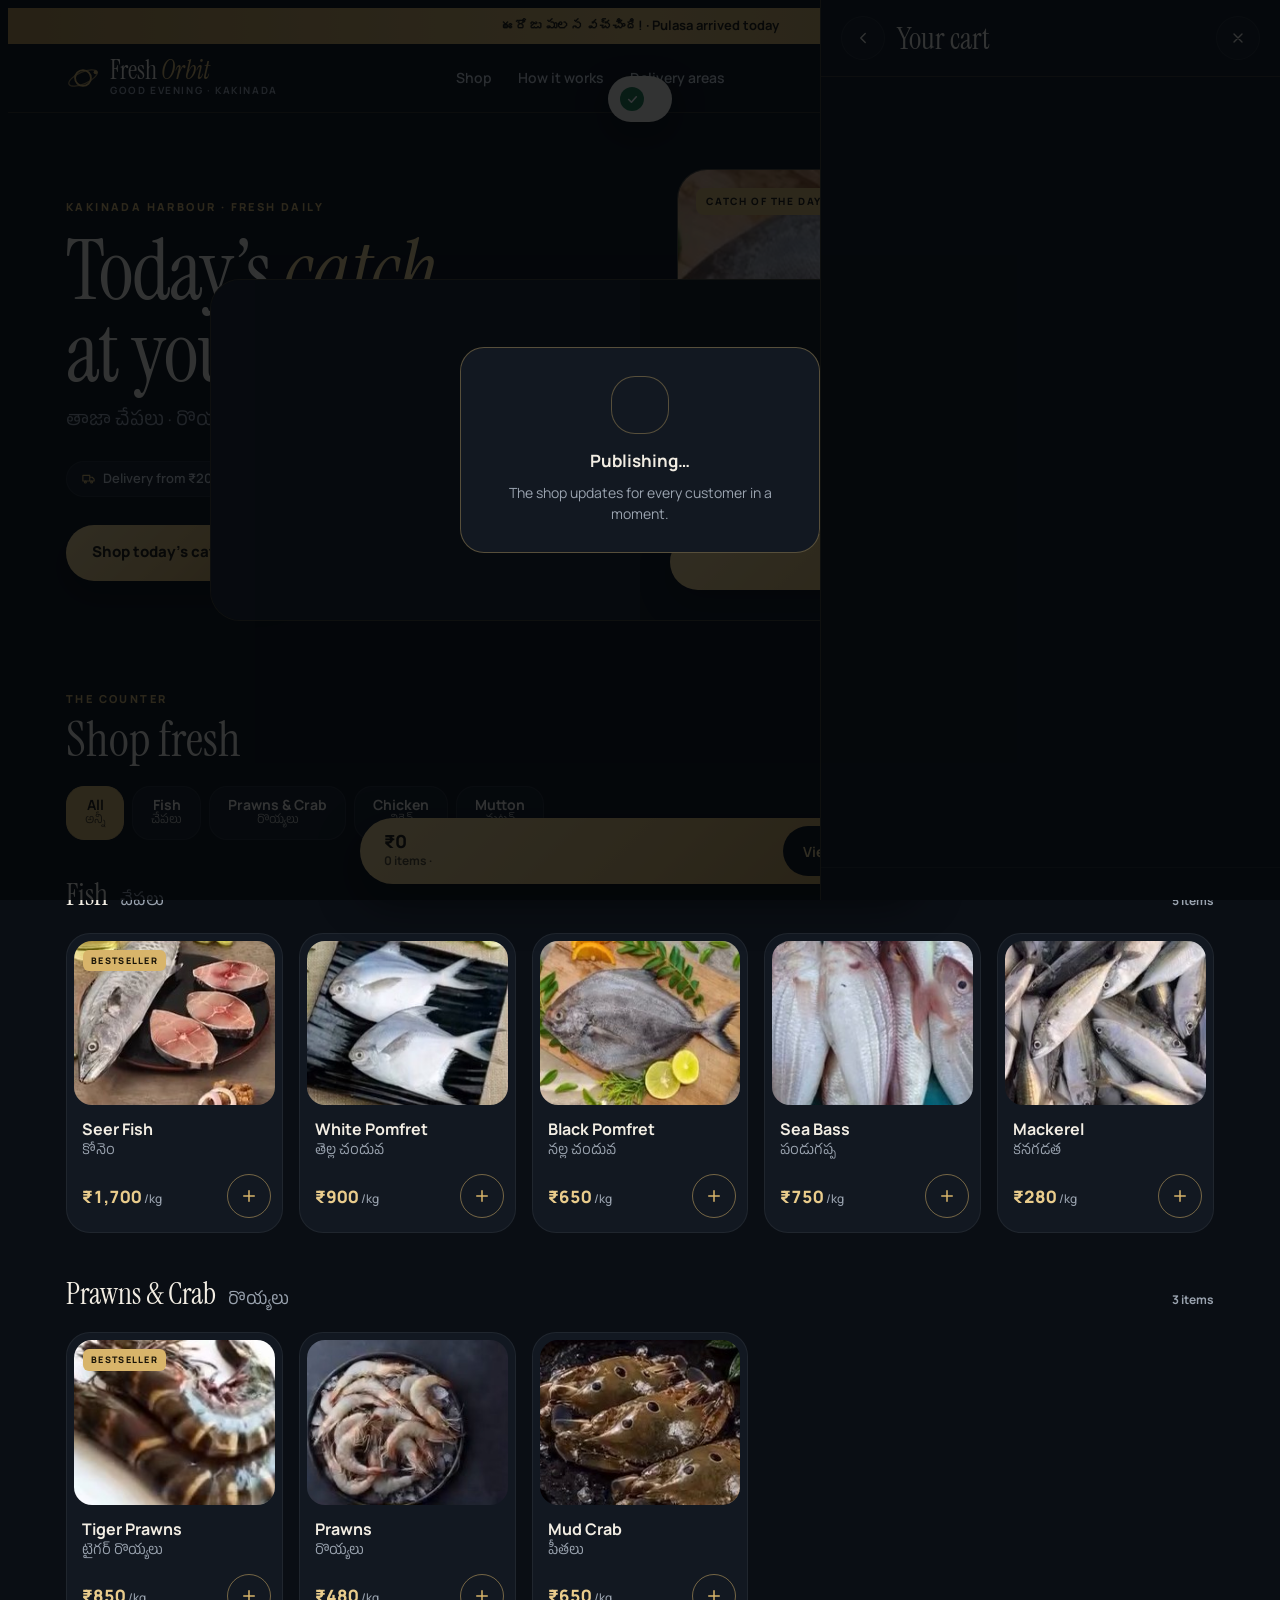
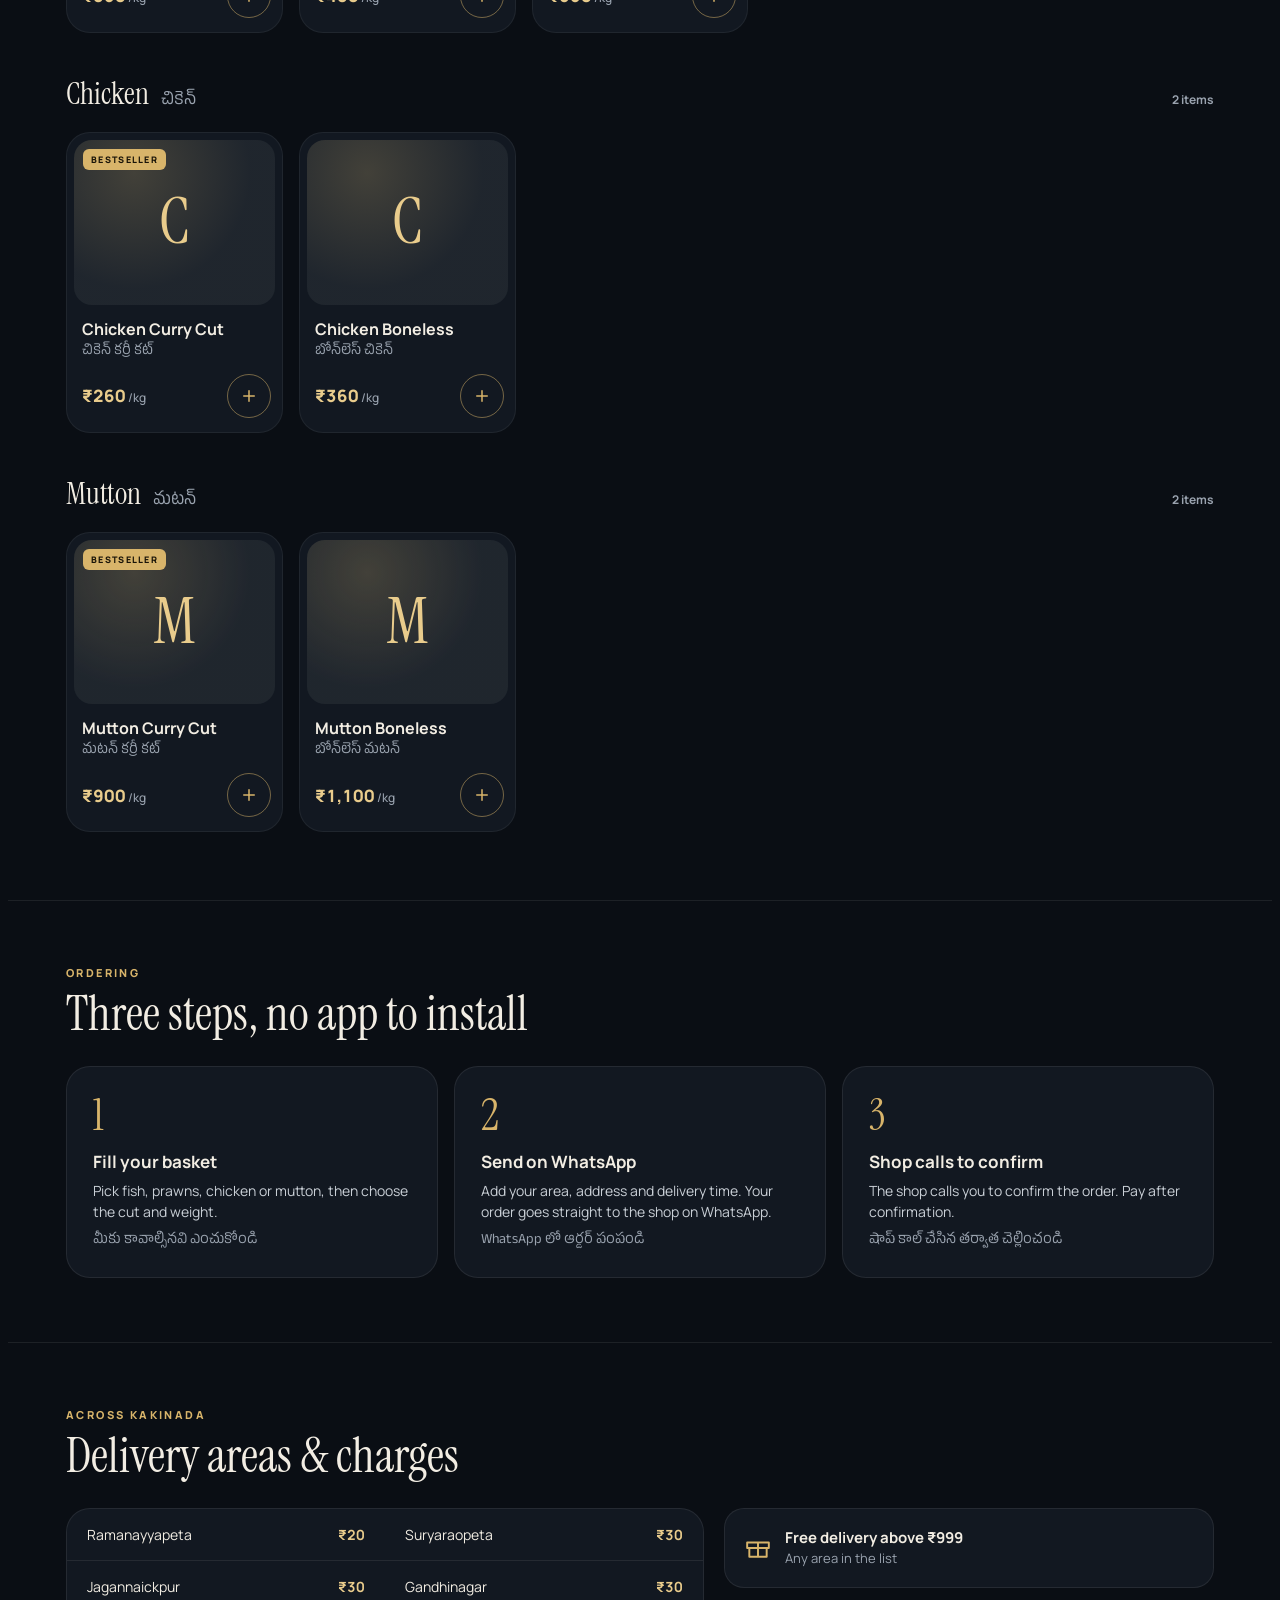
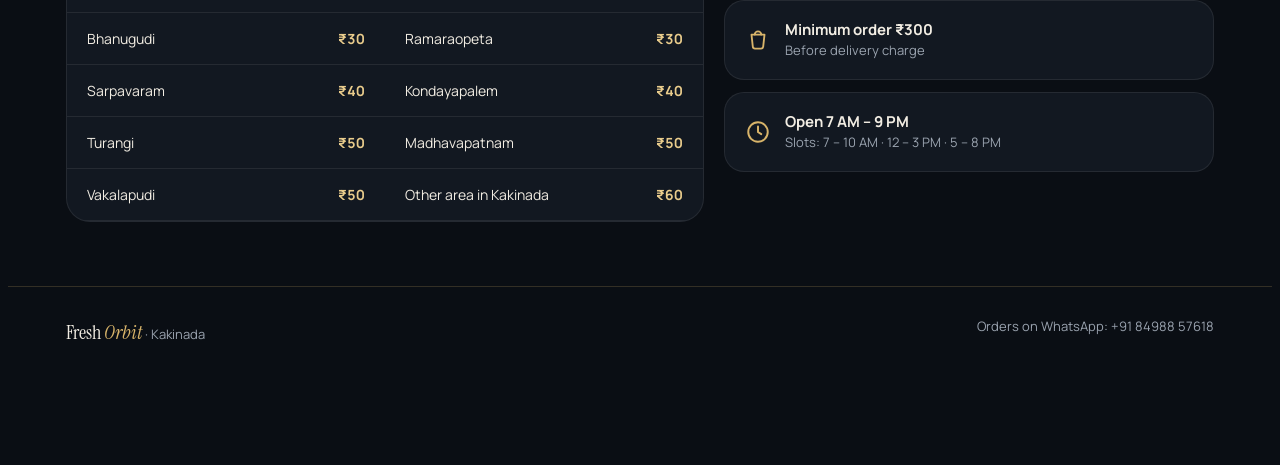
<file: claude-link-version.html>
<title>Fresh Orbit Kakinada</title>
<meta name="claude:viewport-fit-sides" content="cover">
<link rel="preconnect" href="https://fonts.googleapis.com">
<link rel="stylesheet" href="https://fonts.googleapis.com/css2?family=Instrument+Serif:ital@0;1&family=Manrope:wght@400;500;600;700;800&family=Anek+Telugu:wght@400;500;600&display=swap">
<style id="fo-style">
/* Layout: harbour-night storefront — sticky header, split hero, filterable product grid, cart drawer that becomes checkout, owner console overlay */
:root{
  --ink:#0A0E14; --surface:#121821; --raised:#18202B; --line:rgba(255,255,255,0.08);
  --text:#F2EDE3; --muted:#9AA3AF; --soft:#C9CFD6;
  --gold:#D8B46A; --gold-hi:#E9CC8C; --gold-lo:#B8924A; --gold-ink:#1A1408;
  --wa:#25D366; --wa-ink:#052E16; --ok:#4ADE80; --ok-deep:#1F7A4D; --warn:#F5B84A; --danger:#F87171;
  --display:'Instrument Serif',Georgia,'Times New Roman',serif;
  --body:'Manrope',system-ui,-apple-system,'Segoe UI',sans-serif;
  --telugu:'Anek Telugu','Noto Sans Telugu','Nirmala UI',sans-serif;
  color-scheme:dark;
}
*{box-sizing:border-box}
html{scroll-behavior:smooth}
@media (prefers-reduced-motion:reduce){html{scroll-behavior:auto}*{transition:none!important;animation:none!important}}
body{background:var(--ink);color:var(--text);font-family:var(--body);font-size:15px;line-height:1.5;-webkit-font-smoothing:antialiased}
body::before{content:"";position:fixed;inset:0 0 auto;height:env(safe-area-inset-top,0px);z-index:60;background:var(--ink)}
a{color:inherit}
button,input,select,textarea{font:inherit;color:inherit}
button{cursor:pointer}
button:disabled{cursor:not-allowed}
:focus-visible{outline:2px solid var(--gold-hi);outline-offset:2px}
.te{font-family:var(--telugu)}
.wrap{max-width:1180px;margin:0 auto;padding-left:max(16px,env(safe-area-inset-left,0px));padding-right:max(16px,env(safe-area-inset-right,0px))}
.serif{font-family:var(--display);font-weight:400}
.eyebrow{font-size:11px;font-weight:800;letter-spacing:2.4px;text-transform:uppercase;color:var(--gold)}
.sr{position:absolute;width:1px;height:1px;overflow:hidden;clip:rect(0 0 0 0);white-space:nowrap}

.announce{background:linear-gradient(90deg,var(--gold-lo),var(--gold),var(--gold-lo));color:var(--gold-ink);font-size:13px;font-weight:700;text-align:center}
.announce .wrap{padding-block:8px}
.closed{background:#3A2A10;color:var(--warn);font-size:13px;font-weight:700;text-align:center;border-bottom:1px solid rgba(245,184,74,0.35)}
.closed .wrap{padding-block:10px}

header.top{position:sticky;top:env(safe-area-inset-top,0px);z-index:40;background:rgba(10,14,20,0.92);backdrop-filter:blur(14px);-webkit-backdrop-filter:blur(14px);border-bottom:1px solid rgba(216,180,106,0.2)}
header.top .wrap{display:flex;align-items:center;justify-content:space-between;gap:12px;padding-block:12px}
.brand{display:flex;align-items:center;gap:10px;text-decoration:none;min-width:0}
.brand b{font-family:var(--display);font-weight:400;font-size:26px;line-height:1;white-space:nowrap}
.brand i{color:var(--gold)}
.brand small{display:block;font-size:10px;font-weight:700;letter-spacing:1.6px;text-transform:uppercase;color:var(--muted);white-space:nowrap}
nav.links{display:flex;gap:26px;font-size:14px;font-weight:600;color:var(--soft)}
nav.links a{text-decoration:none}
nav.links a:hover{color:var(--gold-hi)}
.hdr-actions{display:flex;gap:8px;align-items:center}
.pill-btn{height:44px;padding:0 14px;border-radius:22px;border:1px solid var(--line);background:var(--surface);display:flex;align-items:center;gap:8px;font-size:13px;font-weight:700;white-space:nowrap}
.pill-btn:hover{border-color:rgba(216,180,106,0.5)}
.pill-gold{background:rgba(216,180,106,0.14);border-color:rgba(216,180,106,0.55);color:var(--gold-hi)}
.badge{min-width:20px;height:20px;padding:0 5px;border-radius:10px;background:var(--gold);color:var(--gold-ink);font-size:11px;font-weight:800;display:inline-flex;align-items:center;justify-content:center}
@media (max-width:900px){nav.links{display:none}}
@media (max-width:420px){.brand small{display:none}.brand b{font-size:22px}.pill-btn{padding:0 11px}}

.hero .wrap{display:grid;grid-template-columns:1.05fr 1fr;gap:48px;align-items:center;padding-block:56px 40px}
.hero h1{font-family:var(--display);font-weight:400;font-size:clamp(44px,7vw,84px);line-height:0.98;letter-spacing:-1px;margin:14px 0 14px;text-wrap:balance}
.hero h1 em{color:var(--gold-hi)}
.hero .te-line{font-size:19px;color:var(--muted);margin:0}
.facts{display:flex;flex-wrap:wrap;gap:8px;margin:24px 0 28px}
.fact{display:flex;align-items:center;gap:7px;height:36px;padding:0 14px;border-radius:18px;background:var(--surface);border:1px solid var(--line);font-size:13px;font-weight:600;color:var(--soft)}
.fact svg{color:var(--gold)}
.cta-row{display:flex;flex-wrap:wrap;gap:12px}
.btn-gold{height:56px;padding:0 26px;border-radius:28px;border:0;background:linear-gradient(135deg,var(--gold-hi),var(--gold) 55%,var(--gold-lo));color:var(--gold-ink);font-size:15px;font-weight:800;display:inline-flex;align-items:center;justify-content:center;gap:10px;text-decoration:none;box-shadow:0 14px 30px rgba(0,0,0,0.4)}
.btn-gold:hover{filter:brightness(1.06)}
.btn-gold:disabled{opacity:.5;filter:none}
.btn-ghost{height:56px;padding:0 24px;border-radius:28px;border:1px solid rgba(255,255,255,0.14);background:transparent;font-size:15px;font-weight:700;display:inline-flex;align-items:center;justify-content:center;gap:8px;text-decoration:none}
.btn-ghost:hover{border-color:var(--gold)}
.feature{position:relative;display:block;width:100%;padding:0;text-align:left;border-radius:30px;overflow:hidden;border:1px solid rgba(216,180,106,0.3);aspect-ratio:4/3.3;max-width:100%;background:var(--surface)}
.feature img,.feature .mono{width:100%;height:100%;object-fit:cover;display:flex}
.feature::after{content:"";position:absolute;inset:0;background:linear-gradient(180deg,rgba(10,14,20,0) 40%,rgba(10,14,20,0.92) 100%)}
.feature .cap{position:absolute;left:24px;right:24px;bottom:22px;z-index:1;display:flex;align-items:flex-end;justify-content:space-between;gap:16px}
.feature .tag{position:absolute;top:18px;left:18px;z-index:1;font-size:10px;font-weight:800;letter-spacing:1.6px;text-transform:uppercase;background:var(--gold);color:var(--gold-ink);padding:6px 10px;border-radius:8px}
.feature .nm{font-family:var(--display);font-size:36px;line-height:1}
.feature .price{font-size:22px;font-weight:800;color:var(--gold-hi);white-space:nowrap}
.feature .price span{font-size:13px;font-weight:500;color:var(--muted)}
@media (max-width:860px){.hero .wrap{grid-template-columns:1fr;gap:28px;padding-block:32px 24px}}

.shop{padding-block:40px 30px}
.shop-head{display:flex;flex-wrap:wrap;align-items:flex-end;justify-content:space-between;gap:16px;margin-bottom:22px}
.shop-head h2{font-family:var(--display);font-weight:400;font-size:clamp(34px,4.5vw,48px);line-height:1;margin:8px 0 0}
.search{height:52px;width:min(380px,100%);display:flex;align-items:center;gap:10px;padding:0 18px;border-radius:26px;background:var(--surface);border:1px solid var(--line)}
.search:focus-within{border-color:var(--gold)}
.search input{flex:1;min-width:0;border:0;background:transparent;outline:0;font-size:14px}
.search input::placeholder{color:#7C8794}
.cats{display:flex;gap:8px;overflow-x:auto;padding-bottom:6px;margin-bottom:26px;scrollbar-width:none}
.cats::-webkit-scrollbar{display:none}
.cat{flex:0 0 auto;min-height:54px;padding:6px 18px;border-radius:18px;border:1px solid var(--line);background:var(--surface);display:flex;flex-direction:column;align-items:center;justify-content:center;line-height:1.2}
.cat b{font-size:14px}
.cat span{font-size:12px;opacity:0.75}
.cat[aria-pressed="true"]{background:var(--gold);border-color:var(--gold);color:var(--gold-ink)}
.group{margin-bottom:38px}
.group-title{display:flex;align-items:baseline;gap:12px;margin:0 0 16px;flex-wrap:wrap}
.group-title h3{font-family:var(--display);font-weight:400;font-size:30px;margin:0}
.group-title .sub{color:var(--muted);font-size:17px}
.group-title .count{margin-left:auto;font-size:12px;font-weight:700;color:var(--muted)}
.grid{display:grid;grid-template-columns:repeat(auto-fill,minmax(200px,1fr));gap:16px}
@media (max-width:480px){.grid{grid-template-columns:repeat(2,minmax(0,1fr));gap:12px}}
.card{background:var(--surface);border:1px solid rgba(255,255,255,0.06);border-radius:24px;padding:7px 7px 14px;display:flex;flex-direction:column;gap:12px;transition:border-color .2s,transform .2s;min-width:0}
.card:hover{border-color:rgba(216,180,106,0.4);transform:translateY(-2px)}
.card .ph{position:relative;display:block;width:100%;aspect-ratio:1/0.82;border-radius:18px;overflow:hidden;border:0;padding:0;background:var(--raised)}
.card .ph img{width:100%;height:100%;object-fit:cover;display:block;transition:transform .5s}
.card:hover .ph img{transform:scale(1.04)}
.mono{width:100%;height:100%;display:flex;align-items:center;justify-content:center;background:radial-gradient(circle at 30% 20%,rgba(216,180,106,0.22),rgba(216,180,106,0.04) 60%),var(--raised);font-family:var(--display);font-size:64px;color:var(--gold-hi)}
.best{position:absolute;top:9px;left:9px;font-size:9px;font-weight:800;letter-spacing:1.3px;text-transform:uppercase;background:var(--gold);color:var(--gold-ink);padding:4px 8px;border-radius:6px}
.out{position:absolute;inset:0;background:rgba(10,14,20,0.72);display:flex;align-items:center;justify-content:center;font-size:12px;font-weight:800;letter-spacing:1.4px;text-transform:uppercase;color:var(--text)}
.card .meta{padding:0 8px;display:flex;flex-direction:column;min-width:0}
.card .meta b{font-size:16px;overflow-wrap:anywhere}
.card .meta .alt{font-size:14px;color:var(--muted)}
.card .foot{padding:0 4px 0 8px;display:flex;align-items:center;justify-content:space-between;gap:8px}
.price-tag{font-size:17px;font-weight:800;color:var(--gold-hi);font-variant-numeric:tabular-nums}
.price-tag small{font-size:12px;font-weight:500;color:var(--muted)}
.add{width:44px;height:44px;flex:0 0 auto;border-radius:22px;border:1px solid rgba(216,180,106,0.5);background:transparent;color:var(--gold);display:flex;align-items:center;justify-content:center}
.add:hover:not(:disabled){background:var(--gold);color:var(--gold-ink)}
.add:disabled{opacity:.35}
.in-cart{height:44px;padding:0 12px;border-radius:22px;background:rgba(216,180,106,0.14);border:1px solid rgba(216,180,106,0.45);color:var(--gold-hi);font-size:12px;font-weight:800;display:flex;align-items:center;gap:6px;white-space:nowrap}
.empty{padding:40px;text-align:center;color:var(--muted);border:1px dashed var(--line);border-radius:22px}

.band{border-top:1px solid var(--line)}
.band .wrap{padding-block:64px}
.band h2{font-family:var(--display);font-weight:400;font-size:clamp(34px,4.5vw,48px);line-height:1;margin:8px 0 28px;text-wrap:balance}
.steps{display:grid;grid-template-columns:repeat(3,minmax(0,1fr));gap:16px}
@media (max-width:760px){.steps{grid-template-columns:1fr}}
.step{padding:26px;border-radius:24px;background:var(--surface);border:1px solid var(--line)}
.step .n{font-family:var(--display);font-size:44px;line-height:1;color:var(--gold)}
.step h3{margin:12px 0 6px;font-size:17px}
.step p{margin:0;color:var(--soft);font-size:14px}
.step .te{display:block;margin-top:8px;color:var(--muted);font-size:14px}
.areas-layout{display:grid;grid-template-columns:1.3fr 1fr;gap:20px;align-items:start}
@media (max-width:860px){.areas-layout{grid-template-columns:1fr}}
.area-list{display:grid;grid-template-columns:repeat(2,minmax(0,1fr));background:var(--surface);border:1px solid var(--line);border-radius:24px;overflow:hidden}
@media (max-width:480px){.area-list{grid-template-columns:1fr}}
.area-list div{display:flex;justify-content:space-between;gap:10px;padding:15px 20px;border-bottom:1px solid var(--line);font-size:14px}
.area-list div b{color:var(--gold-hi);font-variant-numeric:tabular-nums}
.rules{display:flex;flex-direction:column;gap:12px}
.rule{display:flex;gap:14px;align-items:center;padding:18px 20px;border-radius:20px;background:var(--surface);border:1px solid var(--line)}
.rule svg{flex:0 0 auto;color:var(--gold)}
.rule b{display:block;font-size:15px}
.rule span{font-size:13px;color:var(--muted)}
footer{border-top:1px solid rgba(216,180,106,0.2)}
footer .wrap{padding-block:30px 110px;display:flex;flex-wrap:wrap;justify-content:space-between;gap:16px;color:var(--muted);font-size:13px}

.cartbar{position:fixed;left:max(16px,env(safe-area-inset-left,0px));right:max(16px,env(safe-area-inset-right,0px));bottom:calc(16px + env(safe-area-inset-bottom,0px));z-index:45;max-width:560px;margin:0 auto;height:66px;border-radius:33px;border:0;background:linear-gradient(135deg,var(--gold-hi),var(--gold) 55%,var(--gold-lo));color:var(--gold-ink);display:flex;align-items:center;justify-content:space-between;gap:10px;padding:0 8px 0 24px;box-shadow:0 18px 40px rgba(0,0,0,0.55);text-align:left}
.cartbar > span:first-child{min-width:0;overflow:hidden}
.cartbar .t{font-size:18px;font-weight:800;line-height:1.1}
.cartbar .s{font-size:12px;font-weight:700;opacity:0.72;white-space:nowrap;overflow:hidden;text-overflow:ellipsis;display:block}
.cartbar .go{flex:0 0 auto;height:50px;padding:0 20px;border-radius:25px;background:var(--ink);color:var(--gold-hi);font-size:14px;font-weight:700;display:flex;align-items:center;gap:8px}

.scrim{position:fixed;inset:0;z-index:70;background:rgba(3,5,8,0.66);backdrop-filter:blur(4px);-webkit-backdrop-filter:blur(4px)}
.modal{position:fixed;z-index:80;left:50%;top:50%;transform:translate(-50%,-50%);width:min(860px,calc(100% - 32px));max-height:calc(100% - 48px);overflow:auto;background:#0F141C;border:1px solid rgba(216,180,106,0.25);border-radius:30px;display:grid;grid-template-columns:1fr 1fr}
.modal .mimg{position:relative;min-height:340px;background:var(--raised)}
.modal .mimg img,.modal .mimg .mono{position:absolute;inset:0;width:100%;height:100%;object-fit:cover}
.modal .mbody{padding:30px;display:flex;flex-direction:column;gap:18px;min-width:0}
.xbtn{position:absolute;top:14px;right:14px;z-index:2;width:44px;height:44px;border-radius:22px;border:1px solid rgba(255,255,255,0.18);background:rgba(10,14,20,0.7);display:flex;align-items:center;justify-content:center}
.label{font-size:12px;font-weight:800;letter-spacing:1.4px;text-transform:uppercase;color:var(--muted);margin-bottom:8px;display:block}
.seg{display:grid;gap:6px;padding:5px;background:var(--ink);border:1px solid var(--line);border-radius:18px}
.seg button{min-height:44px;border-radius:14px;border:0;background:transparent;color:var(--soft);font-size:13px;font-weight:700;padding:4px 6px}
.seg button[aria-pressed="true"]{background:var(--gold);color:var(--gold-ink)}
.wts{display:grid;grid-template-columns:repeat(4,minmax(0,1fr));gap:8px}
.wts button{height:58px;border-radius:16px;border:1px solid var(--line);background:var(--surface);display:flex;flex-direction:column;align-items:center;justify-content:center;line-height:1.25}
.wts button b{font-size:14px}
.wts button span{font-size:11px;color:var(--muted)}
.wts button[aria-pressed="true"]{border:1.5px solid var(--gold);background:rgba(216,180,106,0.14)}
@media (max-width:700px){
  .modal{left:0;right:0;top:auto;bottom:0;transform:none;width:100%;max-height:92%;border-radius:28px 28px 0 0;grid-template-columns:1fr;padding-bottom:env(safe-area-inset-bottom,0px)}
  .modal .mimg{min-height:240px}
  .modal .mbody{padding:22px max(20px,env(safe-area-inset-left,0px)) 24px}
}

.drawer{position:fixed;z-index:80;top:0;right:0;bottom:0;width:min(460px,100%);background:#0F141C;border-left:1px solid rgba(216,180,106,0.25);display:flex;flex-direction:column;padding-top:env(safe-area-inset-top,0px);padding-bottom:env(safe-area-inset-bottom,0px);padding-right:env(safe-area-inset-right,0px)}
.dhead{display:flex;align-items:center;gap:12px;padding:16px 20px;border-bottom:1px solid rgba(216,180,106,0.2)}
.dhead h2{font-family:var(--display);font-weight:400;font-size:30px;margin:0;flex:1;line-height:1.1}
.icon-btn{width:44px;height:44px;flex:0 0 auto;border-radius:22px;border:1px solid var(--line);background:var(--surface);display:flex;align-items:center;justify-content:center}
.dbody{flex:1;overflow:auto;padding:18px 20px;display:flex;flex-direction:column;gap:14px}
.dfoot{padding:14px 20px 18px;border-top:1px solid var(--line);display:flex;flex-direction:column;gap:10px}
.line{display:flex;gap:14px;padding:10px;background:var(--surface);border:1px solid rgba(255,255,255,0.06);border-radius:20px}
.line .th{width:76px;height:76px;flex:0 0 auto;border-radius:14px;overflow:hidden}
.line .th img,.line .th .mono{width:100%;height:100%;object-fit:cover;font-size:30px}
.line .info{flex:1;min-width:0;display:flex;flex-direction:column;justify-content:space-between;gap:6px}
.line .row{display:flex;justify-content:space-between;gap:8px}
.line b{font-size:15px}
.line .sub{font-size:12px;color:var(--muted)}
.stepper{align-self:flex-start;display:flex;align-items:center;background:var(--ink);border:1px solid var(--line);border-radius:22px}
.stepper button{width:44px;height:38px;border:0;background:transparent;color:var(--gold);display:flex;align-items:center;justify-content:center}
.stepper span{min-width:58px;text-align:center;font-size:13px;font-weight:800;font-variant-numeric:tabular-nums}
.progress{padding:16px;border-radius:18px;background:rgba(216,180,106,0.08);border:1px solid rgba(216,180,106,0.25);display:flex;flex-direction:column;gap:10px;font-size:13px;font-weight:600;color:var(--gold-hi)}
.bar{height:6px;border-radius:3px;background:rgba(255,255,255,0.08);overflow:hidden}
.bar i{display:block;height:100%;border-radius:3px;background:linear-gradient(90deg,var(--gold-lo),var(--gold-hi));transition:width .3s}
.sum{display:flex;flex-direction:column;gap:8px;font-size:14px}
.sum div{display:flex;justify-content:space-between;gap:10px;font-variant-numeric:tabular-nums}
.sum .k{color:var(--muted)}
.sum .total{padding-top:10px;border-top:1px solid var(--line);align-items:baseline}
.sum .total .k{font-family:var(--display);font-size:24px;color:var(--text)}
.sum .total b{font-size:24px;color:var(--gold-hi)}
.field{display:flex;flex-direction:column;gap:7px;min-width:0}
.field > span{font-size:12px;font-weight:800;letter-spacing:1.2px;text-transform:uppercase;color:var(--muted)}
.field > span.money,.field > span.phone{font-size:15px;font-weight:400;letter-spacing:0;text-transform:none;color:var(--text)}
.field input,.field textarea,.field select{min-height:50px;padding:12px 16px;border-radius:14px;border:1px solid rgba(255,255,255,0.1);background:var(--surface);font-size:15px;outline:0;resize:vertical;width:100%;min-width:0}
.field input:focus,.field textarea:focus,.field select:focus{border-color:var(--gold)}
.field input::placeholder,.field textarea::placeholder{color:#7C8794}
.err{font-size:12px;color:var(--warn);font-weight:600;font-style:normal}
.phone{display:flex;align-items:center;border-radius:14px;border:1px solid rgba(255,255,255,0.1);background:var(--surface);overflow:hidden}
.phone:focus-within{border-color:var(--gold)}
.phone b{padding:0 14px;align-self:stretch;display:flex;align-items:center;border-right:1px solid var(--line);color:var(--soft)}
.phone input{border:0!important;flex:1;min-width:0;background:transparent}
.area-pick{display:grid;grid-template-columns:repeat(2,minmax(0,1fr));gap:8px}
.area-pick button{min-height:50px;padding:8px 12px;border-radius:14px;border:1px solid var(--line);background:var(--surface);display:flex;justify-content:space-between;align-items:center;gap:6px;text-align:left;font-size:13px;font-weight:600;line-height:1.2;min-width:0}
.area-pick button b{font-size:12px;color:var(--muted);flex:0 0 auto}
.area-pick button[aria-pressed="true"]{border:1.5px solid var(--gold);background:rgba(216,180,106,0.14)}
.area-pick button[aria-pressed="true"] b{color:var(--gold-hi)}
.btn-wa{height:60px;border-radius:30px;border:0;background:var(--wa);color:var(--wa-ink);font-size:16px;font-weight:800;display:flex;align-items:center;justify-content:center;gap:10px;text-decoration:none;width:100%}
.btn-wa:hover{filter:brightness(1.05)}
.btn-wa:disabled{opacity:.45}
.note{font-size:12px;color:var(--muted);text-align:center}
.msgbox{white-space:pre-wrap;font-size:13px;line-height:1.55;background:var(--surface);border:1px solid var(--line);border-radius:16px;padding:14px;color:var(--soft);max-height:240px;overflow:auto;overflow-wrap:anywhere}
.done-ico{width:64px;height:64px;border-radius:32px;background:rgba(37,211,102,0.14);border:1px solid rgba(37,211,102,0.4);display:flex;align-items:center;justify-content:center;color:var(--wa)}
.toast{position:fixed;z-index:120;left:50%;top:calc(76px + env(safe-area-inset-top,0px));transform:translateX(-50%);min-height:46px;padding:8px 18px 8px 12px;border-radius:23px;background:var(--text);color:var(--ink);display:flex;align-items:center;gap:10px;font-size:13px;font-weight:700;box-shadow:0 14px 30px rgba(0,0,0,0.5);max-width:calc(100% - 32px)}
.toast i{width:24px;height:24px;flex:0 0 auto;border-radius:12px;background:var(--ok-deep);display:flex;align-items:center;justify-content:center;color:#fff}

/* ---------- owner console ---------- */
.admin{position:fixed;inset:0;z-index:100;background:var(--ink);overflow:auto;padding-top:env(safe-area-inset-top,0px)}
.ahead{position:sticky;top:0;z-index:2;background:rgba(10,14,20,0.95);backdrop-filter:blur(12px);-webkit-backdrop-filter:blur(12px);border-bottom:1px solid rgba(216,180,106,0.2)}
.ahead .wrap{display:flex;flex-wrap:wrap;align-items:center;gap:12px;padding-block:14px;max-width:980px}
#aClose{order:3}
.atabs{order:2}
@media (max-width:700px){#aClose{order:2}.atabs{order:3;max-width:none}}
.ahead h2{font-family:var(--display);font-weight:400;font-size:30px;margin:0;line-height:1.1;flex:1;min-width:0}
.atabs{display:grid;grid-template-columns:repeat(2,minmax(0,1fr));gap:6px;padding:5px;background:var(--surface);border:1px solid var(--line);border-radius:20px;width:100%;max-width:420px}
.atabs button{height:44px;border-radius:15px;border:0;background:transparent;color:var(--soft);font-size:14px;font-weight:700}
.atabs button[aria-pressed="true"]{background:var(--gold);color:var(--gold-ink);font-weight:800}
.abody{max-width:980px;padding-block:20px 140px;display:flex;flex-direction:column;gap:14px}
.acard{background:var(--surface);border:1px solid var(--line);border-radius:22px;padding:18px;display:flex;flex-direction:column;gap:14px;min-width:0}
.acard h3{font-family:var(--display);font-weight:400;font-size:24px;margin:0}
.acard .hint{font-size:13px;color:var(--muted);margin:-8px 0 0}
.arow{display:grid;grid-template-columns:76px minmax(0,1fr) auto;gap:14px;align-items:start}
@media (max-width:640px){.arow{grid-template-columns:64px minmax(0,1fr)}.arow .atoggles{grid-column:1 / -1;flex-direction:row}}
.athumb{position:relative;width:76px;height:76px;border-radius:16px;overflow:hidden;border:1px dashed rgba(216,180,106,0.5);background:var(--raised);padding:0;display:block}
@media (max-width:640px){.athumb{width:64px;height:64px}}
.athumb img,.athumb .mono{width:100%;height:100%;object-fit:cover;font-size:30px}
.athumb span.cam{position:absolute;right:4px;bottom:4px;width:24px;height:24px;border-radius:12px;background:rgba(10,14,20,0.85);display:flex;align-items:center;justify-content:center;color:var(--gold-hi)}
.afields{display:grid;grid-template-columns:repeat(2,minmax(0,1fr));gap:10px;min-width:0}
@media (max-width:520px){.afields{grid-template-columns:1fr}}
.afields .field > span,.ad .field > span{font-size:11px;letter-spacing:1px}
.afields .field input,.afields .field select,.ad .field input,.ad .field select,.ad .field textarea{min-height:44px;padding:9px 12px;font-size:14px;background:var(--ink)}
.money{display:flex;align-items:center;border-radius:14px;border:1px solid rgba(255,255,255,0.1);background:var(--ink);padding:0 12px;min-height:44px}
.money:focus-within{border-color:var(--gold)}
.money input{border:0!important;background:transparent!important;min-height:42px!important;padding:0 6px!important;flex:1;min-width:0;font-weight:800;color:var(--gold-hi)}
.money em{font-style:normal;font-size:12px;color:var(--muted)}
.atoggles{display:flex;flex-direction:column;gap:8px}
.tgl{display:flex;align-items:center;gap:10px;min-height:44px;padding:0 4px;border:0;background:transparent;font-size:13px;font-weight:700;color:var(--soft);white-space:nowrap}
.tgl .trk{width:46px;height:28px;border-radius:14px;background:rgba(255,255,255,0.14);position:relative;flex:0 0 auto;transition:background .2s}
.tgl .trk::after{content:"";position:absolute;top:3px;left:3px;width:22px;height:22px;border-radius:11px;background:var(--muted);transition:left .2s,background .2s}
.tgl[aria-checked="true"] .trk{background:var(--ok-deep)}
.tgl[aria-checked="true"] .trk::after{left:21px;background:#fff}
.amore{grid-column:1 / -1}
.amore summary{cursor:pointer;font-size:13px;font-weight:700;color:var(--gold-hi);min-height:36px;display:flex;align-items:center;list-style:none}
.amore summary::-webkit-details-marker{display:none}
.amore[open] summary{margin-bottom:10px}
.ad{display:grid;grid-template-columns:repeat(2,minmax(0,1fr));gap:10px}
@media (max-width:520px){.ad{grid-template-columns:1fr}}
.ad .wide{grid-column:1 / -1}
.lnk{border:0;background:transparent;font-size:13px;font-weight:700;color:var(--soft);min-height:40px;padding:0 6px;text-decoration:underline;text-underline-offset:3px}
.lnk.danger{color:var(--danger)}
.out-row{opacity:.62}
.alist{display:flex;flex-direction:column;gap:8px}
.aline{display:grid;grid-template-columns:minmax(0,1fr) 110px 44px;gap:8px;align-items:center}
.aline input{min-height:44px;padding:9px 12px;border-radius:12px;border:1px solid rgba(255,255,255,0.1);background:var(--ink);font-size:14px;outline:0;width:100%;min-width:0}
.aline input:focus{border-color:var(--gold)}
.aline.slot{grid-template-columns:minmax(0,1fr) 44px}
.xsm{width:44px;height:44px;border-radius:12px;border:0;background:transparent;color:var(--muted);display:flex;align-items:center;justify-content:center}
.xsm:hover{color:var(--danger)}
.dashed{min-height:46px;border-radius:14px;border:1px dashed rgba(216,180,106,0.5);background:transparent;color:var(--gold);font-size:14px;font-weight:700}
.two{display:grid;grid-template-columns:repeat(2,minmax(0,1fr));gap:10px}
@media (max-width:520px){.two{grid-template-columns:1fr}}
.savebar{position:fixed;left:0;right:0;bottom:0;z-index:105;background:rgba(15,20,28,0.97);border-top:1px solid rgba(216,180,106,0.3);padding-bottom:env(safe-area-inset-bottom,0px)}
.savebar .wrap{max-width:980px;display:flex;align-items:center;gap:10px;padding-block:12px;flex-wrap:wrap}
.savebar .msg{flex:1;min-width:160px;font-size:13px;font-weight:600;color:var(--muted)}
.savebar .msg.dirty{color:var(--warn)}
.savebar .btn-gold,.savebar .btn-ghost{height:50px}
.busy{position:fixed;inset:0;z-index:130;background:rgba(3,5,8,0.8);display:flex;align-items:center;justify-content:center;padding:24px}
.busy div{max-width:360px;text-align:center;background:var(--surface);border:1px solid rgba(216,180,106,0.35);border-radius:24px;padding:28px}
.spin{width:40px;height:40px;margin:0 auto 14px;border-radius:20px;border:3px solid rgba(216,180,106,0.25);border-top-color:var(--gold);animation:sp 0.9s linear infinite}
@keyframes sp{to{transform:rotate(360deg)}}
.confirm-del{display:flex;flex-wrap:wrap;gap:8px;align-items:center;font-size:13px;color:var(--danger);font-weight:700}
.confirm-del button{min-height:40px;padding:0 14px;border-radius:12px;font-size:13px;font-weight:800}
</style>

<div id="fo-app"></div>

<script id="fo-imgs">window.FO_IMGS={"seer": "[data-uri]", "whitepomfret": "[data-uri]", "blackpomfret": "[data-uri]", "seabass": "[data-uri]", "mackerel": "[data-uri]", "tigerprawns": "[data-uri]", "prawns": "[data-uri]", "crab": "[data-uri]", "hero_pomfret": "[data-uri]", "hero_prawns": "[data-uri]"};</script>
<script id="fo-data" type="application/json">{"v": 1, "settings": {"whatsapp": "918498857618", "open": true, "banner": "ఈరోజు పులస వచ్చింది! · Pulasa arrived today", "freeAbove": 999, "minOrder": 300, "hours": "7 AM – 9 PM", "slots": ["7 – 10 AM", "12 – 3 PM", "5 – 8 PM"], "featured": "bpom", "areas": [{"name": "Ramanayyapeta", "fee": 20}, {"name": "Suryaraopeta", "fee": 30}, {"name": "Jagannaickpur", "fee": 30}, {"name": "Gandhinagar", "fee": 30}, {"name": "Bhanugudi", "fee": 30}, {"name": "Ramaraopeta", "fee": 30}, {"name": "Sarpavaram", "fee": 40}, {"name": "Kondayapalem", "fee": 40}, {"name": "Turangi", "fee": 50}, {"name": "Madhavapatnam", "fee": 50}, {"name": "Vakalapudi", "fee": 50}, {"name": "Other area in Kakinada", "fee": 60}]}, "products": [{"img": "@seer", "hero": "", "inStock": true, "best": true, "desc": "", "alias": "konemu vanjaram", "cuts": ["Slices", "Whole"], "weights": [0.5, 1, 1.5, 2], "id": "seer", "cat": "fish", "en": "Seer Fish", "te": "కోనెం", "price": 1700}, {"img": "@whitepomfret", "hero": "", "inStock": true, "best": false, "desc": "", "alias": "chanduva", "cuts": ["Cleaned", "Whole"], "weights": [0.5, 1, 1.5, 2], "id": "wpom", "cat": "fish", "en": "White Pomfret", "te": "తెల్ల చందువ", "price": 900}, {"img": "@blackpomfret", "hero": "@hero_pomfret", "inStock": true, "best": false, "desc": "Firm and rich. Great for tawa fry.", "alias": "chanduva", "cuts": ["Cleaned", "Whole"], "weights": [0.5, 1, 1.5, 2], "id": "bpom", "cat": "fish", "en": "Black Pomfret", "te": "నల్ల చందువ", "price": 650}, {"img": "@seabass", "hero": "", "inStock": true, "best": false, "desc": "", "alias": "pandugappa", "cuts": ["Cleaned", "Whole"], "weights": [0.5, 1, 1.5, 2], "id": "bass", "cat": "fish", "en": "Sea Bass", "te": "పండుగప్ప", "price": 750}, {"img": "@mackerel", "hero": "", "inStock": true, "best": false, "desc": "", "alias": "kanagadata", "cuts": ["Cleaned", "Whole"], "weights": [0.5, 1, 1.5, 2], "id": "mack", "cat": "fish", "en": "Mackerel", "te": "కనగడత", "price": 280}, {"img": "@tigerprawns", "hero": "", "inStock": true, "best": true, "desc": "", "alias": "royyalu", "cuts": ["Cleaned & deveined", "Whole"], "weights": [0.25, 0.5, 1, 2], "id": "tiger", "cat": "prawn", "en": "Tiger Prawns", "te": "టైగర్ రొయ్యలు", "price": 850}, {"img": "@prawns", "hero": "@hero_prawns", "inStock": true, "best": false, "desc": "Medium size, 40 to 50 per kg.", "alias": "royyalu", "cuts": ["Cleaned & deveined", "Whole"], "weights": [0.25, 0.5, 1, 2], "id": "prawn", "cat": "prawn", "en": "Prawns", "te": "రొయ్యలు", "price": 480}, {"img": "@crab", "hero": "", "inStock": true, "best": false, "desc": "", "alias": "peethalu", "cuts": ["Cleaned", "Whole"], "weights": [0.5, 1, 1.5, 2], "id": "crab", "cat": "prawn", "en": "Mud Crab", "te": "పీతలు", "price": 650}, {"img": "", "hero": "", "inStock": true, "best": true, "desc": "", "alias": "", "cuts": [], "weights": [0.5, 1, 1.5, 2], "id": "ccc", "cat": "chicken", "en": "Chicken Curry Cut", "te": "చికెన్ కర్రీ కట్", "price": 260, "mono": "C"}, {"img": "", "hero": "", "inStock": true, "best": false, "desc": "", "alias": "", "cuts": [], "weights": [0.5, 1, 1.5, 2], "id": "cbl", "cat": "chicken", "en": "Chicken Boneless", "te": "బోన్‌లెస్ చికెన్", "price": 360, "mono": "C"}, {"img": "", "hero": "", "inStock": true, "best": true, "desc": "", "alias": "", "cuts": [], "weights": [0.5, 1, 1.5, 2], "id": "mcc", "cat": "mutton", "en": "Mutton Curry Cut", "te": "మటన్ కర్రీ కట్", "price": 900, "mono": "M"}, {"img": "", "hero": "", "inStock": true, "best": false, "desc": "", "alias": "", "cuts": [], "weights": [0.5, 1, 1.5, 2], "id": "mbl", "cat": "mutton", "en": "Mutton Boneless", "te": "బోన్‌లెస్ మటన్", "price": 1100, "mono": "M"}]}</script>
<script id="fo-main">
(function () {
'use strict';
/* =====================================================================
   Fresh Orbit — storefront + owner console.
   Shop data lives in the #fo-data block above. The signed-in owner edits
   it in "Manage shop" and "Save & publish" republishes this page with
   the new data, so every customer gets the update.
   ===================================================================== */
const MAIN_SRC = document.getElementById('fo-main').textContent;
const IMGS_SRC = document.getElementById('fo-imgs').textContent;
const STYLE_SRC = document.getElementById('fo-style').textContent;
const IMGS = window.FO_IMGS || {};
let DATA;
try { DATA = JSON.parse(document.getElementById('fo-data').textContent); } catch (e) { DATA = { settings: {}, products: [] }; }
const S = DATA.settings;
const CATS = [
  {id:'all', en:'All', te:'అన్నీ'},
  {id:'fish', en:'Fish', te:'చేపలు'},
  {id:'prawn', en:'Prawns & Crab', te:'రొయ్యలు'},
  {id:'chicken', en:'Chicken', te:'చికెన్'},
  {id:'mutton', en:'Mutton', te:'మటన్'}
];
const I18N = {
  en:{navShop:'Shop',navHow:'How it works',navDelivery:'Delivery areas',heroTitle:'Today’s <em>catch</em>, at your door.',ctaShop:'Shop today’s catch',ctaHow:'How ordering works',catchDay:'Catch of the day',shopEyebrow:'The counter',shopTitle:'Shop fresh',howEyebrow:'Ordering',howTitle:'Three steps, no app to install',delEyebrow:'Across Kakinada',delTitle:'Delivery areas &amp; charges',viewCart:'View cart',fromLbl:'Delivery from',freeLbl:'Free above'},
  te:{navShop:'షాప్',navHow:'ఎలా ఆర్డర్ చేయాలి',navDelivery:'డెలివరీ ప్రాంతాలు',heroTitle:'తాజా <em>చేపలు</em>, మీ ఇంటికే.',ctaShop:'ఇప్పుడే కొనండి',ctaHow:'ఎలా ఆర్డర్ చేయాలి',catchDay:'ఈరోజు ప్రత్యేకం',shopEyebrow:'కౌంటర్',shopTitle:'తాజాగా కొనండి',howEyebrow:'ఆర్డర్',howTitle:'మూడు స్టెప్పులు, యాప్ అవసరం లేదు',delEyebrow:'కాకినాడ అంతటా',delTitle:'డెలివరీ ప్రాంతాలు &amp; ఛార్జీలు',viewCart:'Cart చూడండి',fromLbl:'డెలివరీ',freeLbl:'ఉచితం పైన'}
};

/* ---------- helpers ---------- */
const $ = (id) => document.getElementById(id);
const rupee = (n) => '₹' + Math.round(n).toLocaleString('en-IN');
const kg = (q) => q < 1 ? Math.round(q * 1000) + ' g' : (Number.isInteger(q) ? q : +q.toFixed(2)) + ' kg';
const esc = (s) => String(s == null ? '' : s).replace(/[&<>"']/g, (c) => ({'&':'&amp;','<':'&lt;','>':'&gt;','"':'&quot;',"'":'&#39;'}[c]));
const imgSrc = (ref) => !ref ? '' : ref.charAt(0) === '@' ? (IMGS[ref.slice(1)] || '') : ref;
const ICON = {
  plus:'<svg width="18" height="18" viewBox="0 0 24 24" fill="none" stroke="currentColor" stroke-width="2" stroke-linecap="round" aria-hidden="true"><path d="M12 5v14M5 12h14"/></svg>',
  minus:'<svg width="16" height="16" viewBox="0 0 24 24" fill="none" stroke="currentColor" stroke-width="2.2" stroke-linecap="round" aria-hidden="true"><path d="M5 12h14"/></svg>',
  x:'<svg width="16" height="16" viewBox="0 0 24 24" fill="none" stroke="currentColor" stroke-width="2" stroke-linecap="round" aria-hidden="true"><path d="M6 6l12 12M18 6 6 18"/></svg>',
  back:'<svg width="18" height="18" viewBox="0 0 24 24" fill="none" stroke="currentColor" stroke-width="1.8" stroke-linecap="round" stroke-linejoin="round" aria-hidden="true"><path d="M15 6l-6 6 6 6"/></svg>',
  arrow:'<svg width="18" height="18" viewBox="0 0 24 24" fill="none" stroke="currentColor" stroke-width="2.2" stroke-linecap="round" stroke-linejoin="round" aria-hidden="true"><path d="M5 12h14M13 6l6 6-6 6"/></svg>',
  truck:'<svg width="15" height="15" viewBox="0 0 24 24" fill="none" stroke="currentColor" stroke-width="1.8" stroke-linecap="round" stroke-linejoin="round" aria-hidden="true"><path d="M3 7h11v9H3zM14 10h4l3 3v3h-7"/><circle cx="7" cy="17.5" r="1.6"/><circle cx="17" cy="17.5" r="1.6"/></svg>',
  gift:'<svg width="15" height="15" viewBox="0 0 24 24" fill="none" stroke="currentColor" stroke-width="1.8" stroke-linecap="round" stroke-linejoin="round" aria-hidden="true"><path d="M20 12v8H4v-8M2 7h20v5H2zM12 20V7"/></svg>',
  clock:'<svg width="15" height="15" viewBox="0 0 24 24" fill="none" stroke="currentColor" stroke-width="1.8" stroke-linecap="round" aria-hidden="true"><circle cx="12" cy="12" r="9"/><path d="M12 7v5l3 2"/></svg>',
  bag:'<svg width="19" height="19" viewBox="0 0 24 24" fill="none" stroke="currentColor" stroke-width="1.7" stroke-linecap="round" stroke-linejoin="round" aria-hidden="true"><path d="M6 7h12l-1.2 11.2a2 2 0 0 1-2 1.8H9.2a2 2 0 0 1-2-1.8L6 7Z"/><path d="M9 7a3 3 0 0 1 6 0"/></svg>',
  wa:'<svg width="22" height="22" viewBox="0 0 24 24" fill="none" stroke="currentColor" stroke-width="1.8" stroke-linecap="round" stroke-linejoin="round" aria-hidden="true"><path d="M4 20l1.3-3.9A8 8 0 1 1 8.1 19L4 20Z"/><path d="M9 9.5c0 3 2.5 5.5 5.5 5.5l1-1.5-2-1-1 .8a4 4 0 0 1-1.8-1.8l.8-1-1-2L9 9.5Z"/></svg>',
  gear:'<svg width="17" height="17" viewBox="0 0 24 24" fill="none" stroke="currentColor" stroke-width="1.8" stroke-linecap="round" stroke-linejoin="round" aria-hidden="true"><circle cx="12" cy="12" r="3"/><path d="M19.4 15a1.7 1.7 0 0 0 .3 1.8l.1.1a2 2 0 1 1-2.8 2.8l-.1-.1a1.7 1.7 0 0 0-1.8-.3 1.7 1.7 0 0 0-1 1.5V21a2 2 0 1 1-4 0v-.1a1.7 1.7 0 0 0-1.1-1.5 1.7 1.7 0 0 0-1.8.3l-.1.1a2 2 0 1 1-2.8-2.8l.1-.1a1.7 1.7 0 0 0 .3-1.8 1.7 1.7 0 0 0-1.5-1H3a2 2 0 1 1 0-4h.1a1.7 1.7 0 0 0 1.5-1.1 1.7 1.7 0 0 0-.3-1.8l-.1-.1a2 2 0 1 1 2.8-2.8l.1.1a1.7 1.7 0 0 0 1.8.3H9a1.7 1.7 0 0 0 1-1.5V3a2 2 0 1 1 4 0v.1a1.7 1.7 0 0 0 1 1.5 1.7 1.7 0 0 0 1.8-.3l.1-.1a2 2 0 1 1 2.8 2.8l-.1.1a1.7 1.7 0 0 0-.3 1.8V9a1.7 1.7 0 0 0 1.5 1H21a2 2 0 1 1 0 4h-.1a1.7 1.7 0 0 0-1.5 1Z"/></svg>',
  cam:'<svg width="13" height="13" viewBox="0 0 24 24" fill="none" stroke="currentColor" stroke-width="2" stroke-linecap="round" stroke-linejoin="round" aria-hidden="true"><path d="M4 8h3l2-3h6l2 3h3v11H4z"/><circle cx="12" cy="13" r="3.5"/></svg>',
  check:'<svg width="13" height="13" viewBox="0 0 24 24" fill="none" stroke="currentColor" stroke-width="3" stroke-linecap="round" stroke-linejoin="round" aria-hidden="true"><path d="M5 12l5 5 9-10"/></svg>'
};
const visual = (p) => imgSrc(p.img) ? `<img src="${esc(imgSrc(p.img))}" alt="${esc(p.en)}" loading="lazy">` : `<span class="mono" aria-hidden="true">${esc(p.mono || (p.en || '?').charAt(0))}</span>`;
const phone10 = (v) => { let d = String(v || '').replace(/\D/g, ''); if (d.length > 10) d = d.slice(-10); return d; };
const waPretty = (n) => '+' + String(n || '').replace(/^91(\d{5})(\d{5})$/, '91 $1 $2');
const fromFee = () => S.areas && S.areas.length ? Math.min.apply(null, S.areas.map((a) => a.fee)) : 0;

/* ---------- page markup ---------- */
const MARKUP = `
<div class="announce" id="announce" hidden><div class="wrap" id="announceTxt"></div></div>
<div class="closed" id="closedBar" role="status" hidden><div class="wrap">Not taking orders right now. You can browse; ordering opens again during shop hours (<span id="closedHours"></span>).</div></div>
<header class="top">
  <div class="wrap">
    <a class="brand" href="#shop" aria-label="Fresh Orbit home">
      <svg width="34" height="34" viewBox="0 0 30 30" fill="none" aria-hidden="true"><circle cx="15" cy="15" r="7" stroke="#D8B46A" stroke-width="1.6"/><ellipse cx="15" cy="15" rx="13.5" ry="5.2" transform="rotate(-24 15 15)" stroke="#D8B46A" stroke-width="1.1" opacity="0.7"/><circle cx="26.2" cy="10" r="1.8" fill="#D8B46A"/></svg>
      <span><b>Fresh <i>Orbit</i></b><small id="greet">Kakinada</small></span>
    </a>
    <nav class="links" aria-label="Main">
      <a href="#shop" data-i="navShop">Shop</a>
      <a href="#how" data-i="navHow">How it works</a>
      <a href="#delivery" data-i="navDelivery">Delivery areas</a>
    </nav>
    <div class="hdr-actions">
      <button class="pill-btn pill-gold" id="manageBtn" hidden>${ICON.gear}<span>Manage shop</span></button>
      <button class="pill-btn" id="langBtn" aria-label="Switch language"><span id="langA">EN</span><span style="color:#7C8794">/</span><span class="te" id="langB" style="color:var(--muted)">తె</span></button>
      <button class="pill-btn" id="cartBtn" aria-label="Open cart">${ICON.bag}<span class="badge" id="cartCount">0</span></button>
    </div>
  </div>
</header>
<main>
  <section class="hero">
    <div class="wrap">
      <div>
        <span class="eyebrow">Kakinada Harbour · Fresh Daily</span>
        <h1 data-i="heroTitle">Today’s <em>catch</em>, at your door.</h1>
        <p class="te te-line">తాజా చేపలు · రొయ్యలు · చికెన్ · మటన్ · ఇంటికే</p>
        <div class="facts" id="facts"></div>
        <div class="cta-row">
          <a class="btn-gold" href="#shop"><span data-i="ctaShop">Shop today’s catch</span>${ICON.arrow}</a>
          <a class="btn-ghost" href="#how" data-i="ctaHow">How ordering works</a>
        </div>
      </div>
      <div id="featureWrap"></div>
    </div>
  </section>
  <section class="shop" id="shop">
    <div class="wrap">
      <div class="shop-head">
        <div><span class="eyebrow" data-i="shopEyebrow">The counter</span><h2 data-i="shopTitle">Shop fresh</h2></div>
        <label class="search">
          <svg width="18" height="18" viewBox="0 0 24 24" fill="none" stroke="#9AA3AF" stroke-width="1.8" stroke-linecap="round" aria-hidden="true"><circle cx="11" cy="11" r="7"/><path d="m20 20-3.5-3.5"/></svg>
          <span class="sr">Search products</span>
          <input id="q" type="search" placeholder="Search konemu, royyalu, chicken…" autocomplete="off">
        </label>
      </div>
      <div class="cats" id="cats" role="group" aria-label="Categories"></div>
      <div id="groups"></div>
    </div>
  </section>
  <section class="band" id="how">
    <div class="wrap">
      <span class="eyebrow" data-i="howEyebrow">Ordering</span>
      <h2 data-i="howTitle">Three steps, no app to install</h2>
      <div class="steps">
        <div class="step"><div class="n">1</div><h3>Fill your basket</h3><p>Pick fish, prawns, chicken or mutton, then choose the cut and weight.</p><span class="te">మీకు కావాల్సినవి ఎంచుకోండి</span></div>
        <div class="step"><div class="n">2</div><h3>Send on WhatsApp</h3><p>Add your area, address and delivery time. Your order goes straight to the shop on WhatsApp.</p><span class="te">WhatsApp లో ఆర్డర్ పంపండి</span></div>
        <div class="step"><div class="n">3</div><h3>Shop calls to confirm</h3><p>The shop calls you to confirm the order. Pay after confirmation.</p><span class="te">షాప్ కాల్ చేసిన తర్వాత చెల్లించండి</span></div>
      </div>
    </div>
  </section>
  <section class="band" id="delivery">
    <div class="wrap">
      <span class="eyebrow" data-i="delEyebrow">Across Kakinada</span>
      <h2 data-i="delTitle">Delivery areas &amp; charges</h2>
      <div class="areas-layout">
        <div class="area-list" id="areaList"></div>
        <div class="rules" id="rules"></div>
      </div>
    </div>
  </section>
</main>
<footer>
  <div class="wrap">
    <span><b style="font-family:var(--display);font-size:20px;color:var(--text);font-weight:400">Fresh <i style="color:var(--gold)">Orbit</i></b> · Kakinada</span>
    <span>Orders on WhatsApp: <span id="waShown" style="user-select:all"></span></span>
  </div>
</footer>
<button class="cartbar" id="cartBar" hidden>
  <span><span class="t" id="barTotal">₹0</span><span class="s" id="barItems">0 items</span></span>
  <span class="go"><span data-i="viewCart">View cart</span>${ICON.arrow}</span>
</button>
<div class="scrim" id="scrim" hidden></div>
<div class="modal" id="modal" role="dialog" aria-modal="true" aria-labelledby="mName" hidden>
  <div class="mimg" id="mImg"></div>
  <button class="xbtn" id="mClose" aria-label="Close">${ICON.x}</button>
  <div class="mbody">
    <div style="display:flex;justify-content:space-between;align-items:flex-end;gap:12px">
      <div style="min-width:0"><span class="eyebrow" id="mCat"></span><h2 class="serif" id="mName" style="font-size:40px;line-height:1.05;margin:4px 0 2px;overflow-wrap:anywhere"></h2><span id="mTe" style="color:var(--muted);font-size:17px"></span></div>
      <div style="text-align:right;flex:0 0 auto"><div class="price-tag" id="mPrice" style="font-size:26px"></div><div style="font-size:12px;color:var(--muted)">per kg</div></div>
    </div>
    <p id="mDesc" style="margin:0;color:var(--soft);font-size:14px"></p>
    <div id="mCutWrap"><span class="label">Cut</span><div class="seg" id="mCuts"></div></div>
    <div><span class="label">Quantity</span><div class="wts" id="mWts"></div></div>
    <button class="btn-gold" id="mAdd" style="margin-top:auto"></button>
  </div>
</div>
<aside class="drawer" id="drawer" role="dialog" aria-modal="true" aria-labelledby="dTitle" hidden>
  <div class="dhead">
    <button class="icon-btn" id="dBack" aria-label="Back" hidden>${ICON.back}</button>
    <h2 id="dTitle">Your cart</h2>
    <button class="icon-btn" id="dClose" aria-label="Close cart">${ICON.x}</button>
  </div>
  <div class="dbody" id="dBody"></div>
  <div class="dfoot" id="dFoot"></div>
</aside>
<div class="admin" id="admin" role="dialog" aria-modal="true" aria-labelledby="aTitle" hidden>
  <div class="ahead"><div class="wrap">
    <h2 id="aTitle">Manage shop</h2>
    <button class="icon-btn" id="aClose" aria-label="Close manage shop">${ICON.x}</button>
    <div class="atabs" role="group" aria-label="Sections"><button aria-pressed="true" data-atab="products">Products</button><button aria-pressed="false" data-atab="delivery">Delivery &amp; shop</button></div>
  </div></div>
  <div class="wrap abody" id="aBody"></div>
  <div class="savebar"><div class="wrap">
    <span class="msg" id="saveMsg" role="status">All changes are live.</span>
    <button class="btn-ghost" id="discardBtn" style="padding:0 18px">Discard</button>
    <button class="btn-gold" id="saveBtn">Save &amp; publish</button>
  </div></div>
  <input type="file" id="photoInput" accept="image/*" hidden>
</div>
<div class="busy" id="busy" hidden><div><div class="spin" aria-hidden="true"></div><b style="font-size:17px" id="busyTitle">Publishing…</b><p style="margin:8px 0 0;color:var(--muted);font-size:14px" id="busyText">The shop updates for every customer in a moment.</p></div></div>
<div class="toast" id="toast" role="status" hidden><i>${ICON.check}</i><span id="toastMsg"></span></div>
`;
$('fo-app').innerHTML = MARKUP;

/* ---------- state ---------- */
let lang = 'en', cat = 'all', query = '';
let cart = [];
let form = { name:'', phone:'', area:'', address:'', slot:'', note:'' };
let view = 'cart';
const prod = (id) => DATA.products.find((p) => p.id === id);
try { const c = JSON.parse(localStorage.getItem('fo_cart') || 'null'); if (Array.isArray(c)) cart = c; } catch (e) {}
try { const f = JSON.parse(localStorage.getItem('fo_form') || 'null'); if (f && typeof f === 'object') form = Object.assign(form, f); } catch (e) {}
try { const l = localStorage.getItem('fo_lang'); if (l === 'te' || l === 'en') lang = l; } catch (e) {}
cart = cart.filter((l) => { const p = prod(l.id); return p && p.inStock !== false && l.qty > 0; });
const save = () => { try { localStorage.setItem('fo_cart', JSON.stringify(cart)); localStorage.setItem('fo_form', JSON.stringify(form)); localStorage.setItem('fo_lang', lang); } catch (e) {} };
const nameP = (p) => lang === 'en' ? p.en : (p.te || p.en);
const nameS = (p) => lang === 'en' ? (p.te || '') : p.en;
const subtotal = () => cart.reduce((s, l) => { const p = prod(l.id); return s + (p ? p.price * l.qty : 0); }, 0);
const qtyIn = (id) => cart.filter((l) => l.id === id).reduce((s, l) => s + l.qty, 0);
const areaObj = () => (S.areas || []).find((a) => a.name === form.area) || null;
const slotOk = () => (S.slots || []).indexOf(form.slot) >= 0;

/* ---------- storefront render ---------- */
function renderChrome() {
  $('announce').hidden = !S.banner;
  $('announceTxt').textContent = S.banner || '';
  $('closedBar').hidden = S.open !== false;
  $('closedHours').textContent = S.hours || '';
  const t = I18N[lang];
  $('facts').innerHTML =
    `<span class="fact">${ICON.truck}<span class="${lang==='te'?'te':''}">${t.fromLbl} ${rupee(fromFee())}</span></span>` +
    `<span class="fact">${ICON.gift}<span class="${lang==='te'?'te':''}">${lang==='en' ? 'Free above ' + rupee(S.freeAbove) : rupee(S.freeAbove) + ' పైన ఉచితం'}</span></span>` +
    `<span class="fact">${ICON.clock}${esc(S.hours || '')}</span>`;
  const f = prod(S.featured) || DATA.products.find((p) => p.inStock !== false && imgSrc(p.img)) || DATA.products[0];
  if (f) {
    const big = imgSrc(f.hero) || imgSrc(f.img);
    $('featureWrap').innerHTML = `<button class="feature" data-open="${esc(f.id)}" aria-label="View ${esc(f.en)}">
      ${big ? `<img src="${esc(big)}" alt="${esc(f.en)}">` : `<span class="mono" aria-hidden="true">${esc(f.mono || f.en.charAt(0))}</span>`}
      <span class="tag ${lang==='te'?'te':''}">${I18N[lang].catchDay}</span>
      <span class="cap"><span style="min-width:0"><span class="nm ${lang==='te'?'te':''}">${esc(nameP(f))}</span><br><span style="color:var(--soft)">${esc(nameS(f))}${f.desc ? ' · ' + esc(f.desc.split('.')[0]) : ''}</span></span>
      <span class="price">${rupee(f.price)} <span>/ kg</span></span></span></button>`;
  } else $('featureWrap').innerHTML = '';
  $('areaList').innerHTML = (S.areas || []).map((a) => `<div><span>${esc(a.name)}</span><b>${rupee(a.fee)}</b></div>`).join('');
  $('rules').innerHTML =
    `<div class="rule">${ICON.gift.replace(/15/g,'26')}<div><b>Free delivery above ${rupee(S.freeAbove)}</b><span>Any area in the list</span></div></div>` +
    `<div class="rule">${ICON.bag.replace(/19/g,'26')}<div><b>Minimum order ${rupee(S.minOrder)}</b><span>Before delivery charge</span></div></div>` +
    `<div class="rule">${ICON.clock.replace(/15/g,'26')}<div><b>Open ${esc(S.hours || '')}</b><span>Slots: ${esc((S.slots || []).join(' · '))}</span></div></div>`;
  $('waShown').textContent = waPretty(S.whatsapp);
}
function renderCats() {
  $('cats').innerHTML = CATS.map((c) => `<button class="cat" aria-pressed="${c.id === cat}" data-cat="${c.id}"><b class="${lang==='te'?'te':''}">${lang==='en'?c.en:c.te}</b><span class="${lang==='en'?'te':''}">${lang==='en'?c.te:c.en}</span></button>`).join('');
}
function renderGroups() {
  const q = query.trim().toLowerCase();
  const match = (p) => !q || [p.en, p.te || '', p.alias || ''].some((s) => s.toLowerCase().indexOf(q) >= 0);
  const shown = CATS.filter((c) => c.id !== 'all' && (cat === 'all' || cat === c.id));
  let html = '', total = 0;
  shown.forEach((c) => {
    const items = DATA.products.filter((p) => p.cat === c.id && match(p));
    if (!items.length) return;
    total += items.length;
    html += `<div class="group"><div class="group-title"><h3 class="${lang==='te'?'te':''}">${lang==='en'?c.en:c.te}</h3><span class="sub ${lang==='en'?'te':''}">${lang==='en'?c.te:c.en}</span><span class="count">${items.length} item${items.length>1?'s':''}</span></div><div class="grid">` +
      items.map((p) => {
        const inq = qtyIn(p.id), out = p.inStock === false;
        return `<article class="card">
          <button class="ph" data-open="${esc(p.id)}" aria-label="View ${esc(p.en)}">${visual(p)}${p.best && !out ? '<span class="best">Bestseller</span>' : ''}${out ? '<span class="out">Out of stock</span>' : ''}</button>
          <div class="meta"><b class="${lang==='te'?'te':''}">${esc(nameP(p))}</b><span class="alt ${lang==='en'?'te':''}">${esc(nameS(p))}</span></div>
          <div class="foot"><span class="price-tag">${rupee(p.price)}<small> /kg</small></span>
          ${inq ? `<button class="in-cart" data-open="${esc(p.id)}" aria-label="${esc(p.en)} in cart, ${kg(inq)}">${kg(inq)} ✓</button>` : `<button class="add" data-open="${esc(p.id)}" aria-label="${out ? esc(p.en) + ' is out of stock' : 'Add ' + esc(p.en)}" ${out ? 'disabled' : ''}>${ICON.plus}</button>`}</div>
        </article>`;
      }).join('') + `</div></div>`;
  });
  $('groups').innerHTML = total ? html : `<div class="empty">No products match “${esc(query)}”. Try “prawns”, “pomfret” or “chicken”.</div>`;
}
function renderBar() {
  const n = cart.length, s = subtotal();
  $('cartCount').textContent = n;
  $('cartBar').hidden = n === 0 || !$('drawer').hidden || !$('modal').hidden || !$('admin').hidden;
  $('barTotal').textContent = rupee(s);
  $('barItems').textContent = n + ' item' + (n === 1 ? '' : 's') + ' · ' + cart.map((l) => prod(l.id).en).slice(0, 2).join(', ') + (n > 2 ? '…' : '');
}
function applyLang() {
  document.documentElement.lang = lang;
  document.querySelectorAll('[data-i]').forEach((el) => { el.innerHTML = I18N[lang][el.dataset.i]; el.classList.toggle('te', lang === 'te'); });
  $('langA').textContent = lang === 'en' ? 'EN' : 'తె';
  $('langB').textContent = lang === 'en' ? 'తె' : 'EN';
  $('langA').className = lang === 'te' ? 'te' : '';
  $('langB').className = lang === 'en' ? 'te' : '';
  renderChrome(); renderCats(); renderGroups(); if (!$('drawer').hidden) renderDrawer();
}
function greet() {
  const h = new Date().getHours();
  $('greet').textContent = (h < 12 ? 'Good morning' : h < 17 ? 'Good afternoon' : 'Good evening') + ' · Kakinada';
}

/* ---------- overlays ---------- */
let lastFocus = null;
function openLayer(el) { lastFocus = document.activeElement; $('scrim').hidden = false; el.hidden = false; document.body.style.overflow = 'hidden'; renderBar(); const f = el.querySelector('button'); if (f) f.focus(); }
function closeLayers() { $('scrim').hidden = true; $('modal').hidden = true; $('drawer').hidden = true; document.body.style.overflow = ''; renderBar(); if (lastFocus && lastFocus.focus) lastFocus.focus(); }

let mState = null;
function openProduct(id) {
  const p = prod(id); if (!p) return;
  const w = (p.weights && p.weights.length) ? p.weights : [1];
  const one = w.indexOf(1);
  mState = { id, cut: p.cuts && p.cuts.length ? p.cuts[0] : '', w: p.cat === 'prawn' ? 0 : (one >= 0 ? one : 0) };
  const big = imgSrc(p.hero);
  $('mImg').innerHTML = big ? `<img src="${esc(big)}" alt="${esc(p.en)}">` : visual(p);
  const c = CATS.find((x) => x.id === p.cat);
  $('mCat').textContent = c ? c.en : '';
  $('mName').textContent = nameP(p); $('mName').className = 'serif' + (lang === 'te' ? ' te' : '');
  $('mTe').textContent = nameS(p); $('mTe').className = lang === 'en' ? 'te' : '';
  $('mPrice').textContent = rupee(p.price);
  $('mDesc').textContent = p.desc || '';
  $('mDesc').hidden = !p.desc;
  $('mCutWrap').hidden = !(p.cuts && p.cuts.length);
  renderModalOpts();
  openLayer($('modal'));
}
function renderModalOpts() {
  const p = prod(mState.id), w = (p.weights && p.weights.length) ? p.weights : [1];
  if (p.cuts && p.cuts.length) {
    $('mCuts').style.gridTemplateColumns = 'repeat(' + Math.min(p.cuts.length, 3) + ',minmax(0,1fr))';
    $('mCuts').innerHTML = p.cuts.map((c) => `<button aria-pressed="${c === mState.cut}" data-cut="${esc(c)}">${esc(c)}</button>`).join('');
  }
  $('mWts').innerHTML = w.map((q, i) => `<button aria-pressed="${i === mState.w}" data-w="${i}"><b>${kg(q)}</b><span>${rupee(q * p.price)}</span></button>`).join('');
  const out = p.inStock === false;
  $('mAdd').disabled = out;
  $('mAdd').textContent = out ? 'Out of stock today' : 'Add to cart · ' + rupee(w[mState.w] * p.price);
}
function addFromModal() {
  const p = prod(mState.id); if (!p || p.inStock === false) return;
  const w = (p.weights && p.weights.length) ? p.weights : [1];
  const qty = w[mState.w], key = p.id + '|' + mState.cut;
  const ex = cart.find((l) => l.key === key);
  if (ex) ex.qty = +(ex.qty + qty).toFixed(3); else cart.push({ key, id: p.id, cut: mState.cut, qty });
  save(); closeLayers(); renderGroups(); renderBar();
  toast(`${p.en} · ${kg(qty)} added`);
}
let tt;
function toast(msg) { $('toastMsg').textContent = msg; $('toast').hidden = false; clearTimeout(tt); tt = setTimeout(() => { $('toast').hidden = true; }, 2600); }

/* ---------- cart → checkout → send ---------- */
function stepFor(p) { const w = p.weights && p.weights.length ? p.weights : [1]; return Math.min.apply(null, w); }
function deliveryCharge() { const a = areaObj(); if (!a) return null; return subtotal() >= S.freeAbove ? 0 : a.fee; }
function summaryHTML(withArea) {
  const s = subtotal(), d = deliveryCharge(), a = areaObj();
  const dLabel = d === null ? '<span class="k">Choose area at checkout</span>' : d === 0 ? '<b style="color:var(--ok)">Free</b>' : `<b>${rupee(d)}</b>`;
  return `<div class="sum"><div><span class="k">Items (${cart.length})</span><b>${rupee(s)}</b></div>
    <div><span class="k">Delivery${withArea && a ? ' · ' + esc(a.name) : ''}</span>${dLabel}</div>
    <div class="total"><span class="k">Total</span><b>${rupee(s + (d || 0))}</b></div></div>`;
}
function renderDrawer() {
  const s = subtotal();
  $('dBack').hidden = view === 'cart';
  $('dBack').setAttribute('aria-label', view === 'sent' ? 'Back to delivery details' : 'Back to cart');
  if (view === 'cart') {
    $('dTitle').textContent = 'Your cart';
    if (!cart.length) {
      $('dBody').innerHTML = `<div class="empty" style="margin-top:20px">Your cart is empty.<br>Add something fresh from the counter.</div>`;
      $('dFoot').innerHTML = `<button class="btn-gold" data-act="close">Browse products</button>`;
      return;
    }
    const left = Math.max(0, S.freeAbove - s);
    $('dBody').innerHTML = cart.map((l, i) => { const p = prod(l.id); return `<div class="line">
      <div class="th">${visual(p)}</div>
      <div class="info"><div class="row"><div style="min-width:0"><b class="${lang==='te'?'te':''}">${esc(nameP(p))}</b><div class="sub">${esc(l.cut || 'Standard')} · ${rupee(p.price)}/kg</div></div><b style="color:var(--gold-hi);flex:0 0 auto">${rupee(p.price * l.qty)}</b></div>
      <div class="stepper"><button data-dec="${i}" aria-label="Less ${esc(p.en)}">${ICON.minus}</button><span>${kg(l.qty)}</span><button data-inc="${i}" aria-label="More ${esc(p.en)}">${ICON.plus}</button></div></div></div>`; }).join('') +
      `<div class="progress"><span>${left > 0 ? 'Add ' + rupee(left) + ' more for free delivery' : 'You’ve unlocked free delivery'}</span><div class="bar"><i style="width:${Math.min(100, s / S.freeAbove * 100)}%"></i></div></div>` + summaryHTML(false);
    const short = s < S.minOrder, closed = S.open === false;
    $('dFoot').innerHTML = (closed ? `<span class="note" style="color:var(--warn)">The shop is not taking orders right now. Your cart is saved on this device.</span>` : short ? `<span class="note" style="color:var(--warn)">Minimum order is ${rupee(S.minOrder)}. Add ${rupee(S.minOrder - s)} more.</span>` : '') +
      `<button class="btn-gold" data-act="checkout" ${short || closed ? 'disabled' : ''}>Continue to delivery</button>`;
  } else if (view === 'checkout') {
    $('dTitle').textContent = 'Delivery details';
    $('dBody').innerHTML = `<form id="coForm" novalidate style="display:flex;flex-direction:column;gap:18px">
      <label class="field"><span>Name</span><input id="fName" autocomplete="name" value="${esc(form.name)}" placeholder="Your name"><em class="err" id="eName" hidden>Enter your name.</em></label>
      <label class="field"><span>Phone</span><span class="phone"><b>+91</b><input id="fPhone" type="tel" inputmode="numeric" autocomplete="tel-national" value="${esc(form.phone)}" placeholder="10-digit mobile"></span><em class="err" id="ePhone" hidden>Enter a 10-digit mobile number.</em></label>
      <div class="field"><span>Area · delivery charge</span><div class="area-pick">${(S.areas || []).map((a, i) => `<button type="button" aria-pressed="${a.name === form.area}" data-area="${i}"><span style="min-width:0">${esc(a.name)}</span><b>${rupee(a.fee)}</b></button>`).join('')}</div><em class="err" id="eArea" hidden>Choose your area.</em></div>
      <label class="field"><span>Address</span><textarea id="fAddr" rows="3" autocomplete="street-address" placeholder="Door no, street, landmark">${esc(form.address)}</textarea><em class="err" id="eAddr" hidden>Enter your address.</em></label>
      <div class="field"><span>Delivery time</span><div class="seg" style="grid-template-columns:repeat(${Math.min((S.slots || []).length, 3) || 1},minmax(0,1fr))">${(S.slots || []).map((t, i) => `<button type="button" aria-pressed="${t === form.slot}" data-slot="${i}">${esc(t)}</button>`).join('')}</div><em class="err" id="eSlot" hidden>Choose a delivery time.</em></div>
      <label class="field"><span>Note (optional)</span><input id="fNote" value="${esc(form.note)}" placeholder="e.g. Cut prawns small, call on arrival"></label>
    </form>` + summaryHTML(true);
    $('dFoot').innerHTML = `<button class="btn-wa" data-act="send" ${S.open === false ? 'disabled' : ''}>${ICON.wa}Send order on WhatsApp</button><span class="note">Pay the shop after they call to confirm · <span class="te">కాల్ తర్వాత చెల్లించండి</span></span>`;
  } else {
    const msg = buildMessage();
    $('dTitle').textContent = 'Almost done';
    $('dBody').innerHTML = `<div class="done-ico">${ICON.wa}</div>
      <h3 class="serif" style="font-size:30px;margin:0;line-height:1.1">Send it on WhatsApp</h3>
      <p style="margin:0;color:var(--soft);font-size:14px">Tap “Open WhatsApp”. Your order is typed out there; press send to place it. If WhatsApp does not open, copy the message and send it to <b style="user-select:all">${esc(waPretty(S.whatsapp))}</b>.</p>
      <div class="msgbox" id="msgBox">${esc(msg)}</div>`;
    $('dFoot').innerHTML = `<a class="btn-wa" href="${esc(waLink(msg))}" target="_blank" rel="noopener">${ICON.wa}Open WhatsApp</a><button class="btn-ghost" style="width:100%" data-act="copy">Copy order message</button><button class="btn-ghost" style="width:100%;border:0;height:44px" data-act="new">Start a new order</button>`;
  }
}
function readForm() {
  const v = (id) => ($(id) ? $(id).value : null);
  if (v('fName') !== null) form.name = v('fName').trim();
  if (v('fPhone') !== null) form.phone = phone10(v('fPhone'));
  if (v('fAddr') !== null) form.address = v('fAddr').trim();
  if (v('fNote') !== null) form.note = v('fNote').trim();
  save();
}
function validate() {
  readForm();
  const errs = { eName: !form.name, ePhone: !/^[6-9]\d{9}$/.test(form.phone), eArea: !areaObj(), eAddr: !form.address, eSlot: !slotOk() };
  let first = null;
  Object.keys(errs).forEach((k) => { $(k).hidden = !errs[k]; if (errs[k] && !first) first = $(k); });
  if (first) first.parentElement.scrollIntoView({ block: 'center', behavior: 'smooth' });
  return !first;
}
function buildMessage() {
  const s = subtotal(), d = deliveryCharge() || 0, a = areaObj();
  const lines = cart.map((l) => { const p = prod(l.id); return `• ${p.en}${p.te ? ' (' + p.te + ')' : ''} — ${kg(l.qty)}${l.cut ? ', ' + l.cut : ''} — ${rupee(p.price * l.qty)}`; });
  return `New order — Fresh Orbit\n\n${lines.join('\n')}\n\nItems: ${rupee(s)}\nDelivery (${a ? a.name : '-'}): ${d ? rupee(d) : 'Free'}\nTotal: ${rupee(s + d)}\n\nName: ${form.name}\nPhone: +91 ${form.phone}\nAddress: ${form.address}${a ? ', ' + a.name : ''}\nTime: ${form.slot}${form.note ? '\nNote: ' + form.note : ''}`;
}
const waLink = (msg) => 'https://wa.me/' + String(S.whatsapp || '').replace(/\D/g, '') + '?text=' + encodeURIComponent(msg);

/* =====================================================================
   OWNER CONSOLE
   ===================================================================== */
let ARTIFACT = null, isOwner = false;
let draft = null, aTab = 'products', dirty = false, pendingDelete = null, photoFor = null;
const clone = (o) => JSON.parse(JSON.stringify(o));
const uid = () => 'p' + Date.now().toString(36) + Math.random().toString(36).slice(2, 6);
const parseList = (s) => String(s || '').split(',').map((x) => x.trim()).filter(Boolean);
const parseWeights = (s) => parseList(s).map((x) => { const m = x.toLowerCase().match(/^([\d.]+)\s*(g|kg)?$/); if (!m) return NaN; const n = parseFloat(m[1]); return m[2] === 'g' ? n / 1000 : n; });

function setDirty(v) {
  dirty = v;
  $('saveMsg').textContent = v ? 'Unsaved changes. Customers still see the old version.' : 'All changes are live.';
  $('saveMsg').classList.toggle('dirty', v);
  $('saveBtn').disabled = !v; $('discardBtn').disabled = !v;
}
function openAdmin() {
  draft = clone(DATA); pendingDelete = null; setDirty(false);
  $('admin').hidden = false; document.body.style.overflow = 'hidden'; renderBar();
  renderAdmin(); $('aClose').focus();
}
function closeAdmin(force) {
  if (dirty && !force) { $('saveMsg').innerHTML = 'You have unsaved changes. <button class="lnk danger" data-act="closeDiscard">Close without saving</button>'; return; }
  $('admin').hidden = true; document.body.style.overflow = ''; renderBar();
}
function tgl(on, label, attrs) { return `<button type="button" class="tgl" role="switch" aria-checked="${!!on}" ${attrs}><span class="trk"></span>${label}</button>`; }
function renderAdmin() {
  document.querySelectorAll('[data-atab]').forEach((b) => b.setAttribute('aria-pressed', b.dataset.atab === aTab));
  const ds = draft.settings;
  if (aTab === 'products') {
    const live = draft.products.filter((p) => p.inStock !== false).length;
    $('aBody').innerHTML = `<div class="acard" style="flex-direction:row;flex-wrap:wrap;align-items:center;justify-content:space-between">
        <div><h3>Products</h3><p class="hint" style="margin:2px 0 0">${live} in stock · ${draft.products.length - live} out of stock. Edit prices, stock and photos, then press Save &amp; publish.</p></div>
        <button class="btn-gold" data-act="addProduct" style="height:48px">${ICON.plus}Add product</button>
      </div>` +
      CATS.filter((c) => c.id !== 'all').map((c) => {
        const rows = draft.products.map((p, i) => ({ p, i })).filter((x) => x.p.cat === c.id);
        if (!rows.length) return '';
        return `<div class="acard"><h3>${c.en} <span class="te" style="font-size:16px;color:var(--muted)">${c.te}</span></h3>` + rows.map(({ p, i }) => `
          <div class="arow ${p.inStock === false ? 'out-row' : ''}" style="padding-top:14px;border-top:1px solid var(--line)">
            <button type="button" class="athumb" data-photo="${i}" aria-label="Change photo for ${esc(p.en || 'product')}">${visual(p)}<span class="cam">${ICON.cam}</span></button>
            <div class="afields">
              <label class="field"><span>Name (English)</span><input data-pf="en" data-pi="${i}" value="${esc(p.en)}"></label>
              <label class="field"><span>Name (Telugu)</span><input class="te" data-pf="te" data-pi="${i}" value="${esc(p.te)}"></label>
              <label class="field"><span>Price per kg</span><span class="money"><em>₹</em><input inputmode="numeric" data-pf="price" data-pi="${i}" value="${esc(p.price)}" aria-label="Price per kg for ${esc(p.en)}"><em>/kg</em></span></label>
              <label class="field"><span>Category</span><select data-pf="cat" data-pi="${i}">${CATS.filter((x) => x.id !== 'all').map((x) => `<option value="${x.id}" ${x.id === p.cat ? 'selected' : ''}>${x.en}</option>`).join('')}</select></label>
            </div>
            <div class="atoggles">
              ${tgl(p.inStock !== false, 'In stock', `data-ptoggle="inStock" data-pi="${i}"`)}
              ${tgl(!!p.best, 'Bestseller', `data-ptoggle="best" data-pi="${i}"`)}
            </div>
            <details class="amore"><summary>More details ▾</summary>
              <div class="ad">
                <label class="field wide"><span>Description</span><input data-pf="desc" data-pi="${i}" value="${esc(p.desc)}" placeholder="e.g. Medium size, 40 to 50 per kg."></label>
                <label class="field"><span>Cut options (comma separated)</span><input data-pf="cuts" data-pi="${i}" value="${esc((p.cuts || []).join(', '))}" placeholder="Cleaned, Whole"></label>
                <label class="field"><span>Weights (comma separated)</span><input data-pf="weights" data-pi="${i}" value="${esc((p.weights || []).map((w) => w < 1 ? Math.round(w * 1000) + 'g' : w + 'kg').join(', '))}" placeholder="250g, 500g, 1kg, 2kg"><em class="err" id="werr${i}" hidden>Use values like 250g, 500g, 1kg.</em></label>
                <label class="field wide"><span>Search words (optional)</span><input data-pf="alias" data-pi="${i}" value="${esc(p.alias)}" placeholder="e.g. konemu, vanjaram"></label>
              </div>
              <div style="display:flex;flex-wrap:wrap;gap:6px;margin-top:8px">
                ${p.img ? `<button type="button" class="lnk" data-act="rmPhoto" data-pi="${i}">Remove photo</button>` : ''}
                ${pendingDelete === p.id ? `<span class="confirm-del">Delete ${esc(p.en)}? <button type="button" data-act="delYes" data-pi="${i}" style="border:0;background:var(--danger);color:#1a0505">Delete</button><button type="button" data-act="delNo" style="border:1px solid var(--line);background:transparent;color:var(--soft)">Keep</button></span>` : `<button type="button" class="lnk danger" data-act="delAsk" data-pi="${i}">Delete product</button>`}
              </div>
            </details>
          </div>`).join('') + `</div>`;
      }).join('');
  } else {
    $('aBody').innerHTML = `
      <div class="acard"><h3>Orders</h3>
        <div style="display:flex;justify-content:space-between;align-items:center;gap:12px;flex-wrap:wrap">
          <div><b>Taking orders</b><div class="hint" style="margin:0">When off, customers can browse but cannot check out.</div></div>
          ${tgl(ds.open !== false, ds.open !== false ? 'Open' : 'Closed', 'data-stoggle="open"')}
        </div>
        <label class="field"><span>WhatsApp number for orders</span><span class="phone"><b>+91</b><input data-sf="whatsapp" inputmode="numeric" value="${esc(String(ds.whatsapp || '').replace(/^91/, ''))}"></span><em class="err" id="waErr" hidden>Enter the 10-digit WhatsApp number.</em></label>
      </div>
      <div class="acard"><h3>Shop banner</h3><p class="hint">Shown in the gold strip at the top. Leave empty to hide it.</p>
        <label class="field"><span>Message</span><input class="te" data-sf="banner" value="${esc(ds.banner)}" placeholder="ఈరోజు పులస వచ్చింది!"></label>
        <label class="field"><span>Catch of the day</span><select data-sf="featured">${draft.products.map((p) => `<option value="${esc(p.id)}" ${p.id === ds.featured ? 'selected' : ''}>${esc(p.en)}</option>`).join('')}</select></label>
      </div>
      <div class="acard"><h3>Order rules</h3>
        <div class="two">
          <label class="field"><span>Free delivery above</span><span class="money"><em>₹</em><input inputmode="numeric" data-sf="freeAbove" value="${esc(ds.freeAbove)}"></span></label>
          <label class="field"><span>Minimum order</span><span class="money"><em>₹</em><input inputmode="numeric" data-sf="minOrder" value="${esc(ds.minOrder)}"></span></label>
        </div>
      </div>
      <div class="acard"><h3>Hours &amp; time slots</h3>
        <label class="field"><span>Shop hours</span><input data-sf="hours" value="${esc(ds.hours)}"></label>
        <div class="field"><span>Delivery time slots</span><div class="alist">${(ds.slots || []).map((s, i) => `<div class="aline slot"><input data-slotf="${i}" value="${esc(s)}" aria-label="Slot ${i + 1}"><button type="button" class="xsm" data-act="rmSlot" data-si="${i}" aria-label="Remove slot ${esc(s)}">${ICON.x}</button></div>`).join('')}
          <button type="button" class="dashed" data-act="addSlot">+ Add slot</button></div></div>
      </div>
      <div class="acard"><h3>Delivery charge by area</h3>
        <div class="alist">${(ds.areas || []).map((a, i) => `<div class="aline"><input data-areaf="name" data-ai="${i}" value="${esc(a.name)}" aria-label="Area name"><span class="money"><em>₹</em><input inputmode="numeric" data-areaf="fee" data-ai="${i}" value="${esc(a.fee)}" aria-label="Charge for ${esc(a.name)}"></span><button type="button" class="xsm" data-act="rmArea" data-ai="${i}" aria-label="Remove ${esc(a.name)}">${ICON.x}</button></div>`).join('')}
          <button type="button" class="dashed" data-act="addArea">+ Add area</button></div>
      </div>`;
  }
}
function onAdminInput(e) {
  const t = e.target, ds = draft.settings;
  if (t.dataset.pf) {
    const p = draft.products[+t.dataset.pi], f = t.dataset.pf;
    if (f === 'price') { t.value = t.value.replace(/\D/g, ''); p.price = +t.value || 0; }
    else if (f === 'cuts') p.cuts = parseList(t.value);
    else if (f === 'weights') { const w = parseWeights(t.value); const ok = w.length && w.every((x) => x > 0 && isFinite(x)); $('werr' + t.dataset.pi).hidden = ok; if (ok) p.weights = w; }
    else if (f === 'cat') { p.cat = t.value; setDirty(true); renderAdmin(); return; }
    else p[f] = t.value;
  } else if (t.dataset.sf) {
    const f = t.dataset.sf;
    if (f === 'whatsapp') { t.value = phone10(t.value); ds.whatsapp = '91' + t.value; $('waErr').hidden = t.value.length === 10; }
    else if (f === 'freeAbove' || f === 'minOrder') { t.value = t.value.replace(/\D/g, ''); ds[f] = +t.value || 0; }
    else ds[f] = t.value;
  } else if (t.dataset.slotf) { ds.slots[+t.dataset.slotf] = t.value; }
  else if (t.dataset.areaf) {
    const a = ds.areas[+t.dataset.ai];
    if (t.dataset.areaf === 'fee') { t.value = t.value.replace(/\D/g, ''); a.fee = +t.value || 0; } else a.name = t.value;
  } else return;
  setDirty(true);
}
function onAdminClick(t) {
  const ds = draft.settings, act = t.dataset.act;
  if (t.dataset.atab) { aTab = t.dataset.atab; pendingDelete = null; renderAdmin(); $('admin').scrollTop = 0; return true; }
  if (t.dataset.ptoggle) { const p = draft.products[+t.dataset.pi]; const k = t.dataset.ptoggle; p[k] = k === 'inStock' ? p.inStock === false : !p.best; setDirty(true); renderAdmin(); return true; }
  if (t.dataset.stoggle) { ds.open = ds.open === false; setDirty(true); renderAdmin(); return true; }
  if (t.dataset.photo) { photoFor = +t.dataset.photo; $('photoInput').value = ''; $('photoInput').click(); return true; }
  if (!act) return false;
  if (act === 'addProduct') {
    draft.products.unshift({ id: uid(), cat: aTab === 'products' ? 'fish' : 'fish', en: 'New product', te: '', price: 0, img: '', inStock: true, best: false, desc: '', cuts: ['Cleaned', 'Whole'], weights: [0.5, 1, 1.5, 2] });
    setDirty(true); renderAdmin();
    const first = document.querySelector('[data-pf="en"][data-pi="0"]'); if (first) { first.focus(); first.select(); }
    return true;
  }
  if (act === 'rmPhoto') { const p = draft.products[+t.dataset.pi]; p.img = ''; p.hero = ''; setDirty(true); renderAdmin(); return true; }
  if (act === 'delAsk') { pendingDelete = draft.products[+t.dataset.pi].id; renderAdmin(); const d = document.querySelector('.amore .confirm-del'); if (d) { d.closest('details').open = true; d.querySelector('button').focus(); } return true; }
  if (act === 'delNo') { pendingDelete = null; renderAdmin(); return true; }
  if (act === 'delYes') { const p = draft.products[+t.dataset.pi]; draft.products.splice(+t.dataset.pi, 1); if (ds.featured === p.id) ds.featured = draft.products[0] ? draft.products[0].id : ''; pendingDelete = null; setDirty(true); renderAdmin(); toast(p.en + ' removed. Save to publish.'); return true; }
  if (act === 'addSlot') { ds.slots.push(''); setDirty(true); renderAdmin(); const ins = document.querySelectorAll('[data-slotf]'); ins[ins.length - 1].focus(); return true; }
  if (act === 'rmSlot') { ds.slots.splice(+t.dataset.si, 1); setDirty(true); renderAdmin(); return true; }
  if (act === 'addArea') { ds.areas.push({ name: '', fee: 30 }); setDirty(true); renderAdmin(); const ins = document.querySelectorAll('[data-areaf="name"]'); ins[ins.length - 1].focus(); return true; }
  if (act === 'rmArea') { ds.areas.splice(+t.dataset.ai, 1); setDirty(true); renderAdmin(); return true; }
  if (act === 'closeDiscard') { closeAdmin(true); return true; }
  return false;
}
function resizeImage(file) {
  return new Promise((resolve, reject) => {
    const url = URL.createObjectURL(file), img = new Image();
    img.onload = () => {
      const max = 640, sc = Math.min(1, max / Math.max(img.width, img.height));
      const c = document.createElement('canvas'); c.width = Math.round(img.width * sc); c.height = Math.round(img.height * sc);
      c.getContext('2d').drawImage(img, 0, 0, c.width, c.height);
      URL.revokeObjectURL(url); resolve(c.toDataURL('image/jpeg', 0.8));
    };
    img.onerror = () => { URL.revokeObjectURL(url); reject(new Error('bad image')); };
    img.src = url;
  });
}
function validateDraft() {
  const ds = draft.settings, problems = [];
  draft.products.forEach((p) => { if (!p.en.trim()) problems.push('A product has no English name.'); if (!(p.price > 0)) problems.push((p.en || 'A product') + ' needs a price.'); });
  if (!/^91[6-9]\d{9}$/.test(ds.whatsapp || '')) problems.push('WhatsApp number must be 10 digits.');
  ds.slots = ds.slots.map((s) => s.trim()).filter(Boolean);
  ds.areas = ds.areas.filter((a) => a.name.trim()).map((a) => ({ name: a.name.trim(), fee: a.fee }));
  if (!ds.slots.length) problems.push('Add at least one delivery time slot.');
  if (!ds.areas.length) problems.push('Add at least one delivery area.');
  if (!draft.products.length) problems.push('Add at least one product.');
  return problems;
}
const RESET = ':root{color-scheme:light;box-sizing:border-box;padding-top:env(safe-area-inset-top,0px);padding-bottom:env(safe-area-inset-bottom,0px)}html{scroll-padding-top:env(safe-area-inset-top,0px)}body{margin:0;padding:0;font:14px -apple-system,BlinkMacSystemFont,sans-serif;background:#fff;color:#000}img{max-width:100%}[hidden]:not([hidden=until-found i]){display:none!important}';
function buildPage(data) {
  const json = JSON.stringify(data).replace(/</g, '\\u003c').split(String.fromCharCode(0x2028)).join('\\u2028').split(String.fromCharCode(0x2029)).join('\\u2029');
  return '<!doctype html><html><head><meta charset=utf8><meta name=viewport content="width=device-width,initial-scale=1,viewport-fit=cover"><style>' + RESET + '</style></head><body>\n' +
    '<title>Fresh Orbit Kakinada</title>\n<meta name="claude:viewport-fit-sides" content="cover">\n' +
    '<link rel="preconnect" href="https://fonts.googleapis.com">\n' +
    '<link rel="stylesheet" href="https://fonts.googleapis.com/css2?family=Instrument+Serif:ital@0;1&family=Manrope:wght@400;500;600;700;800&family=Anek+Telugu:wght@400;500;600&display=swap">\n' +
    '<style id="fo-style">' + STYLE_SRC + '</style>\n\n<div id="fo-app"></div>\n\n' +
    '<script id="fo-imgs">' + IMGS_SRC + '</scr' + 'ipt>\n' +
    '<script id="fo-data" type="application/json">' + json + '</scr' + 'ipt>\n' +
    '<script id="fo-main">' + MAIN_SRC + '</scr' + 'ipt>\n\n</body></html>';
}
window.__foBuildPage = buildPage; /* used by the local test only */
async function publishDraft() {
  const problems = validateDraft();
  if (problems.length) { $('saveMsg').textContent = problems[0]; $('saveMsg').classList.add('dirty'); renderAdmin(); return; }
  draft.updatedAt = new Date().toISOString();
  const html = buildPage(draft);
  $('busy').hidden = false; $('busyTitle').textContent = 'Publishing…'; $('busyText').textContent = 'The shop updates for every customer in a moment.';
  try {
    await ARTIFACT.publish(html);
    $('busyTitle').textContent = 'Published'; $('busyText').textContent = 'Reloading the shop…';
  } catch (err) {
    const code = err && err.code;
    $('busy').hidden = true;
    const msgs = {
      conflict: 'Someone saved a newer version first. The page is reloading to it; make your change again.',
      not_writer: 'This account can view the shop but cannot change it.',
      not_granted: 'Saving is not available in this view. Open the shop link while signed in as the owner.',
      too_large: 'The page is too big to save. Remove some product photos and try again.',
      rate_limited: 'Saved too often in a short time. Wait a minute, then press Save & publish again.'
    };
    $('saveMsg').textContent = msgs[code] || 'Could not publish right now. Check your connection and try again.';
    $('saveMsg').classList.add('dirty');
  }
}

/* ---------- events ---------- */
document.addEventListener('click', (e) => {
  const t = e.target.closest('button,a'); if (!t) return;
  if (!$('admin').hidden && $('admin').contains(t)) { if (onAdminClick(t)) return; }
  if (t.dataset.cat) { cat = t.dataset.cat; renderCats(); renderGroups(); return; }
  if (t.dataset.open) { openProduct(t.dataset.open); return; }
  if (t.dataset.cut !== undefined && mState) { mState.cut = t.dataset.cut; renderModalOpts(); return; }
  if (t.dataset.w !== undefined && mState) { mState.w = +t.dataset.w; renderModalOpts(); return; }
  if (t.dataset.inc || t.dataset.dec) {
    const i = +(t.dataset.inc || t.dataset.dec), l = cart[i], st = stepFor(prod(l.id));
    if (t.dataset.inc) l.qty = +(l.qty + st).toFixed(3); else { l.qty = +(l.qty - st).toFixed(3); if (l.qty <= 0.001) cart.splice(i, 1); }
    save(); renderDrawer(); renderGroups(); renderBar(); return;
  }
  if (t.dataset.area !== undefined) { readForm(); form.area = S.areas[+t.dataset.area].name; save(); renderDrawer(); return; }
  if (t.dataset.slot !== undefined) { readForm(); form.slot = S.slots[+t.dataset.slot]; save(); renderDrawer(); return; }
  const act = t.dataset.act;
  if (act === 'close') return closeLayers();
  if (act === 'checkout') { view = 'checkout'; renderDrawer(); $('dBody').scrollTop = 0; return; }
  if (act === 'send') { if (!validate()) return; view = 'sent'; renderDrawer(); return; }
  if (act === 'copy') {
    const msg = buildMessage();
    const fallback = () => { const r = document.createRange(); r.selectNodeContents($('msgBox')); const s = getSelection(); s.removeAllRanges(); s.addRange(r); toast('Message selected. Copy it.'); };
    try { navigator.clipboard.writeText(msg).then(() => toast('Order message copied'), fallback); } catch (err) { fallback(); }
    return;
  }
  if (act === 'new') { cart = []; save(); view = 'cart'; closeLayers(); renderGroups(); renderBar(); return; }
});
document.addEventListener('input', (e) => {
  if (!$('admin').hidden && $('admin').contains(e.target)) { onAdminInput(e); return; }
  if (e.target.id === 'fPhone') e.target.value = phone10(e.target.value);
});
document.addEventListener('change', (e) => { if (e.target.tagName === 'SELECT' && !$('admin').hidden && $('admin').contains(e.target)) onAdminInput(e); });
$('photoInput').addEventListener('change', async (e) => {
  const f = e.target.files && e.target.files[0]; if (!f || photoFor === null) return;
  try { const url = await resizeImage(f); const p = draft.products[photoFor]; p.img = url; p.hero = ''; setDirty(true); renderAdmin(); toast('Photo updated. Save to publish.'); }
  catch (err) { toast('That file is not a photo we can use. Try a JPG or PNG.'); }
});
$('cartBtn').onclick = $('cartBar').onclick = () => { view = 'cart'; renderDrawer(); openLayer($('drawer')); };
$('dClose').onclick = $('mClose').onclick = $('scrim').onclick = closeLayers;
$('dBack').onclick = () => { readForm(); view = view === 'sent' ? 'checkout' : 'cart'; renderDrawer(); };
$('mAdd').onclick = addFromModal;
$('langBtn').onclick = () => { lang = lang === 'en' ? 'te' : 'en'; save(); applyLang(); };
$('q').addEventListener('input', (e) => { query = e.target.value; renderGroups(); });
$('manageBtn').onclick = openAdmin;
$('aClose').onclick = () => closeAdmin(false);
$('discardBtn').onclick = () => { draft = clone(DATA); pendingDelete = null; setDirty(false); renderAdmin(); };
$('saveBtn').onclick = publishDraft;
document.addEventListener('keydown', (e) => {
  if (e.key !== 'Escape') return;
  if (!$('admin').hidden) { closeAdmin(false); return; }
  if (!$('scrim').hidden) closeLayers();
});

greet(); applyLang(); renderBar();

/* Owner detection: only someone who can edit this page sees "Manage shop". */
(async function () {
  try {
    if (!window.claude || typeof window.claude.use !== 'function') return;
    const results = await Promise.all([window.claude.use('user'), window.claude.use('artifact')]);
    const user = results[0], art = results[1];
    const can = user ? await user.canEdit() : false;
    if (can && art) { ARTIFACT = art; isOwner = true; $('manageBtn').hidden = false; }
  } catch (e) { /* customer view */ }
})();
})();
</script>
</file>
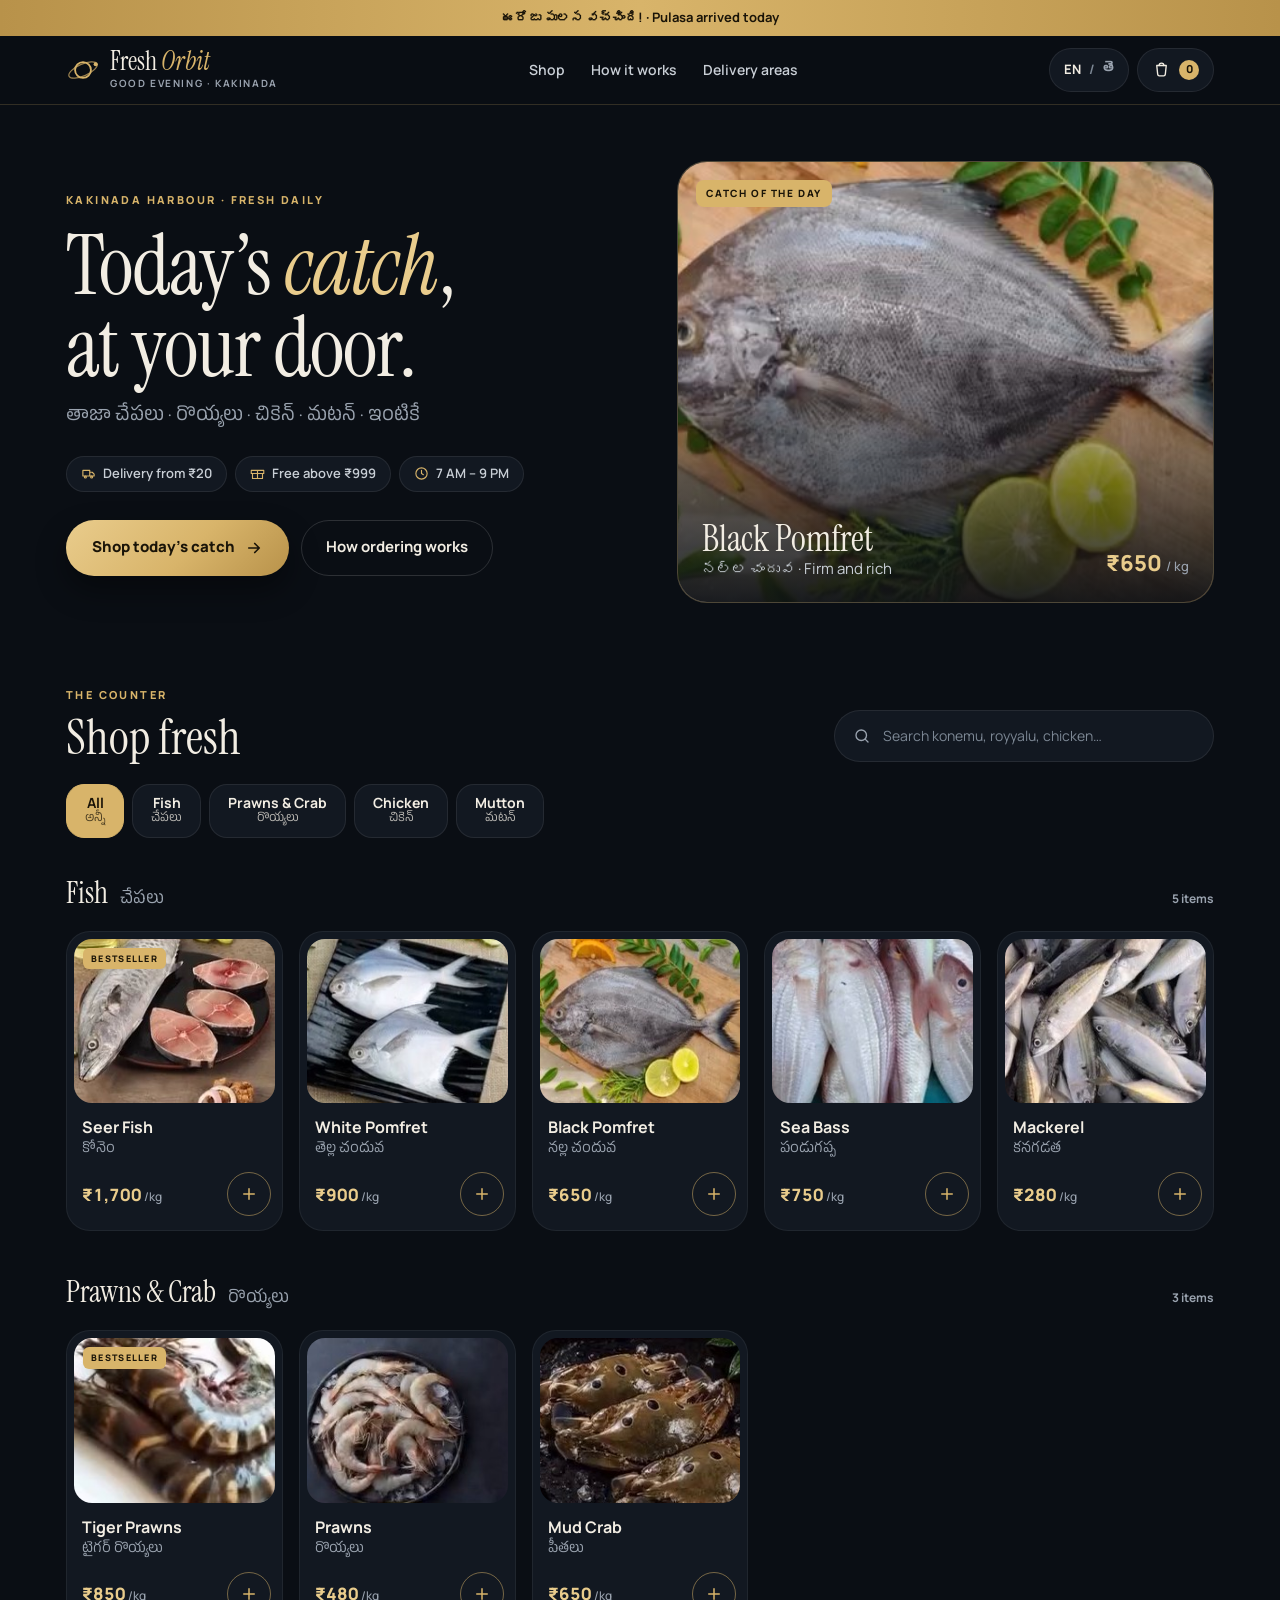
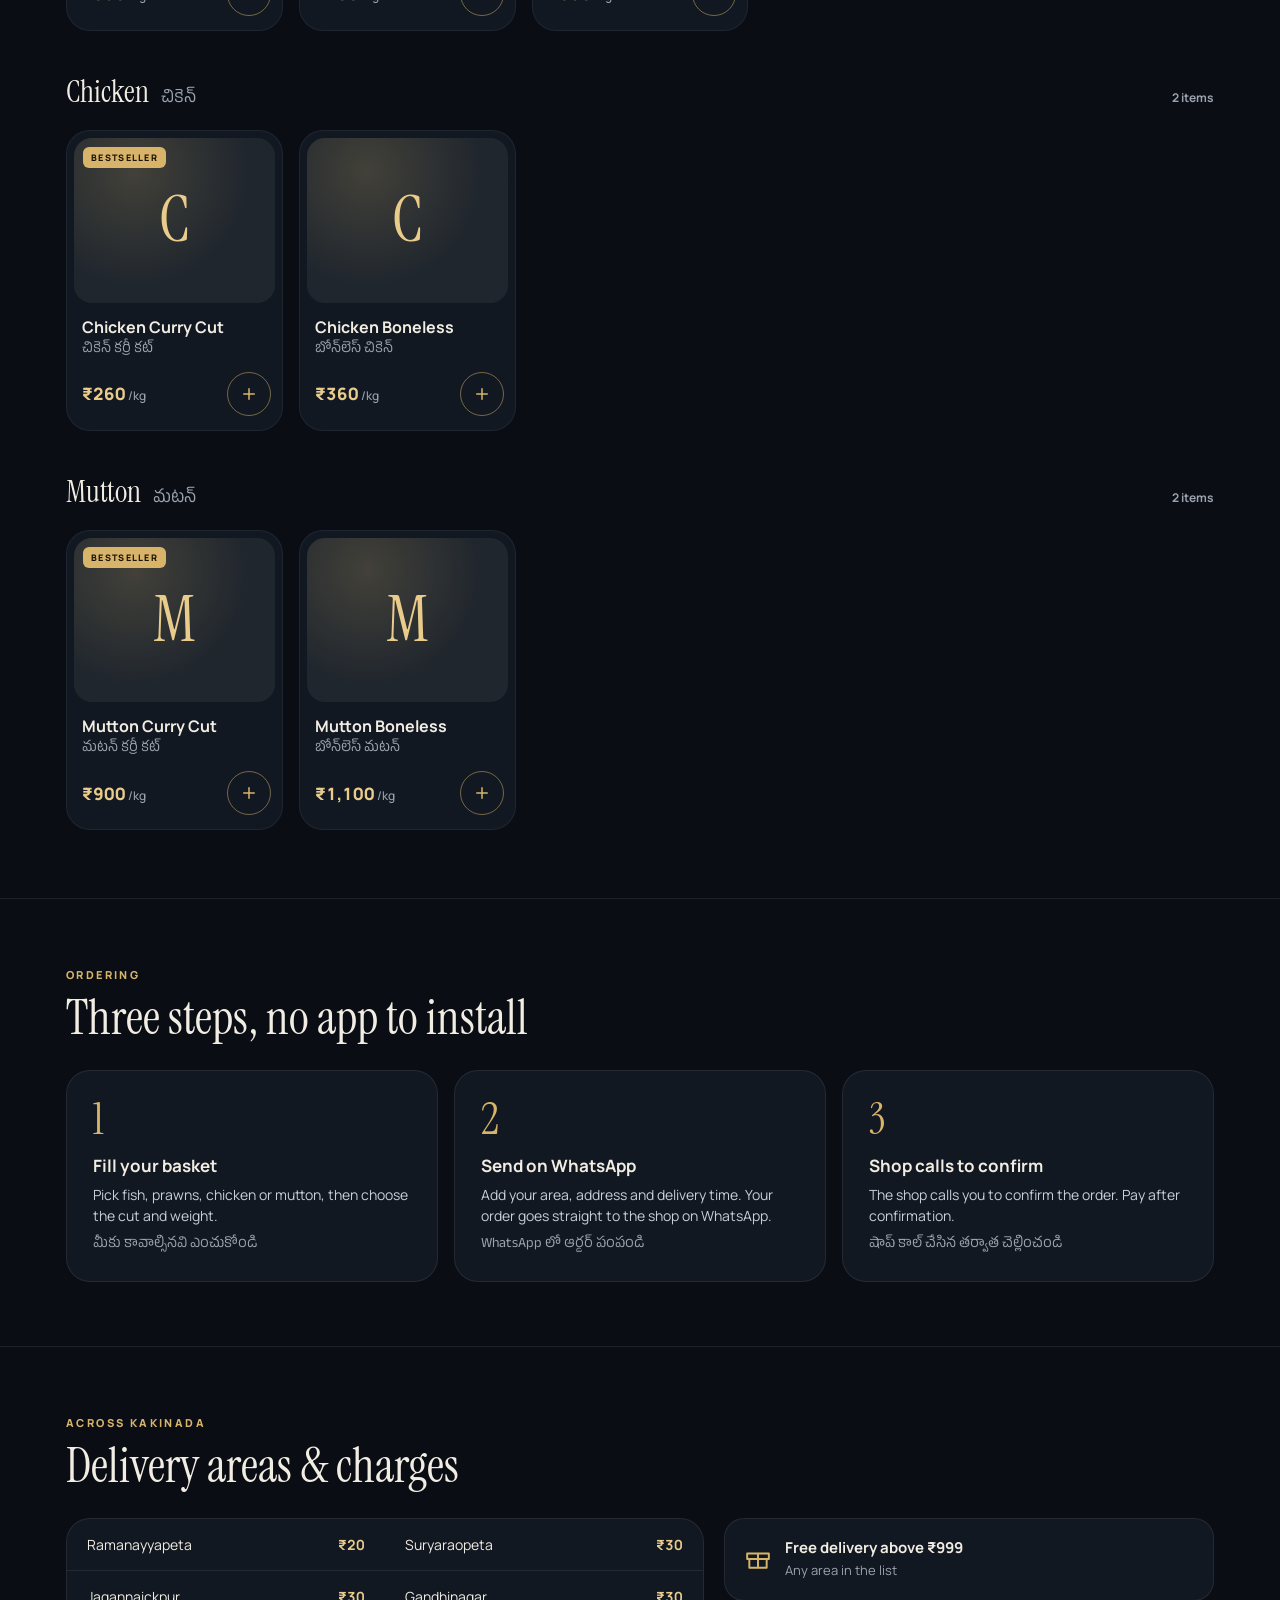
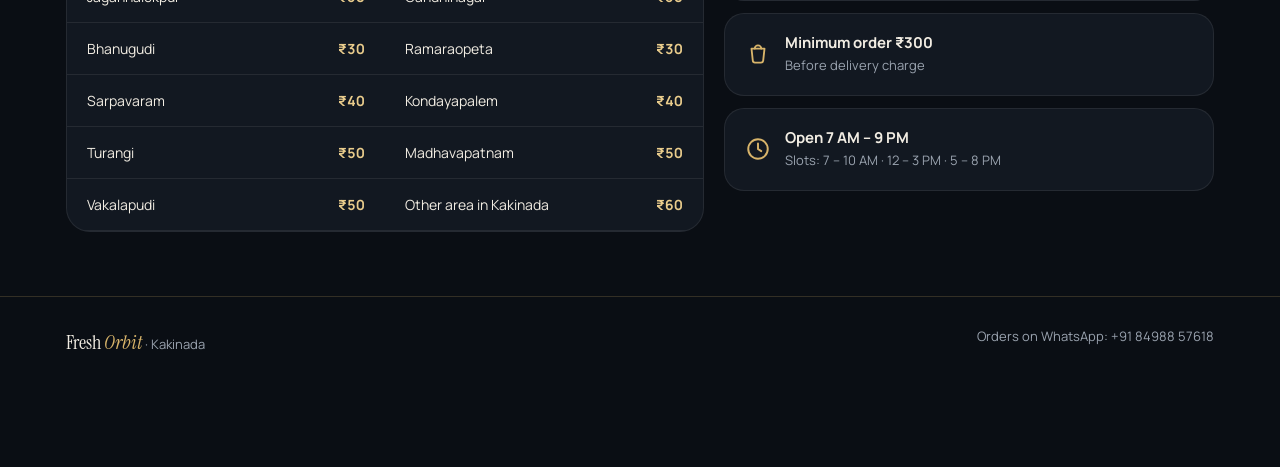
<file: index-standalone.html>
<!doctype html>
<html lang="en">
<head>
<meta charset="utf-8">
<meta name="viewport" content="width=device-width,initial-scale=1,viewport-fit=cover">
<title>Fresh Orbit Kakinada</title>
<meta name="description" content="Fresh fish, prawns, chicken and mutton from Kakinada harbour, delivered home. Order on WhatsApp.">
<meta name="theme-color" content="#0A0E14">
<link rel="preconnect" href="https://fonts.googleapis.com">
<link rel="stylesheet" href="https://fonts.googleapis.com/css2?family=Instrument+Serif:ital@0;1&family=Manrope:wght@400;500;600;700;800&family=Anek+Telugu:wght@400;500;600&display=swap">
<style>img{max-width:100%}[hidden]{display:none!important}body{margin:0}</style>
</head>
<body>
<style id="fo-style">
/* Layout: harbour-night storefront — sticky header, split hero, filterable product grid, cart drawer that becomes checkout, owner console overlay */
:root{
  --ink:#0A0E14; --surface:#121821; --raised:#18202B; --line:rgba(255,255,255,0.08);
  --text:#F2EDE3; --muted:#9AA3AF; --soft:#C9CFD6;
  --gold:#D8B46A; --gold-hi:#E9CC8C; --gold-lo:#B8924A; --gold-ink:#1A1408;
  --wa:#25D366; --wa-ink:#052E16; --ok:#4ADE80; --ok-deep:#1F7A4D; --warn:#F5B84A; --danger:#F87171;
  --display:'Instrument Serif',Georgia,'Times New Roman',serif;
  --body:'Manrope',system-ui,-apple-system,'Segoe UI',sans-serif;
  --telugu:'Anek Telugu','Noto Sans Telugu','Nirmala UI',sans-serif;
  color-scheme:dark;
}
*{box-sizing:border-box}
html{scroll-behavior:smooth}
@media (prefers-reduced-motion:reduce){html{scroll-behavior:auto}*{transition:none!important;animation:none!important}}
body{background:var(--ink);color:var(--text);font-family:var(--body);font-size:15px;line-height:1.5;-webkit-font-smoothing:antialiased}
body::before{content:"";position:fixed;inset:0 0 auto;height:env(safe-area-inset-top,0px);z-index:60;background:var(--ink)}
a{color:inherit}
button,input,select,textarea{font:inherit;color:inherit}
button{cursor:pointer}
button:disabled{cursor:not-allowed}
:focus-visible{outline:2px solid var(--gold-hi);outline-offset:2px}
.te{font-family:var(--telugu)}
.wrap{max-width:1180px;margin:0 auto;padding-left:max(16px,env(safe-area-inset-left,0px));padding-right:max(16px,env(safe-area-inset-right,0px))}
.serif{font-family:var(--display);font-weight:400}
.eyebrow{font-size:11px;font-weight:800;letter-spacing:2.4px;text-transform:uppercase;color:var(--gold)}
.sr{position:absolute;width:1px;height:1px;overflow:hidden;clip:rect(0 0 0 0);white-space:nowrap}

.announce{background:linear-gradient(90deg,var(--gold-lo),var(--gold),var(--gold-lo));color:var(--gold-ink);font-size:13px;font-weight:700;text-align:center}
.announce .wrap{padding-block:8px}
.closed{background:#3A2A10;color:var(--warn);font-size:13px;font-weight:700;text-align:center;border-bottom:1px solid rgba(245,184,74,0.35)}
.closed .wrap{padding-block:10px}

header.top{position:sticky;top:env(safe-area-inset-top,0px);z-index:40;background:rgba(10,14,20,0.92);backdrop-filter:blur(14px);-webkit-backdrop-filter:blur(14px);border-bottom:1px solid rgba(216,180,106,0.2)}
header.top .wrap{display:flex;align-items:center;justify-content:space-between;gap:12px;padding-block:12px}
.brand{display:flex;align-items:center;gap:10px;text-decoration:none;min-width:0}
.brand b{font-family:var(--display);font-weight:400;font-size:26px;line-height:1;white-space:nowrap}
.brand i{color:var(--gold)}
.brand small{display:block;font-size:10px;font-weight:700;letter-spacing:1.6px;text-transform:uppercase;color:var(--muted);white-space:nowrap}
nav.links{display:flex;gap:26px;font-size:14px;font-weight:600;color:var(--soft)}
nav.links a{text-decoration:none}
nav.links a:hover{color:var(--gold-hi)}
.hdr-actions{display:flex;gap:8px;align-items:center}
.pill-btn{height:44px;padding:0 14px;border-radius:22px;border:1px solid var(--line);background:var(--surface);display:flex;align-items:center;gap:8px;font-size:13px;font-weight:700;white-space:nowrap}
.pill-btn:hover{border-color:rgba(216,180,106,0.5)}
.pill-gold{background:rgba(216,180,106,0.14);border-color:rgba(216,180,106,0.55);color:var(--gold-hi)}
.badge{min-width:20px;height:20px;padding:0 5px;border-radius:10px;background:var(--gold);color:var(--gold-ink);font-size:11px;font-weight:800;display:inline-flex;align-items:center;justify-content:center}
@media (max-width:900px){nav.links{display:none}}
@media (max-width:420px){.brand small{display:none}.brand b{font-size:22px}.pill-btn{padding:0 11px}}

.hero .wrap{display:grid;grid-template-columns:1.05fr 1fr;gap:48px;align-items:center;padding-block:56px 40px}
.hero h1{font-family:var(--display);font-weight:400;font-size:clamp(44px,7vw,84px);line-height:0.98;letter-spacing:-1px;margin:14px 0 14px;text-wrap:balance}
.hero h1 em{color:var(--gold-hi)}
.hero .te-line{font-size:19px;color:var(--muted);margin:0}
.facts{display:flex;flex-wrap:wrap;gap:8px;margin:24px 0 28px}
.fact{display:flex;align-items:center;gap:7px;height:36px;padding:0 14px;border-radius:18px;background:var(--surface);border:1px solid var(--line);font-size:13px;font-weight:600;color:var(--soft)}
.fact svg{color:var(--gold)}
.cta-row{display:flex;flex-wrap:wrap;gap:12px}
.btn-gold{height:56px;padding:0 26px;border-radius:28px;border:0;background:linear-gradient(135deg,var(--gold-hi),var(--gold) 55%,var(--gold-lo));color:var(--gold-ink);font-size:15px;font-weight:800;display:inline-flex;align-items:center;justify-content:center;gap:10px;text-decoration:none;box-shadow:0 14px 30px rgba(0,0,0,0.4)}
.btn-gold:hover{filter:brightness(1.06)}
.btn-gold:disabled{opacity:.5;filter:none}
.btn-ghost{height:56px;padding:0 24px;border-radius:28px;border:1px solid rgba(255,255,255,0.14);background:transparent;font-size:15px;font-weight:700;display:inline-flex;align-items:center;justify-content:center;gap:8px;text-decoration:none}
.btn-ghost:hover{border-color:var(--gold)}
.feature{position:relative;display:block;width:100%;padding:0;text-align:left;border-radius:30px;overflow:hidden;border:1px solid rgba(216,180,106,0.3);aspect-ratio:4/3.3;max-width:100%;background:var(--surface)}
.feature img,.feature .mono{width:100%;height:100%;object-fit:cover;display:flex}
.feature::after{content:"";position:absolute;inset:0;background:linear-gradient(180deg,rgba(10,14,20,0) 40%,rgba(10,14,20,0.92) 100%)}
.feature .cap{position:absolute;left:24px;right:24px;bottom:22px;z-index:1;display:flex;align-items:flex-end;justify-content:space-between;gap:16px}
.feature .tag{position:absolute;top:18px;left:18px;z-index:1;font-size:10px;font-weight:800;letter-spacing:1.6px;text-transform:uppercase;background:var(--gold);color:var(--gold-ink);padding:6px 10px;border-radius:8px}
.feature .nm{font-family:var(--display);font-size:36px;line-height:1}
.feature .price{font-size:22px;font-weight:800;color:var(--gold-hi);white-space:nowrap}
.feature .price span{font-size:13px;font-weight:500;color:var(--muted)}
@media (max-width:860px){.hero .wrap{grid-template-columns:1fr;gap:28px;padding-block:32px 24px}}

.shop{padding-block:40px 30px}
.shop-head{display:flex;flex-wrap:wrap;align-items:flex-end;justify-content:space-between;gap:16px;margin-bottom:22px}
.shop-head h2{font-family:var(--display);font-weight:400;font-size:clamp(34px,4.5vw,48px);line-height:1;margin:8px 0 0}
.search{height:52px;width:min(380px,100%);display:flex;align-items:center;gap:10px;padding:0 18px;border-radius:26px;background:var(--surface);border:1px solid var(--line)}
.search:focus-within{border-color:var(--gold)}
.search input{flex:1;min-width:0;border:0;background:transparent;outline:0;font-size:14px}
.search input::placeholder{color:#7C8794}
.cats{display:flex;gap:8px;overflow-x:auto;padding-bottom:6px;margin-bottom:26px;scrollbar-width:none}
.cats::-webkit-scrollbar{display:none}
.cat{flex:0 0 auto;min-height:54px;padding:6px 18px;border-radius:18px;border:1px solid var(--line);background:var(--surface);display:flex;flex-direction:column;align-items:center;justify-content:center;line-height:1.2}
.cat b{font-size:14px}
.cat span{font-size:12px;opacity:0.75}
.cat[aria-pressed="true"]{background:var(--gold);border-color:var(--gold);color:var(--gold-ink)}
.group{margin-bottom:38px}
.group-title{display:flex;align-items:baseline;gap:12px;margin:0 0 16px;flex-wrap:wrap}
.group-title h3{font-family:var(--display);font-weight:400;font-size:30px;margin:0}
.group-title .sub{color:var(--muted);font-size:17px}
.group-title .count{margin-left:auto;font-size:12px;font-weight:700;color:var(--muted)}
.grid{display:grid;grid-template-columns:repeat(auto-fill,minmax(200px,1fr));gap:16px}
@media (max-width:480px){.grid{grid-template-columns:repeat(2,minmax(0,1fr));gap:12px}}
.card{background:var(--surface);border:1px solid rgba(255,255,255,0.06);border-radius:24px;padding:7px 7px 14px;display:flex;flex-direction:column;gap:12px;transition:border-color .2s,transform .2s;min-width:0}
.card:hover{border-color:rgba(216,180,106,0.4);transform:translateY(-2px)}
.card .ph{position:relative;display:block;width:100%;aspect-ratio:1/0.82;border-radius:18px;overflow:hidden;border:0;padding:0;background:var(--raised)}
.card .ph img{width:100%;height:100%;object-fit:cover;display:block;transition:transform .5s}
.card:hover .ph img{transform:scale(1.04)}
.mono{width:100%;height:100%;display:flex;align-items:center;justify-content:center;background:radial-gradient(circle at 30% 20%,rgba(216,180,106,0.22),rgba(216,180,106,0.04) 60%),var(--raised);font-family:var(--display);font-size:64px;color:var(--gold-hi)}
.best{position:absolute;top:9px;left:9px;font-size:9px;font-weight:800;letter-spacing:1.3px;text-transform:uppercase;background:var(--gold);color:var(--gold-ink);padding:4px 8px;border-radius:6px}
.out{position:absolute;inset:0;background:rgba(10,14,20,0.72);display:flex;align-items:center;justify-content:center;font-size:12px;font-weight:800;letter-spacing:1.4px;text-transform:uppercase;color:var(--text)}
.card .meta{padding:0 8px;display:flex;flex-direction:column;min-width:0}
.card .meta b{font-size:16px;overflow-wrap:anywhere}
.card .meta .alt{font-size:14px;color:var(--muted)}
.card .foot{padding:0 4px 0 8px;display:flex;align-items:center;justify-content:space-between;gap:8px}
.price-tag{font-size:17px;font-weight:800;color:var(--gold-hi);font-variant-numeric:tabular-nums}
.price-tag small{font-size:12px;font-weight:500;color:var(--muted)}
.add{width:44px;height:44px;flex:0 0 auto;border-radius:22px;border:1px solid rgba(216,180,106,0.5);background:transparent;color:var(--gold);display:flex;align-items:center;justify-content:center}
.add:hover:not(:disabled){background:var(--gold);color:var(--gold-ink)}
.add:disabled{opacity:.35}
.in-cart{height:44px;padding:0 12px;border-radius:22px;background:rgba(216,180,106,0.14);border:1px solid rgba(216,180,106,0.45);color:var(--gold-hi);font-size:12px;font-weight:800;display:flex;align-items:center;gap:6px;white-space:nowrap}
.empty{padding:40px;text-align:center;color:var(--muted);border:1px dashed var(--line);border-radius:22px}

.band{border-top:1px solid var(--line)}
.band .wrap{padding-block:64px}
.band h2{font-family:var(--display);font-weight:400;font-size:clamp(34px,4.5vw,48px);line-height:1;margin:8px 0 28px;text-wrap:balance}
.steps{display:grid;grid-template-columns:repeat(3,minmax(0,1fr));gap:16px}
@media (max-width:760px){.steps{grid-template-columns:1fr}}
.step{padding:26px;border-radius:24px;background:var(--surface);border:1px solid var(--line)}
.step .n{font-family:var(--display);font-size:44px;line-height:1;color:var(--gold)}
.step h3{margin:12px 0 6px;font-size:17px}
.step p{margin:0;color:var(--soft);font-size:14px}
.step .te{display:block;margin-top:8px;color:var(--muted);font-size:14px}
.areas-layout{display:grid;grid-template-columns:1.3fr 1fr;gap:20px;align-items:start}
@media (max-width:860px){.areas-layout{grid-template-columns:1fr}}
.area-list{display:grid;grid-template-columns:repeat(2,minmax(0,1fr));background:var(--surface);border:1px solid var(--line);border-radius:24px;overflow:hidden}
@media (max-width:480px){.area-list{grid-template-columns:1fr}}
.area-list div{display:flex;justify-content:space-between;gap:10px;padding:15px 20px;border-bottom:1px solid var(--line);font-size:14px}
.area-list div b{color:var(--gold-hi);font-variant-numeric:tabular-nums}
.rules{display:flex;flex-direction:column;gap:12px}
.rule{display:flex;gap:14px;align-items:center;padding:18px 20px;border-radius:20px;background:var(--surface);border:1px solid var(--line)}
.rule svg{flex:0 0 auto;color:var(--gold)}
.rule b{display:block;font-size:15px}
.rule span{font-size:13px;color:var(--muted)}
footer{border-top:1px solid rgba(216,180,106,0.2)}
footer .wrap{padding-block:30px 110px;display:flex;flex-wrap:wrap;justify-content:space-between;gap:16px;color:var(--muted);font-size:13px}

.cartbar{position:fixed;left:max(16px,env(safe-area-inset-left,0px));right:max(16px,env(safe-area-inset-right,0px));bottom:calc(16px + env(safe-area-inset-bottom,0px));z-index:45;max-width:560px;margin:0 auto;height:66px;border-radius:33px;border:0;background:linear-gradient(135deg,var(--gold-hi),var(--gold) 55%,var(--gold-lo));color:var(--gold-ink);display:flex;align-items:center;justify-content:space-between;gap:10px;padding:0 8px 0 24px;box-shadow:0 18px 40px rgba(0,0,0,0.55);text-align:left}
.cartbar > span:first-child{min-width:0;overflow:hidden}
.cartbar .t{font-size:18px;font-weight:800;line-height:1.1}
.cartbar .s{font-size:12px;font-weight:700;opacity:0.72;white-space:nowrap;overflow:hidden;text-overflow:ellipsis;display:block}
.cartbar .go{flex:0 0 auto;height:50px;padding:0 20px;border-radius:25px;background:var(--ink);color:var(--gold-hi);font-size:14px;font-weight:700;display:flex;align-items:center;gap:8px}

.scrim{position:fixed;inset:0;z-index:70;background:rgba(3,5,8,0.66);backdrop-filter:blur(4px);-webkit-backdrop-filter:blur(4px)}
.modal{position:fixed;z-index:80;left:50%;top:50%;transform:translate(-50%,-50%);width:min(860px,calc(100% - 32px));max-height:calc(100% - 48px);overflow:auto;background:#0F141C;border:1px solid rgba(216,180,106,0.25);border-radius:30px;display:grid;grid-template-columns:1fr 1fr}
.modal .mimg{position:relative;min-height:340px;background:var(--raised)}
.modal .mimg img,.modal .mimg .mono{position:absolute;inset:0;width:100%;height:100%;object-fit:cover}
.modal .mbody{padding:30px;display:flex;flex-direction:column;gap:18px;min-width:0}
.xbtn{position:absolute;top:14px;right:14px;z-index:2;width:44px;height:44px;border-radius:22px;border:1px solid rgba(255,255,255,0.18);background:rgba(10,14,20,0.7);display:flex;align-items:center;justify-content:center}
.label{font-size:12px;font-weight:800;letter-spacing:1.4px;text-transform:uppercase;color:var(--muted);margin-bottom:8px;display:block}
.seg{display:grid;gap:6px;padding:5px;background:var(--ink);border:1px solid var(--line);border-radius:18px}
.seg button{min-height:44px;border-radius:14px;border:0;background:transparent;color:var(--soft);font-size:13px;font-weight:700;padding:4px 6px}
.seg button[aria-pressed="true"]{background:var(--gold);color:var(--gold-ink)}
.wts{display:grid;grid-template-columns:repeat(4,minmax(0,1fr));gap:8px}
.wts button{height:58px;border-radius:16px;border:1px solid var(--line);background:var(--surface);display:flex;flex-direction:column;align-items:center;justify-content:center;line-height:1.25}
.wts button b{font-size:14px}
.wts button span{font-size:11px;color:var(--muted)}
.wts button[aria-pressed="true"]{border:1.5px solid var(--gold);background:rgba(216,180,106,0.14)}
@media (max-width:700px){
  .modal{left:0;right:0;top:auto;bottom:0;transform:none;width:100%;max-height:92%;border-radius:28px 28px 0 0;grid-template-columns:1fr;padding-bottom:env(safe-area-inset-bottom,0px)}
  .modal .mimg{min-height:240px}
  .modal .mbody{padding:22px max(20px,env(safe-area-inset-left,0px)) 24px}
}

.drawer{position:fixed;z-index:80;top:0;right:0;bottom:0;width:min(460px,100%);background:#0F141C;border-left:1px solid rgba(216,180,106,0.25);display:flex;flex-direction:column;padding-top:env(safe-area-inset-top,0px);padding-bottom:env(safe-area-inset-bottom,0px);padding-right:env(safe-area-inset-right,0px)}
.dhead{display:flex;align-items:center;gap:12px;padding:16px 20px;border-bottom:1px solid rgba(216,180,106,0.2)}
.dhead h2{font-family:var(--display);font-weight:400;font-size:30px;margin:0;flex:1;line-height:1.1}
.icon-btn{width:44px;height:44px;flex:0 0 auto;border-radius:22px;border:1px solid var(--line);background:var(--surface);display:flex;align-items:center;justify-content:center}
.dbody{flex:1;overflow:auto;padding:18px 20px;display:flex;flex-direction:column;gap:14px}
.dfoot{padding:14px 20px 18px;border-top:1px solid var(--line);display:flex;flex-direction:column;gap:10px}
.line{display:flex;gap:14px;padding:10px;background:var(--surface);border:1px solid rgba(255,255,255,0.06);border-radius:20px}
.line .th{width:76px;height:76px;flex:0 0 auto;border-radius:14px;overflow:hidden}
.line .th img,.line .th .mono{width:100%;height:100%;object-fit:cover;font-size:30px}
.line .info{flex:1;min-width:0;display:flex;flex-direction:column;justify-content:space-between;gap:6px}
.line .row{display:flex;justify-content:space-between;gap:8px}
.line b{font-size:15px}
.line .sub{font-size:12px;color:var(--muted)}
.stepper{align-self:flex-start;display:flex;align-items:center;background:var(--ink);border:1px solid var(--line);border-radius:22px}
.stepper button{width:44px;height:38px;border:0;background:transparent;color:var(--gold);display:flex;align-items:center;justify-content:center}
.stepper span{min-width:58px;text-align:center;font-size:13px;font-weight:800;font-variant-numeric:tabular-nums}
.progress{padding:16px;border-radius:18px;background:rgba(216,180,106,0.08);border:1px solid rgba(216,180,106,0.25);display:flex;flex-direction:column;gap:10px;font-size:13px;font-weight:600;color:var(--gold-hi)}
.bar{height:6px;border-radius:3px;background:rgba(255,255,255,0.08);overflow:hidden}
.bar i{display:block;height:100%;border-radius:3px;background:linear-gradient(90deg,var(--gold-lo),var(--gold-hi));transition:width .3s}
.sum{display:flex;flex-direction:column;gap:8px;font-size:14px}
.sum div{display:flex;justify-content:space-between;gap:10px;font-variant-numeric:tabular-nums}
.sum .k{color:var(--muted)}
.sum .total{padding-top:10px;border-top:1px solid var(--line);align-items:baseline}
.sum .total .k{font-family:var(--display);font-size:24px;color:var(--text)}
.sum .total b{font-size:24px;color:var(--gold-hi)}
.field{display:flex;flex-direction:column;gap:7px;min-width:0}
.field > span{font-size:12px;font-weight:800;letter-spacing:1.2px;text-transform:uppercase;color:var(--muted)}
.field > span.money,.field > span.phone{font-size:15px;font-weight:400;letter-spacing:0;text-transform:none;color:var(--text)}
.field input,.field textarea,.field select{min-height:50px;padding:12px 16px;border-radius:14px;border:1px solid rgba(255,255,255,0.1);background:var(--surface);font-size:15px;outline:0;resize:vertical;width:100%;min-width:0}
.field input:focus,.field textarea:focus,.field select:focus{border-color:var(--gold)}
.field input::placeholder,.field textarea::placeholder{color:#7C8794}
.err{font-size:12px;color:var(--warn);font-weight:600;font-style:normal}
.phone{display:flex;align-items:center;border-radius:14px;border:1px solid rgba(255,255,255,0.1);background:var(--surface);overflow:hidden}
.phone:focus-within{border-color:var(--gold)}
.phone b{padding:0 14px;align-self:stretch;display:flex;align-items:center;border-right:1px solid var(--line);color:var(--soft)}
.phone input{border:0!important;flex:1;min-width:0;background:transparent}
.area-pick{display:grid;grid-template-columns:repeat(2,minmax(0,1fr));gap:8px}
.area-pick button{min-height:50px;padding:8px 12px;border-radius:14px;border:1px solid var(--line);background:var(--surface);display:flex;justify-content:space-between;align-items:center;gap:6px;text-align:left;font-size:13px;font-weight:600;line-height:1.2;min-width:0}
.area-pick button b{font-size:12px;color:var(--muted);flex:0 0 auto}
.area-pick button[aria-pressed="true"]{border:1.5px solid var(--gold);background:rgba(216,180,106,0.14)}
.area-pick button[aria-pressed="true"] b{color:var(--gold-hi)}
.btn-wa{height:60px;border-radius:30px;border:0;background:var(--wa);color:var(--wa-ink);font-size:16px;font-weight:800;display:flex;align-items:center;justify-content:center;gap:10px;text-decoration:none;width:100%}
.btn-wa:hover{filter:brightness(1.05)}
.btn-wa:disabled{opacity:.45}
.note{font-size:12px;color:var(--muted);text-align:center}
.msgbox{white-space:pre-wrap;font-size:13px;line-height:1.55;background:var(--surface);border:1px solid var(--line);border-radius:16px;padding:14px;color:var(--soft);max-height:240px;overflow:auto;overflow-wrap:anywhere}
.done-ico{width:64px;height:64px;border-radius:32px;background:rgba(37,211,102,0.14);border:1px solid rgba(37,211,102,0.4);display:flex;align-items:center;justify-content:center;color:var(--wa)}
.toast{position:fixed;z-index:120;left:50%;top:calc(76px + env(safe-area-inset-top,0px));transform:translateX(-50%);min-height:46px;padding:8px 18px 8px 12px;border-radius:23px;background:var(--text);color:var(--ink);display:flex;align-items:center;gap:10px;font-size:13px;font-weight:700;box-shadow:0 14px 30px rgba(0,0,0,0.5);max-width:calc(100% - 32px)}
.toast i{width:24px;height:24px;flex:0 0 auto;border-radius:12px;background:var(--ok-deep);display:flex;align-items:center;justify-content:center;color:#fff}

/* ---------- owner console ---------- */
.admin{position:fixed;inset:0;z-index:100;background:var(--ink);overflow:auto;padding-top:env(safe-area-inset-top,0px)}
.ahead{position:sticky;top:0;z-index:2;background:rgba(10,14,20,0.95);backdrop-filter:blur(12px);-webkit-backdrop-filter:blur(12px);border-bottom:1px solid rgba(216,180,106,0.2)}
.ahead .wrap{display:flex;flex-wrap:wrap;align-items:center;gap:12px;padding-block:14px;max-width:980px}
#aClose{order:3}
.atabs{order:2}
@media (max-width:700px){#aClose{order:2}.atabs{order:3;max-width:none}}
.ahead h2{font-family:var(--display);font-weight:400;font-size:30px;margin:0;line-height:1.1;flex:1;min-width:0}
.atabs{display:grid;grid-template-columns:repeat(2,minmax(0,1fr));gap:6px;padding:5px;background:var(--surface);border:1px solid var(--line);border-radius:20px;width:100%;max-width:420px}
.atabs button{height:44px;border-radius:15px;border:0;background:transparent;color:var(--soft);font-size:14px;font-weight:700}
.atabs button[aria-pressed="true"]{background:var(--gold);color:var(--gold-ink);font-weight:800}
.abody{max-width:980px;padding-block:20px 140px;display:flex;flex-direction:column;gap:14px}
.acard{background:var(--surface);border:1px solid var(--line);border-radius:22px;padding:18px;display:flex;flex-direction:column;gap:14px;min-width:0}
.acard h3{font-family:var(--display);font-weight:400;font-size:24px;margin:0}
.acard .hint{font-size:13px;color:var(--muted);margin:-8px 0 0}
.arow{display:grid;grid-template-columns:76px minmax(0,1fr) auto;gap:14px;align-items:start}
@media (max-width:640px){.arow{grid-template-columns:64px minmax(0,1fr)}.arow .atoggles{grid-column:1 / -1;flex-direction:row}}
.athumb{position:relative;width:76px;height:76px;border-radius:16px;overflow:hidden;border:1px dashed rgba(216,180,106,0.5);background:var(--raised);padding:0;display:block}
@media (max-width:640px){.athumb{width:64px;height:64px}}
.athumb img,.athumb .mono{width:100%;height:100%;object-fit:cover;font-size:30px}
.athumb span.cam{position:absolute;right:4px;bottom:4px;width:24px;height:24px;border-radius:12px;background:rgba(10,14,20,0.85);display:flex;align-items:center;justify-content:center;color:var(--gold-hi)}
.afields{display:grid;grid-template-columns:repeat(2,minmax(0,1fr));gap:10px;min-width:0}
@media (max-width:520px){.afields{grid-template-columns:1fr}}
.afields .field > span,.ad .field > span{font-size:11px;letter-spacing:1px}
.afields .field input,.afields .field select,.ad .field input,.ad .field select,.ad .field textarea{min-height:44px;padding:9px 12px;font-size:14px;background:var(--ink)}
.money{display:flex;align-items:center;border-radius:14px;border:1px solid rgba(255,255,255,0.1);background:var(--ink);padding:0 12px;min-height:44px}
.money:focus-within{border-color:var(--gold)}
.money input{border:0!important;background:transparent!important;min-height:42px!important;padding:0 6px!important;flex:1;min-width:0;font-weight:800;color:var(--gold-hi)}
.money em{font-style:normal;font-size:12px;color:var(--muted)}
.atoggles{display:flex;flex-direction:column;gap:8px}
.tgl{display:flex;align-items:center;gap:10px;min-height:44px;padding:0 4px;border:0;background:transparent;font-size:13px;font-weight:700;color:var(--soft);white-space:nowrap}
.tgl .trk{width:46px;height:28px;border-radius:14px;background:rgba(255,255,255,0.14);position:relative;flex:0 0 auto;transition:background .2s}
.tgl .trk::after{content:"";position:absolute;top:3px;left:3px;width:22px;height:22px;border-radius:11px;background:var(--muted);transition:left .2s,background .2s}
.tgl[aria-checked="true"] .trk{background:var(--ok-deep)}
.tgl[aria-checked="true"] .trk::after{left:21px;background:#fff}
.amore{grid-column:1 / -1}
.amore summary{cursor:pointer;font-size:13px;font-weight:700;color:var(--gold-hi);min-height:36px;display:flex;align-items:center;list-style:none}
.amore summary::-webkit-details-marker{display:none}
.amore[open] summary{margin-bottom:10px}
.ad{display:grid;grid-template-columns:repeat(2,minmax(0,1fr));gap:10px}
@media (max-width:520px){.ad{grid-template-columns:1fr}}
.ad .wide{grid-column:1 / -1}
.lnk{border:0;background:transparent;font-size:13px;font-weight:700;color:var(--soft);min-height:40px;padding:0 6px;text-decoration:underline;text-underline-offset:3px}
.lnk.danger{color:var(--danger)}
.out-row{opacity:.62}
.alist{display:flex;flex-direction:column;gap:8px}
.aline{display:grid;grid-template-columns:minmax(0,1fr) 110px 44px;gap:8px;align-items:center}
.aline input{min-height:44px;padding:9px 12px;border-radius:12px;border:1px solid rgba(255,255,255,0.1);background:var(--ink);font-size:14px;outline:0;width:100%;min-width:0}
.aline input:focus{border-color:var(--gold)}
.aline.slot{grid-template-columns:minmax(0,1fr) 44px}
.xsm{width:44px;height:44px;border-radius:12px;border:0;background:transparent;color:var(--muted);display:flex;align-items:center;justify-content:center}
.xsm:hover{color:var(--danger)}
.dashed{min-height:46px;border-radius:14px;border:1px dashed rgba(216,180,106,0.5);background:transparent;color:var(--gold);font-size:14px;font-weight:700}
.two{display:grid;grid-template-columns:repeat(2,minmax(0,1fr));gap:10px}
@media (max-width:520px){.two{grid-template-columns:1fr}}
.savebar{position:fixed;left:0;right:0;bottom:0;z-index:105;background:rgba(15,20,28,0.97);border-top:1px solid rgba(216,180,106,0.3);padding-bottom:env(safe-area-inset-bottom,0px)}
.savebar .wrap{max-width:980px;display:flex;align-items:center;gap:10px;padding-block:12px;flex-wrap:wrap}
.savebar .msg{flex:1;min-width:160px;font-size:13px;font-weight:600;color:var(--muted)}
.savebar .msg.dirty{color:var(--warn)}
.savebar .btn-gold,.savebar .btn-ghost{height:50px}
.busy{position:fixed;inset:0;z-index:130;background:rgba(3,5,8,0.8);display:flex;align-items:center;justify-content:center;padding:24px}
.busy div{max-width:360px;text-align:center;background:var(--surface);border:1px solid rgba(216,180,106,0.35);border-radius:24px;padding:28px}
.spin{width:40px;height:40px;margin:0 auto 14px;border-radius:20px;border:3px solid rgba(216,180,106,0.25);border-top-color:var(--gold);animation:sp 0.9s linear infinite}
@keyframes sp{to{transform:rotate(360deg)}}
.confirm-del{display:flex;flex-wrap:wrap;gap:8px;align-items:center;font-size:13px;color:var(--danger);font-weight:700}
.confirm-del button{min-height:40px;padding:0 14px;border-radius:12px;font-size:13px;font-weight:800}
</style>

<div id="fo-app"></div>

<script id="fo-imgs">window.FO_IMGS={"seer": "[data-uri]", "whitepomfret": "[data-uri]", "blackpomfret": "[data-uri]", "seabass": "[data-uri]", "mackerel": "[data-uri]", "tigerprawns": "[data-uri]", "prawns": "[data-uri]", "crab": "[data-uri]", "hero_pomfret": "[data-uri]", "hero_prawns": "[data-uri]"};</script>
<script id="fo-data" type="application/json">{"v": 1, "settings": {"whatsapp": "918498857618", "open": true, "banner": "ఈరోజు పులస వచ్చింది! · Pulasa arrived today", "freeAbove": 999, "minOrder": 300, "hours": "7 AM – 9 PM", "slots": ["7 – 10 AM", "12 – 3 PM", "5 – 8 PM"], "featured": "bpom", "areas": [{"name": "Ramanayyapeta", "fee": 20}, {"name": "Suryaraopeta", "fee": 30}, {"name": "Jagannaickpur", "fee": 30}, {"name": "Gandhinagar", "fee": 30}, {"name": "Bhanugudi", "fee": 30}, {"name": "Ramaraopeta", "fee": 30}, {"name": "Sarpavaram", "fee": 40}, {"name": "Kondayapalem", "fee": 40}, {"name": "Turangi", "fee": 50}, {"name": "Madhavapatnam", "fee": 50}, {"name": "Vakalapudi", "fee": 50}, {"name": "Other area in Kakinada", "fee": 60}]}, "products": [{"img": "@seer", "hero": "", "inStock": true, "best": true, "desc": "", "alias": "konemu vanjaram", "cuts": ["Slices", "Whole"], "weights": [0.5, 1, 1.5, 2], "id": "seer", "cat": "fish", "en": "Seer Fish", "te": "కోనెం", "price": 1700}, {"img": "@whitepomfret", "hero": "", "inStock": true, "best": false, "desc": "", "alias": "chanduva", "cuts": ["Cleaned", "Whole"], "weights": [0.5, 1, 1.5, 2], "id": "wpom", "cat": "fish", "en": "White Pomfret", "te": "తెల్ల చందువ", "price": 900}, {"img": "@blackpomfret", "hero": "@hero_pomfret", "inStock": true, "best": false, "desc": "Firm and rich. Great for tawa fry.", "alias": "chanduva", "cuts": ["Cleaned", "Whole"], "weights": [0.5, 1, 1.5, 2], "id": "bpom", "cat": "fish", "en": "Black Pomfret", "te": "నల్ల చందువ", "price": 650}, {"img": "@seabass", "hero": "", "inStock": true, "best": false, "desc": "", "alias": "pandugappa", "cuts": ["Cleaned", "Whole"], "weights": [0.5, 1, 1.5, 2], "id": "bass", "cat": "fish", "en": "Sea Bass", "te": "పండుగప్ప", "price": 750}, {"img": "@mackerel", "hero": "", "inStock": true, "best": false, "desc": "", "alias": "kanagadata", "cuts": ["Cleaned", "Whole"], "weights": [0.5, 1, 1.5, 2], "id": "mack", "cat": "fish", "en": "Mackerel", "te": "కనగడత", "price": 280}, {"img": "@tigerprawns", "hero": "", "inStock": true, "best": true, "desc": "", "alias": "royyalu", "cuts": ["Cleaned & deveined", "Whole"], "weights": [0.25, 0.5, 1, 2], "id": "tiger", "cat": "prawn", "en": "Tiger Prawns", "te": "టైగర్ రొయ్యలు", "price": 850}, {"img": "@prawns", "hero": "@hero_prawns", "inStock": true, "best": false, "desc": "Medium size, 40 to 50 per kg.", "alias": "royyalu", "cuts": ["Cleaned & deveined", "Whole"], "weights": [0.25, 0.5, 1, 2], "id": "prawn", "cat": "prawn", "en": "Prawns", "te": "రొయ్యలు", "price": 480}, {"img": "@crab", "hero": "", "inStock": true, "best": false, "desc": "", "alias": "peethalu", "cuts": ["Cleaned", "Whole"], "weights": [0.5, 1, 1.5, 2], "id": "crab", "cat": "prawn", "en": "Mud Crab", "te": "పీతలు", "price": 650}, {"img": "", "hero": "", "inStock": true, "best": true, "desc": "", "alias": "", "cuts": [], "weights": [0.5, 1, 1.5, 2], "id": "ccc", "cat": "chicken", "en": "Chicken Curry Cut", "te": "చికెన్ కర్రీ కట్", "price": 260, "mono": "C"}, {"img": "", "hero": "", "inStock": true, "best": false, "desc": "", "alias": "", "cuts": [], "weights": [0.5, 1, 1.5, 2], "id": "cbl", "cat": "chicken", "en": "Chicken Boneless", "te": "బోన్‌లెస్ చికెన్", "price": 360, "mono": "C"}, {"img": "", "hero": "", "inStock": true, "best": true, "desc": "", "alias": "", "cuts": [], "weights": [0.5, 1, 1.5, 2], "id": "mcc", "cat": "mutton", "en": "Mutton Curry Cut", "te": "మటన్ కర్రీ కట్", "price": 900, "mono": "M"}, {"img": "", "hero": "", "inStock": true, "best": false, "desc": "", "alias": "", "cuts": [], "weights": [0.5, 1, 1.5, 2], "id": "mbl", "cat": "mutton", "en": "Mutton Boneless", "te": "బోన్‌లెస్ మటన్", "price": 1100, "mono": "M"}]}</script>
<script id="fo-main">
(function () {
'use strict';
/* =====================================================================
   Fresh Orbit — storefront + owner console.
   Shop data lives in the #fo-data block above. The signed-in owner edits
   it in "Manage shop" and "Save & publish" republishes this page with
   the new data, so every customer gets the update.
   ===================================================================== */
const MAIN_SRC = document.getElementById('fo-main').textContent;
const IMGS_SRC = document.getElementById('fo-imgs').textContent;
const STYLE_SRC = document.getElementById('fo-style').textContent;
const IMGS = window.FO_IMGS || {};
let DATA;
try { DATA = JSON.parse(document.getElementById('fo-data').textContent); } catch (e) { DATA = { settings: {}, products: [] }; }
const S = DATA.settings;
const CATS = [
  {id:'all', en:'All', te:'అన్నీ'},
  {id:'fish', en:'Fish', te:'చేపలు'},
  {id:'prawn', en:'Prawns & Crab', te:'రొయ్యలు'},
  {id:'chicken', en:'Chicken', te:'చికెన్'},
  {id:'mutton', en:'Mutton', te:'మటన్'}
];
const I18N = {
  en:{navShop:'Shop',navHow:'How it works',navDelivery:'Delivery areas',heroTitle:'Today’s <em>catch</em>, at your door.',ctaShop:'Shop today’s catch',ctaHow:'How ordering works',catchDay:'Catch of the day',shopEyebrow:'The counter',shopTitle:'Shop fresh',howEyebrow:'Ordering',howTitle:'Three steps, no app to install',delEyebrow:'Across Kakinada',delTitle:'Delivery areas &amp; charges',viewCart:'View cart',fromLbl:'Delivery from',freeLbl:'Free above'},
  te:{navShop:'షాప్',navHow:'ఎలా ఆర్డర్ చేయాలి',navDelivery:'డెలివరీ ప్రాంతాలు',heroTitle:'తాజా <em>చేపలు</em>, మీ ఇంటికే.',ctaShop:'ఇప్పుడే కొనండి',ctaHow:'ఎలా ఆర్డర్ చేయాలి',catchDay:'ఈరోజు ప్రత్యేకం',shopEyebrow:'కౌంటర్',shopTitle:'తాజాగా కొనండి',howEyebrow:'ఆర్డర్',howTitle:'మూడు స్టెప్పులు, యాప్ అవసరం లేదు',delEyebrow:'కాకినాడ అంతటా',delTitle:'డెలివరీ ప్రాంతాలు &amp; ఛార్జీలు',viewCart:'Cart చూడండి',fromLbl:'డెలివరీ',freeLbl:'ఉచితం పైన'}
};

/* ---------- helpers ---------- */
const $ = (id) => document.getElementById(id);
const rupee = (n) => '₹' + Math.round(n).toLocaleString('en-IN');
const kg = (q) => q < 1 ? Math.round(q * 1000) + ' g' : (Number.isInteger(q) ? q : +q.toFixed(2)) + ' kg';
const esc = (s) => String(s == null ? '' : s).replace(/[&<>"']/g, (c) => ({'&':'&amp;','<':'&lt;','>':'&gt;','"':'&quot;',"'":'&#39;'}[c]));
const imgSrc = (ref) => !ref ? '' : ref.charAt(0) === '@' ? (IMGS[ref.slice(1)] || '') : ref;
const ICON = {
  plus:'<svg width="18" height="18" viewBox="0 0 24 24" fill="none" stroke="currentColor" stroke-width="2" stroke-linecap="round" aria-hidden="true"><path d="M12 5v14M5 12h14"/></svg>',
  minus:'<svg width="16" height="16" viewBox="0 0 24 24" fill="none" stroke="currentColor" stroke-width="2.2" stroke-linecap="round" aria-hidden="true"><path d="M5 12h14"/></svg>',
  x:'<svg width="16" height="16" viewBox="0 0 24 24" fill="none" stroke="currentColor" stroke-width="2" stroke-linecap="round" aria-hidden="true"><path d="M6 6l12 12M18 6 6 18"/></svg>',
  back:'<svg width="18" height="18" viewBox="0 0 24 24" fill="none" stroke="currentColor" stroke-width="1.8" stroke-linecap="round" stroke-linejoin="round" aria-hidden="true"><path d="M15 6l-6 6 6 6"/></svg>',
  arrow:'<svg width="18" height="18" viewBox="0 0 24 24" fill="none" stroke="currentColor" stroke-width="2.2" stroke-linecap="round" stroke-linejoin="round" aria-hidden="true"><path d="M5 12h14M13 6l6 6-6 6"/></svg>',
  truck:'<svg width="15" height="15" viewBox="0 0 24 24" fill="none" stroke="currentColor" stroke-width="1.8" stroke-linecap="round" stroke-linejoin="round" aria-hidden="true"><path d="M3 7h11v9H3zM14 10h4l3 3v3h-7"/><circle cx="7" cy="17.5" r="1.6"/><circle cx="17" cy="17.5" r="1.6"/></svg>',
  gift:'<svg width="15" height="15" viewBox="0 0 24 24" fill="none" stroke="currentColor" stroke-width="1.8" stroke-linecap="round" stroke-linejoin="round" aria-hidden="true"><path d="M20 12v8H4v-8M2 7h20v5H2zM12 20V7"/></svg>',
  clock:'<svg width="15" height="15" viewBox="0 0 24 24" fill="none" stroke="currentColor" stroke-width="1.8" stroke-linecap="round" aria-hidden="true"><circle cx="12" cy="12" r="9"/><path d="M12 7v5l3 2"/></svg>',
  bag:'<svg width="19" height="19" viewBox="0 0 24 24" fill="none" stroke="currentColor" stroke-width="1.7" stroke-linecap="round" stroke-linejoin="round" aria-hidden="true"><path d="M6 7h12l-1.2 11.2a2 2 0 0 1-2 1.8H9.2a2 2 0 0 1-2-1.8L6 7Z"/><path d="M9 7a3 3 0 0 1 6 0"/></svg>',
  wa:'<svg width="22" height="22" viewBox="0 0 24 24" fill="none" stroke="currentColor" stroke-width="1.8" stroke-linecap="round" stroke-linejoin="round" aria-hidden="true"><path d="M4 20l1.3-3.9A8 8 0 1 1 8.1 19L4 20Z"/><path d="M9 9.5c0 3 2.5 5.5 5.5 5.5l1-1.5-2-1-1 .8a4 4 0 0 1-1.8-1.8l.8-1-1-2L9 9.5Z"/></svg>',
  gear:'<svg width="17" height="17" viewBox="0 0 24 24" fill="none" stroke="currentColor" stroke-width="1.8" stroke-linecap="round" stroke-linejoin="round" aria-hidden="true"><circle cx="12" cy="12" r="3"/><path d="M19.4 15a1.7 1.7 0 0 0 .3 1.8l.1.1a2 2 0 1 1-2.8 2.8l-.1-.1a1.7 1.7 0 0 0-1.8-.3 1.7 1.7 0 0 0-1 1.5V21a2 2 0 1 1-4 0v-.1a1.7 1.7 0 0 0-1.1-1.5 1.7 1.7 0 0 0-1.8.3l-.1.1a2 2 0 1 1-2.8-2.8l.1-.1a1.7 1.7 0 0 0 .3-1.8 1.7 1.7 0 0 0-1.5-1H3a2 2 0 1 1 0-4h.1a1.7 1.7 0 0 0 1.5-1.1 1.7 1.7 0 0 0-.3-1.8l-.1-.1a2 2 0 1 1 2.8-2.8l.1.1a1.7 1.7 0 0 0 1.8.3H9a1.7 1.7 0 0 0 1-1.5V3a2 2 0 1 1 4 0v.1a1.7 1.7 0 0 0 1 1.5 1.7 1.7 0 0 0 1.8-.3l.1-.1a2 2 0 1 1 2.8 2.8l-.1.1a1.7 1.7 0 0 0-.3 1.8V9a1.7 1.7 0 0 0 1.5 1H21a2 2 0 1 1 0 4h-.1a1.7 1.7 0 0 0-1.5 1Z"/></svg>',
  cam:'<svg width="13" height="13" viewBox="0 0 24 24" fill="none" stroke="currentColor" stroke-width="2" stroke-linecap="round" stroke-linejoin="round" aria-hidden="true"><path d="M4 8h3l2-3h6l2 3h3v11H4z"/><circle cx="12" cy="13" r="3.5"/></svg>',
  check:'<svg width="13" height="13" viewBox="0 0 24 24" fill="none" stroke="currentColor" stroke-width="3" stroke-linecap="round" stroke-linejoin="round" aria-hidden="true"><path d="M5 12l5 5 9-10"/></svg>'
};
const visual = (p) => imgSrc(p.img) ? `<img src="${esc(imgSrc(p.img))}" alt="${esc(p.en)}" loading="lazy">` : `<span class="mono" aria-hidden="true">${esc(p.mono || (p.en || '?').charAt(0))}</span>`;
const phone10 = (v) => { let d = String(v || '').replace(/\D/g, ''); if (d.length > 10) d = d.slice(-10); return d; };
const waPretty = (n) => '+' + String(n || '').replace(/^91(\d{5})(\d{5})$/, '91 $1 $2');
const fromFee = () => S.areas && S.areas.length ? Math.min.apply(null, S.areas.map((a) => a.fee)) : 0;

/* ---------- page markup ---------- */
const MARKUP = `
<div class="announce" id="announce" hidden><div class="wrap" id="announceTxt"></div></div>
<div class="closed" id="closedBar" role="status" hidden><div class="wrap">Not taking orders right now. You can browse; ordering opens again during shop hours (<span id="closedHours"></span>).</div></div>
<header class="top">
  <div class="wrap">
    <a class="brand" href="#shop" aria-label="Fresh Orbit home">
      <svg width="34" height="34" viewBox="0 0 30 30" fill="none" aria-hidden="true"><circle cx="15" cy="15" r="7" stroke="#D8B46A" stroke-width="1.6"/><ellipse cx="15" cy="15" rx="13.5" ry="5.2" transform="rotate(-24 15 15)" stroke="#D8B46A" stroke-width="1.1" opacity="0.7"/><circle cx="26.2" cy="10" r="1.8" fill="#D8B46A"/></svg>
      <span><b>Fresh <i>Orbit</i></b><small id="greet">Kakinada</small></span>
    </a>
    <nav class="links" aria-label="Main">
      <a href="#shop" data-i="navShop">Shop</a>
      <a href="#how" data-i="navHow">How it works</a>
      <a href="#delivery" data-i="navDelivery">Delivery areas</a>
    </nav>
    <div class="hdr-actions">
      <button class="pill-btn pill-gold" id="manageBtn" hidden>${ICON.gear}<span>Manage shop</span></button>
      <button class="pill-btn" id="langBtn" aria-label="Switch language"><span id="langA">EN</span><span style="color:#7C8794">/</span><span class="te" id="langB" style="color:var(--muted)">తె</span></button>
      <button class="pill-btn" id="cartBtn" aria-label="Open cart">${ICON.bag}<span class="badge" id="cartCount">0</span></button>
    </div>
  </div>
</header>
<main>
  <section class="hero">
    <div class="wrap">
      <div>
        <span class="eyebrow">Kakinada Harbour · Fresh Daily</span>
        <h1 data-i="heroTitle">Today’s <em>catch</em>, at your door.</h1>
        <p class="te te-line">తాజా చేపలు · రొయ్యలు · చికెన్ · మటన్ · ఇంటికే</p>
        <div class="facts" id="facts"></div>
        <div class="cta-row">
          <a class="btn-gold" href="#shop"><span data-i="ctaShop">Shop today’s catch</span>${ICON.arrow}</a>
          <a class="btn-ghost" href="#how" data-i="ctaHow">How ordering works</a>
        </div>
      </div>
      <div id="featureWrap"></div>
    </div>
  </section>
  <section class="shop" id="shop">
    <div class="wrap">
      <div class="shop-head">
        <div><span class="eyebrow" data-i="shopEyebrow">The counter</span><h2 data-i="shopTitle">Shop fresh</h2></div>
        <label class="search">
          <svg width="18" height="18" viewBox="0 0 24 24" fill="none" stroke="#9AA3AF" stroke-width="1.8" stroke-linecap="round" aria-hidden="true"><circle cx="11" cy="11" r="7"/><path d="m20 20-3.5-3.5"/></svg>
          <span class="sr">Search products</span>
          <input id="q" type="search" placeholder="Search konemu, royyalu, chicken…" autocomplete="off">
        </label>
      </div>
      <div class="cats" id="cats" role="group" aria-label="Categories"></div>
      <div id="groups"></div>
    </div>
  </section>
  <section class="band" id="how">
    <div class="wrap">
      <span class="eyebrow" data-i="howEyebrow">Ordering</span>
      <h2 data-i="howTitle">Three steps, no app to install</h2>
      <div class="steps">
        <div class="step"><div class="n">1</div><h3>Fill your basket</h3><p>Pick fish, prawns, chicken or mutton, then choose the cut and weight.</p><span class="te">మీకు కావాల్సినవి ఎంచుకోండి</span></div>
        <div class="step"><div class="n">2</div><h3>Send on WhatsApp</h3><p>Add your area, address and delivery time. Your order goes straight to the shop on WhatsApp.</p><span class="te">WhatsApp లో ఆర్డర్ పంపండి</span></div>
        <div class="step"><div class="n">3</div><h3>Shop calls to confirm</h3><p>The shop calls you to confirm the order. Pay after confirmation.</p><span class="te">షాప్ కాల్ చేసిన తర్వాత చెల్లించండి</span></div>
      </div>
    </div>
  </section>
  <section class="band" id="delivery">
    <div class="wrap">
      <span class="eyebrow" data-i="delEyebrow">Across Kakinada</span>
      <h2 data-i="delTitle">Delivery areas &amp; charges</h2>
      <div class="areas-layout">
        <div class="area-list" id="areaList"></div>
        <div class="rules" id="rules"></div>
      </div>
    </div>
  </section>
</main>
<footer>
  <div class="wrap">
    <span><b style="font-family:var(--display);font-size:20px;color:var(--text);font-weight:400">Fresh <i style="color:var(--gold)">Orbit</i></b> · Kakinada</span>
    <span>Orders on WhatsApp: <span id="waShown" style="user-select:all"></span></span>
  </div>
</footer>
<button class="cartbar" id="cartBar" hidden>
  <span><span class="t" id="barTotal">₹0</span><span class="s" id="barItems">0 items</span></span>
  <span class="go"><span data-i="viewCart">View cart</span>${ICON.arrow}</span>
</button>
<div class="scrim" id="scrim" hidden></div>
<div class="modal" id="modal" role="dialog" aria-modal="true" aria-labelledby="mName" hidden>
  <div class="mimg" id="mImg"></div>
  <button class="xbtn" id="mClose" aria-label="Close">${ICON.x}</button>
  <div class="mbody">
    <div style="display:flex;justify-content:space-between;align-items:flex-end;gap:12px">
      <div style="min-width:0"><span class="eyebrow" id="mCat"></span><h2 class="serif" id="mName" style="font-size:40px;line-height:1.05;margin:4px 0 2px;overflow-wrap:anywhere"></h2><span id="mTe" style="color:var(--muted);font-size:17px"></span></div>
      <div style="text-align:right;flex:0 0 auto"><div class="price-tag" id="mPrice" style="font-size:26px"></div><div style="font-size:12px;color:var(--muted)">per kg</div></div>
    </div>
    <p id="mDesc" style="margin:0;color:var(--soft);font-size:14px"></p>
    <div id="mCutWrap"><span class="label">Cut</span><div class="seg" id="mCuts"></div></div>
    <div><span class="label">Quantity</span><div class="wts" id="mWts"></div></div>
    <button class="btn-gold" id="mAdd" style="margin-top:auto"></button>
  </div>
</div>
<aside class="drawer" id="drawer" role="dialog" aria-modal="true" aria-labelledby="dTitle" hidden>
  <div class="dhead">
    <button class="icon-btn" id="dBack" aria-label="Back" hidden>${ICON.back}</button>
    <h2 id="dTitle">Your cart</h2>
    <button class="icon-btn" id="dClose" aria-label="Close cart">${ICON.x}</button>
  </div>
  <div class="dbody" id="dBody"></div>
  <div class="dfoot" id="dFoot"></div>
</aside>
<div class="admin" id="admin" role="dialog" aria-modal="true" aria-labelledby="aTitle" hidden>
  <div class="ahead"><div class="wrap">
    <h2 id="aTitle">Manage shop</h2>
    <button class="icon-btn" id="aClose" aria-label="Close manage shop">${ICON.x}</button>
    <div class="atabs" role="group" aria-label="Sections"><button aria-pressed="true" data-atab="products">Products</button><button aria-pressed="false" data-atab="delivery">Delivery &amp; shop</button></div>
  </div></div>
  <div class="wrap abody" id="aBody"></div>
  <div class="savebar"><div class="wrap">
    <span class="msg" id="saveMsg" role="status">All changes are live.</span>
    <button class="btn-ghost" id="discardBtn" style="padding:0 18px">Discard</button>
    <button class="btn-gold" id="saveBtn">Save &amp; publish</button>
  </div></div>
  <input type="file" id="photoInput" accept="image/*" hidden>
</div>
<div class="busy" id="busy" hidden><div><div class="spin" aria-hidden="true"></div><b style="font-size:17px" id="busyTitle">Publishing…</b><p style="margin:8px 0 0;color:var(--muted);font-size:14px" id="busyText">The shop updates for every customer in a moment.</p></div></div>
<div class="toast" id="toast" role="status" hidden><i>${ICON.check}</i><span id="toastMsg"></span></div>
`;
$('fo-app').innerHTML = MARKUP;

/* ---------- state ---------- */
let lang = 'en', cat = 'all', query = '';
let cart = [];
let form = { name:'', phone:'', area:'', address:'', slot:'', note:'' };
let view = 'cart';
const prod = (id) => DATA.products.find((p) => p.id === id);
try { const c = JSON.parse(localStorage.getItem('fo_cart') || 'null'); if (Array.isArray(c)) cart = c; } catch (e) {}
try { const f = JSON.parse(localStorage.getItem('fo_form') || 'null'); if (f && typeof f === 'object') form = Object.assign(form, f); } catch (e) {}
try { const l = localStorage.getItem('fo_lang'); if (l === 'te' || l === 'en') lang = l; } catch (e) {}
cart = cart.filter((l) => { const p = prod(l.id); return p && p.inStock !== false && l.qty > 0; });
const save = () => { try { localStorage.setItem('fo_cart', JSON.stringify(cart)); localStorage.setItem('fo_form', JSON.stringify(form)); localStorage.setItem('fo_lang', lang); } catch (e) {} };
const nameP = (p) => lang === 'en' ? p.en : (p.te || p.en);
const nameS = (p) => lang === 'en' ? (p.te || '') : p.en;
const subtotal = () => cart.reduce((s, l) => { const p = prod(l.id); return s + (p ? p.price * l.qty : 0); }, 0);
const qtyIn = (id) => cart.filter((l) => l.id === id).reduce((s, l) => s + l.qty, 0);
const areaObj = () => (S.areas || []).find((a) => a.name === form.area) || null;
const slotOk = () => (S.slots || []).indexOf(form.slot) >= 0;

/* ---------- storefront render ---------- */
function renderChrome() {
  $('announce').hidden = !S.banner;
  $('announceTxt').textContent = S.banner || '';
  $('closedBar').hidden = S.open !== false;
  $('closedHours').textContent = S.hours || '';
  const t = I18N[lang];
  $('facts').innerHTML =
    `<span class="fact">${ICON.truck}<span class="${lang==='te'?'te':''}">${t.fromLbl} ${rupee(fromFee())}</span></span>` +
    `<span class="fact">${ICON.gift}<span class="${lang==='te'?'te':''}">${lang==='en' ? 'Free above ' + rupee(S.freeAbove) : rupee(S.freeAbove) + ' పైన ఉచితం'}</span></span>` +
    `<span class="fact">${ICON.clock}${esc(S.hours || '')}</span>`;
  const f = prod(S.featured) || DATA.products.find((p) => p.inStock !== false && imgSrc(p.img)) || DATA.products[0];
  if (f) {
    const big = imgSrc(f.hero) || imgSrc(f.img);
    $('featureWrap').innerHTML = `<button class="feature" data-open="${esc(f.id)}" aria-label="View ${esc(f.en)}">
      ${big ? `<img src="${esc(big)}" alt="${esc(f.en)}">` : `<span class="mono" aria-hidden="true">${esc(f.mono || f.en.charAt(0))}</span>`}
      <span class="tag ${lang==='te'?'te':''}">${I18N[lang].catchDay}</span>
      <span class="cap"><span style="min-width:0"><span class="nm ${lang==='te'?'te':''}">${esc(nameP(f))}</span><br><span style="color:var(--soft)">${esc(nameS(f))}${f.desc ? ' · ' + esc(f.desc.split('.')[0]) : ''}</span></span>
      <span class="price">${rupee(f.price)} <span>/ kg</span></span></span></button>`;
  } else $('featureWrap').innerHTML = '';
  $('areaList').innerHTML = (S.areas || []).map((a) => `<div><span>${esc(a.name)}</span><b>${rupee(a.fee)}</b></div>`).join('');
  $('rules').innerHTML =
    `<div class="rule">${ICON.gift.replace(/15/g,'26')}<div><b>Free delivery above ${rupee(S.freeAbove)}</b><span>Any area in the list</span></div></div>` +
    `<div class="rule">${ICON.bag.replace(/19/g,'26')}<div><b>Minimum order ${rupee(S.minOrder)}</b><span>Before delivery charge</span></div></div>` +
    `<div class="rule">${ICON.clock.replace(/15/g,'26')}<div><b>Open ${esc(S.hours || '')}</b><span>Slots: ${esc((S.slots || []).join(' · '))}</span></div></div>`;
  $('waShown').textContent = waPretty(S.whatsapp);
}
function renderCats() {
  $('cats').innerHTML = CATS.map((c) => `<button class="cat" aria-pressed="${c.id === cat}" data-cat="${c.id}"><b class="${lang==='te'?'te':''}">${lang==='en'?c.en:c.te}</b><span class="${lang==='en'?'te':''}">${lang==='en'?c.te:c.en}</span></button>`).join('');
}
function renderGroups() {
  const q = query.trim().toLowerCase();
  const match = (p) => !q || [p.en, p.te || '', p.alias || ''].some((s) => s.toLowerCase().indexOf(q) >= 0);
  const shown = CATS.filter((c) => c.id !== 'all' && (cat === 'all' || cat === c.id));
  let html = '', total = 0;
  shown.forEach((c) => {
    const items = DATA.products.filter((p) => p.cat === c.id && match(p));
    if (!items.length) return;
    total += items.length;
    html += `<div class="group"><div class="group-title"><h3 class="${lang==='te'?'te':''}">${lang==='en'?c.en:c.te}</h3><span class="sub ${lang==='en'?'te':''}">${lang==='en'?c.te:c.en}</span><span class="count">${items.length} item${items.length>1?'s':''}</span></div><div class="grid">` +
      items.map((p) => {
        const inq = qtyIn(p.id), out = p.inStock === false;
        return `<article class="card">
          <button class="ph" data-open="${esc(p.id)}" aria-label="View ${esc(p.en)}">${visual(p)}${p.best && !out ? '<span class="best">Bestseller</span>' : ''}${out ? '<span class="out">Out of stock</span>' : ''}</button>
          <div class="meta"><b class="${lang==='te'?'te':''}">${esc(nameP(p))}</b><span class="alt ${lang==='en'?'te':''}">${esc(nameS(p))}</span></div>
          <div class="foot"><span class="price-tag">${rupee(p.price)}<small> /kg</small></span>
          ${inq ? `<button class="in-cart" data-open="${esc(p.id)}" aria-label="${esc(p.en)} in cart, ${kg(inq)}">${kg(inq)} ✓</button>` : `<button class="add" data-open="${esc(p.id)}" aria-label="${out ? esc(p.en) + ' is out of stock' : 'Add ' + esc(p.en)}" ${out ? 'disabled' : ''}>${ICON.plus}</button>`}</div>
        </article>`;
      }).join('') + `</div></div>`;
  });
  $('groups').innerHTML = total ? html : `<div class="empty">No products match “${esc(query)}”. Try “prawns”, “pomfret” or “chicken”.</div>`;
}
function renderBar() {
  const n = cart.length, s = subtotal();
  $('cartCount').textContent = n;
  $('cartBar').hidden = n === 0 || !$('drawer').hidden || !$('modal').hidden || !$('admin').hidden;
  $('barTotal').textContent = rupee(s);
  $('barItems').textContent = n + ' item' + (n === 1 ? '' : 's') + ' · ' + cart.map((l) => prod(l.id).en).slice(0, 2).join(', ') + (n > 2 ? '…' : '');
}
function applyLang() {
  document.documentElement.lang = lang;
  document.querySelectorAll('[data-i]').forEach((el) => { el.innerHTML = I18N[lang][el.dataset.i]; el.classList.toggle('te', lang === 'te'); });
  $('langA').textContent = lang === 'en' ? 'EN' : 'తె';
  $('langB').textContent = lang === 'en' ? 'తె' : 'EN';
  $('langA').className = lang === 'te' ? 'te' : '';
  $('langB').className = lang === 'en' ? 'te' : '';
  renderChrome(); renderCats(); renderGroups(); if (!$('drawer').hidden) renderDrawer();
}
function greet() {
  const h = new Date().getHours();
  $('greet').textContent = (h < 12 ? 'Good morning' : h < 17 ? 'Good afternoon' : 'Good evening') + ' · Kakinada';
}

/* ---------- overlays ---------- */
let lastFocus = null;
function openLayer(el) { lastFocus = document.activeElement; $('scrim').hidden = false; el.hidden = false; document.body.style.overflow = 'hidden'; renderBar(); const f = el.querySelector('button'); if (f) f.focus(); }
function closeLayers() { $('scrim').hidden = true; $('modal').hidden = true; $('drawer').hidden = true; document.body.style.overflow = ''; renderBar(); if (lastFocus && lastFocus.focus) lastFocus.focus(); }

let mState = null;
function openProduct(id) {
  const p = prod(id); if (!p) return;
  const w = (p.weights && p.weights.length) ? p.weights : [1];
  const one = w.indexOf(1);
  mState = { id, cut: p.cuts && p.cuts.length ? p.cuts[0] : '', w: p.cat === 'prawn' ? 0 : (one >= 0 ? one : 0) };
  const big = imgSrc(p.hero);
  $('mImg').innerHTML = big ? `<img src="${esc(big)}" alt="${esc(p.en)}">` : visual(p);
  const c = CATS.find((x) => x.id === p.cat);
  $('mCat').textContent = c ? c.en : '';
  $('mName').textContent = nameP(p); $('mName').className = 'serif' + (lang === 'te' ? ' te' : '');
  $('mTe').textContent = nameS(p); $('mTe').className = lang === 'en' ? 'te' : '';
  $('mPrice').textContent = rupee(p.price);
  $('mDesc').textContent = p.desc || '';
  $('mDesc').hidden = !p.desc;
  $('mCutWrap').hidden = !(p.cuts && p.cuts.length);
  renderModalOpts();
  openLayer($('modal'));
}
function renderModalOpts() {
  const p = prod(mState.id), w = (p.weights && p.weights.length) ? p.weights : [1];
  if (p.cuts && p.cuts.length) {
    $('mCuts').style.gridTemplateColumns = 'repeat(' + Math.min(p.cuts.length, 3) + ',minmax(0,1fr))';
    $('mCuts').innerHTML = p.cuts.map((c) => `<button aria-pressed="${c === mState.cut}" data-cut="${esc(c)}">${esc(c)}</button>`).join('');
  }
  $('mWts').innerHTML = w.map((q, i) => `<button aria-pressed="${i === mState.w}" data-w="${i}"><b>${kg(q)}</b><span>${rupee(q * p.price)}</span></button>`).join('');
  const out = p.inStock === false;
  $('mAdd').disabled = out;
  $('mAdd').textContent = out ? 'Out of stock today' : 'Add to cart · ' + rupee(w[mState.w] * p.price);
}
function addFromModal() {
  const p = prod(mState.id); if (!p || p.inStock === false) return;
  const w = (p.weights && p.weights.length) ? p.weights : [1];
  const qty = w[mState.w], key = p.id + '|' + mState.cut;
  const ex = cart.find((l) => l.key === key);
  if (ex) ex.qty = +(ex.qty + qty).toFixed(3); else cart.push({ key, id: p.id, cut: mState.cut, qty });
  save(); closeLayers(); renderGroups(); renderBar();
  toast(`${p.en} · ${kg(qty)} added`);
}
let tt;
function toast(msg) { $('toastMsg').textContent = msg; $('toast').hidden = false; clearTimeout(tt); tt = setTimeout(() => { $('toast').hidden = true; }, 2600); }

/* ---------- cart → checkout → send ---------- */
function stepFor(p) { const w = p.weights && p.weights.length ? p.weights : [1]; return Math.min.apply(null, w); }
function deliveryCharge() { const a = areaObj(); if (!a) return null; return subtotal() >= S.freeAbove ? 0 : a.fee; }
function summaryHTML(withArea) {
  const s = subtotal(), d = deliveryCharge(), a = areaObj();
  const dLabel = d === null ? '<span class="k">Choose area at checkout</span>' : d === 0 ? '<b style="color:var(--ok)">Free</b>' : `<b>${rupee(d)}</b>`;
  return `<div class="sum"><div><span class="k">Items (${cart.length})</span><b>${rupee(s)}</b></div>
    <div><span class="k">Delivery${withArea && a ? ' · ' + esc(a.name) : ''}</span>${dLabel}</div>
    <div class="total"><span class="k">Total</span><b>${rupee(s + (d || 0))}</b></div></div>`;
}
function renderDrawer() {
  const s = subtotal();
  $('dBack').hidden = view === 'cart';
  $('dBack').setAttribute('aria-label', view === 'sent' ? 'Back to delivery details' : 'Back to cart');
  if (view === 'cart') {
    $('dTitle').textContent = 'Your cart';
    if (!cart.length) {
      $('dBody').innerHTML = `<div class="empty" style="margin-top:20px">Your cart is empty.<br>Add something fresh from the counter.</div>`;
      $('dFoot').innerHTML = `<button class="btn-gold" data-act="close">Browse products</button>`;
      return;
    }
    const left = Math.max(0, S.freeAbove - s);
    $('dBody').innerHTML = cart.map((l, i) => { const p = prod(l.id); return `<div class="line">
      <div class="th">${visual(p)}</div>
      <div class="info"><div class="row"><div style="min-width:0"><b class="${lang==='te'?'te':''}">${esc(nameP(p))}</b><div class="sub">${esc(l.cut || 'Standard')} · ${rupee(p.price)}/kg</div></div><b style="color:var(--gold-hi);flex:0 0 auto">${rupee(p.price * l.qty)}</b></div>
      <div class="stepper"><button data-dec="${i}" aria-label="Less ${esc(p.en)}">${ICON.minus}</button><span>${kg(l.qty)}</span><button data-inc="${i}" aria-label="More ${esc(p.en)}">${ICON.plus}</button></div></div></div>`; }).join('') +
      `<div class="progress"><span>${left > 0 ? 'Add ' + rupee(left) + ' more for free delivery' : 'You’ve unlocked free delivery'}</span><div class="bar"><i style="width:${Math.min(100, s / S.freeAbove * 100)}%"></i></div></div>` + summaryHTML(false);
    const short = s < S.minOrder, closed = S.open === false;
    $('dFoot').innerHTML = (closed ? `<span class="note" style="color:var(--warn)">The shop is not taking orders right now. Your cart is saved on this device.</span>` : short ? `<span class="note" style="color:var(--warn)">Minimum order is ${rupee(S.minOrder)}. Add ${rupee(S.minOrder - s)} more.</span>` : '') +
      `<button class="btn-gold" data-act="checkout" ${short || closed ? 'disabled' : ''}>Continue to delivery</button>`;
  } else if (view === 'checkout') {
    $('dTitle').textContent = 'Delivery details';
    $('dBody').innerHTML = `<form id="coForm" novalidate style="display:flex;flex-direction:column;gap:18px">
      <label class="field"><span>Name</span><input id="fName" autocomplete="name" value="${esc(form.name)}" placeholder="Your name"><em class="err" id="eName" hidden>Enter your name.</em></label>
      <label class="field"><span>Phone</span><span class="phone"><b>+91</b><input id="fPhone" type="tel" inputmode="numeric" autocomplete="tel-national" value="${esc(form.phone)}" placeholder="10-digit mobile"></span><em class="err" id="ePhone" hidden>Enter a 10-digit mobile number.</em></label>
      <div class="field"><span>Area · delivery charge</span><div class="area-pick">${(S.areas || []).map((a, i) => `<button type="button" aria-pressed="${a.name === form.area}" data-area="${i}"><span style="min-width:0">${esc(a.name)}</span><b>${rupee(a.fee)}</b></button>`).join('')}</div><em class="err" id="eArea" hidden>Choose your area.</em></div>
      <label class="field"><span>Address</span><textarea id="fAddr" rows="3" autocomplete="street-address" placeholder="Door no, street, landmark">${esc(form.address)}</textarea><em class="err" id="eAddr" hidden>Enter your address.</em></label>
      <div class="field"><span>Delivery time</span><div class="seg" style="grid-template-columns:repeat(${Math.min((S.slots || []).length, 3) || 1},minmax(0,1fr))">${(S.slots || []).map((t, i) => `<button type="button" aria-pressed="${t === form.slot}" data-slot="${i}">${esc(t)}</button>`).join('')}</div><em class="err" id="eSlot" hidden>Choose a delivery time.</em></div>
      <label class="field"><span>Note (optional)</span><input id="fNote" value="${esc(form.note)}" placeholder="e.g. Cut prawns small, call on arrival"></label>
    </form>` + summaryHTML(true);
    $('dFoot').innerHTML = `<button class="btn-wa" data-act="send" ${S.open === false ? 'disabled' : ''}>${ICON.wa}Send order on WhatsApp</button><span class="note">Pay the shop after they call to confirm · <span class="te">కాల్ తర్వాత చెల్లించండి</span></span>`;
  } else {
    const msg = buildMessage();
    $('dTitle').textContent = 'Almost done';
    $('dBody').innerHTML = `<div class="done-ico">${ICON.wa}</div>
      <h3 class="serif" style="font-size:30px;margin:0;line-height:1.1">Send it on WhatsApp</h3>
      <p style="margin:0;color:var(--soft);font-size:14px">Tap “Open WhatsApp”. Your order is typed out there; press send to place it. If WhatsApp does not open, copy the message and send it to <b style="user-select:all">${esc(waPretty(S.whatsapp))}</b>.</p>
      <div class="msgbox" id="msgBox">${esc(msg)}</div>`;
    $('dFoot').innerHTML = `<a class="btn-wa" href="${esc(waLink(msg))}" target="_blank" rel="noopener">${ICON.wa}Open WhatsApp</a><button class="btn-ghost" style="width:100%" data-act="copy">Copy order message</button><button class="btn-ghost" style="width:100%;border:0;height:44px" data-act="new">Start a new order</button>`;
  }
}
function readForm() {
  const v = (id) => ($(id) ? $(id).value : null);
  if (v('fName') !== null) form.name = v('fName').trim();
  if (v('fPhone') !== null) form.phone = phone10(v('fPhone'));
  if (v('fAddr') !== null) form.address = v('fAddr').trim();
  if (v('fNote') !== null) form.note = v('fNote').trim();
  save();
}
function validate() {
  readForm();
  const errs = { eName: !form.name, ePhone: !/^[6-9]\d{9}$/.test(form.phone), eArea: !areaObj(), eAddr: !form.address, eSlot: !slotOk() };
  let first = null;
  Object.keys(errs).forEach((k) => { $(k).hidden = !errs[k]; if (errs[k] && !first) first = $(k); });
  if (first) first.parentElement.scrollIntoView({ block: 'center', behavior: 'smooth' });
  return !first;
}
function buildMessage() {
  const s = subtotal(), d = deliveryCharge() || 0, a = areaObj();
  const lines = cart.map((l) => { const p = prod(l.id); return `• ${p.en}${p.te ? ' (' + p.te + ')' : ''} — ${kg(l.qty)}${l.cut ? ', ' + l.cut : ''} — ${rupee(p.price * l.qty)}`; });
  return `New order — Fresh Orbit\n\n${lines.join('\n')}\n\nItems: ${rupee(s)}\nDelivery (${a ? a.name : '-'}): ${d ? rupee(d) : 'Free'}\nTotal: ${rupee(s + d)}\n\nName: ${form.name}\nPhone: +91 ${form.phone}\nAddress: ${form.address}${a ? ', ' + a.name : ''}\nTime: ${form.slot}${form.note ? '\nNote: ' + form.note : ''}`;
}
const waLink = (msg) => 'https://wa.me/' + String(S.whatsapp || '').replace(/\D/g, '') + '?text=' + encodeURIComponent(msg);

/* =====================================================================
   OWNER CONSOLE
   ===================================================================== */
let ARTIFACT = null, isOwner = false;
let draft = null, aTab = 'products', dirty = false, pendingDelete = null, photoFor = null;
const clone = (o) => JSON.parse(JSON.stringify(o));
const uid = () => 'p' + Date.now().toString(36) + Math.random().toString(36).slice(2, 6);
const parseList = (s) => String(s || '').split(',').map((x) => x.trim()).filter(Boolean);
const parseWeights = (s) => parseList(s).map((x) => { const m = x.toLowerCase().match(/^([\d.]+)\s*(g|kg)?$/); if (!m) return NaN; const n = parseFloat(m[1]); return m[2] === 'g' ? n / 1000 : n; });

function setDirty(v) {
  dirty = v;
  $('saveMsg').textContent = v ? 'Unsaved changes. Customers still see the old version.' : 'All changes are live.';
  $('saveMsg').classList.toggle('dirty', v);
  $('saveBtn').disabled = !v; $('discardBtn').disabled = !v;
}
function openAdmin() {
  draft = clone(DATA); pendingDelete = null; setDirty(false);
  $('admin').hidden = false; document.body.style.overflow = 'hidden'; renderBar();
  renderAdmin(); $('aClose').focus();
}
function closeAdmin(force) {
  if (dirty && !force) { $('saveMsg').innerHTML = 'You have unsaved changes. <button class="lnk danger" data-act="closeDiscard">Close without saving</button>'; return; }
  $('admin').hidden = true; document.body.style.overflow = ''; renderBar();
}
function tgl(on, label, attrs) { return `<button type="button" class="tgl" role="switch" aria-checked="${!!on}" ${attrs}><span class="trk"></span>${label}</button>`; }
function renderAdmin() {
  document.querySelectorAll('[data-atab]').forEach((b) => b.setAttribute('aria-pressed', b.dataset.atab === aTab));
  const ds = draft.settings;
  if (aTab === 'products') {
    const live = draft.products.filter((p) => p.inStock !== false).length;
    $('aBody').innerHTML = `<div class="acard" style="flex-direction:row;flex-wrap:wrap;align-items:center;justify-content:space-between">
        <div><h3>Products</h3><p class="hint" style="margin:2px 0 0">${live} in stock · ${draft.products.length - live} out of stock. Edit prices, stock and photos, then press Save &amp; publish.</p></div>
        <button class="btn-gold" data-act="addProduct" style="height:48px">${ICON.plus}Add product</button>
      </div>` +
      CATS.filter((c) => c.id !== 'all').map((c) => {
        const rows = draft.products.map((p, i) => ({ p, i })).filter((x) => x.p.cat === c.id);
        if (!rows.length) return '';
        return `<div class="acard"><h3>${c.en} <span class="te" style="font-size:16px;color:var(--muted)">${c.te}</span></h3>` + rows.map(({ p, i }) => `
          <div class="arow ${p.inStock === false ? 'out-row' : ''}" style="padding-top:14px;border-top:1px solid var(--line)">
            <button type="button" class="athumb" data-photo="${i}" aria-label="Change photo for ${esc(p.en || 'product')}">${visual(p)}<span class="cam">${ICON.cam}</span></button>
            <div class="afields">
              <label class="field"><span>Name (English)</span><input data-pf="en" data-pi="${i}" value="${esc(p.en)}"></label>
              <label class="field"><span>Name (Telugu)</span><input class="te" data-pf="te" data-pi="${i}" value="${esc(p.te)}"></label>
              <label class="field"><span>Price per kg</span><span class="money"><em>₹</em><input inputmode="numeric" data-pf="price" data-pi="${i}" value="${esc(p.price)}" aria-label="Price per kg for ${esc(p.en)}"><em>/kg</em></span></label>
              <label class="field"><span>Category</span><select data-pf="cat" data-pi="${i}">${CATS.filter((x) => x.id !== 'all').map((x) => `<option value="${x.id}" ${x.id === p.cat ? 'selected' : ''}>${x.en}</option>`).join('')}</select></label>
            </div>
            <div class="atoggles">
              ${tgl(p.inStock !== false, 'In stock', `data-ptoggle="inStock" data-pi="${i}"`)}
              ${tgl(!!p.best, 'Bestseller', `data-ptoggle="best" data-pi="${i}"`)}
            </div>
            <details class="amore"><summary>More details ▾</summary>
              <div class="ad">
                <label class="field wide"><span>Description</span><input data-pf="desc" data-pi="${i}" value="${esc(p.desc)}" placeholder="e.g. Medium size, 40 to 50 per kg."></label>
                <label class="field"><span>Cut options (comma separated)</span><input data-pf="cuts" data-pi="${i}" value="${esc((p.cuts || []).join(', '))}" placeholder="Cleaned, Whole"></label>
                <label class="field"><span>Weights (comma separated)</span><input data-pf="weights" data-pi="${i}" value="${esc((p.weights || []).map((w) => w < 1 ? Math.round(w * 1000) + 'g' : w + 'kg').join(', '))}" placeholder="250g, 500g, 1kg, 2kg"><em class="err" id="werr${i}" hidden>Use values like 250g, 500g, 1kg.</em></label>
                <label class="field wide"><span>Search words (optional)</span><input data-pf="alias" data-pi="${i}" value="${esc(p.alias)}" placeholder="e.g. konemu, vanjaram"></label>
              </div>
              <div style="display:flex;flex-wrap:wrap;gap:6px;margin-top:8px">
                ${p.img ? `<button type="button" class="lnk" data-act="rmPhoto" data-pi="${i}">Remove photo</button>` : ''}
                ${pendingDelete === p.id ? `<span class="confirm-del">Delete ${esc(p.en)}? <button type="button" data-act="delYes" data-pi="${i}" style="border:0;background:var(--danger);color:#1a0505">Delete</button><button type="button" data-act="delNo" style="border:1px solid var(--line);background:transparent;color:var(--soft)">Keep</button></span>` : `<button type="button" class="lnk danger" data-act="delAsk" data-pi="${i}">Delete product</button>`}
              </div>
            </details>
          </div>`).join('') + `</div>`;
      }).join('');
  } else {
    $('aBody').innerHTML = `
      <div class="acard"><h3>Orders</h3>
        <div style="display:flex;justify-content:space-between;align-items:center;gap:12px;flex-wrap:wrap">
          <div><b>Taking orders</b><div class="hint" style="margin:0">When off, customers can browse but cannot check out.</div></div>
          ${tgl(ds.open !== false, ds.open !== false ? 'Open' : 'Closed', 'data-stoggle="open"')}
        </div>
        <label class="field"><span>WhatsApp number for orders</span><span class="phone"><b>+91</b><input data-sf="whatsapp" inputmode="numeric" value="${esc(String(ds.whatsapp || '').replace(/^91/, ''))}"></span><em class="err" id="waErr" hidden>Enter the 10-digit WhatsApp number.</em></label>
      </div>
      <div class="acard"><h3>Shop banner</h3><p class="hint">Shown in the gold strip at the top. Leave empty to hide it.</p>
        <label class="field"><span>Message</span><input class="te" data-sf="banner" value="${esc(ds.banner)}" placeholder="ఈరోజు పులస వచ్చింది!"></label>
        <label class="field"><span>Catch of the day</span><select data-sf="featured">${draft.products.map((p) => `<option value="${esc(p.id)}" ${p.id === ds.featured ? 'selected' : ''}>${esc(p.en)}</option>`).join('')}</select></label>
      </div>
      <div class="acard"><h3>Order rules</h3>
        <div class="two">
          <label class="field"><span>Free delivery above</span><span class="money"><em>₹</em><input inputmode="numeric" data-sf="freeAbove" value="${esc(ds.freeAbove)}"></span></label>
          <label class="field"><span>Minimum order</span><span class="money"><em>₹</em><input inputmode="numeric" data-sf="minOrder" value="${esc(ds.minOrder)}"></span></label>
        </div>
      </div>
      <div class="acard"><h3>Hours &amp; time slots</h3>
        <label class="field"><span>Shop hours</span><input data-sf="hours" value="${esc(ds.hours)}"></label>
        <div class="field"><span>Delivery time slots</span><div class="alist">${(ds.slots || []).map((s, i) => `<div class="aline slot"><input data-slotf="${i}" value="${esc(s)}" aria-label="Slot ${i + 1}"><button type="button" class="xsm" data-act="rmSlot" data-si="${i}" aria-label="Remove slot ${esc(s)}">${ICON.x}</button></div>`).join('')}
          <button type="button" class="dashed" data-act="addSlot">+ Add slot</button></div></div>
      </div>
      <div class="acard"><h3>Delivery charge by area</h3>
        <div class="alist">${(ds.areas || []).map((a, i) => `<div class="aline"><input data-areaf="name" data-ai="${i}" value="${esc(a.name)}" aria-label="Area name"><span class="money"><em>₹</em><input inputmode="numeric" data-areaf="fee" data-ai="${i}" value="${esc(a.fee)}" aria-label="Charge for ${esc(a.name)}"></span><button type="button" class="xsm" data-act="rmArea" data-ai="${i}" aria-label="Remove ${esc(a.name)}">${ICON.x}</button></div>`).join('')}
          <button type="button" class="dashed" data-act="addArea">+ Add area</button></div>
      </div>`;
  }
}
function onAdminInput(e) {
  const t = e.target, ds = draft.settings;
  if (t.dataset.pf) {
    const p = draft.products[+t.dataset.pi], f = t.dataset.pf;
    if (f === 'price') { t.value = t.value.replace(/\D/g, ''); p.price = +t.value || 0; }
    else if (f === 'cuts') p.cuts = parseList(t.value);
    else if (f === 'weights') { const w = parseWeights(t.value); const ok = w.length && w.every((x) => x > 0 && isFinite(x)); $('werr' + t.dataset.pi).hidden = ok; if (ok) p.weights = w; }
    else if (f === 'cat') { p.cat = t.value; setDirty(true); renderAdmin(); return; }
    else p[f] = t.value;
  } else if (t.dataset.sf) {
    const f = t.dataset.sf;
    if (f === 'whatsapp') { t.value = phone10(t.value); ds.whatsapp = '91' + t.value; $('waErr').hidden = t.value.length === 10; }
    else if (f === 'freeAbove' || f === 'minOrder') { t.value = t.value.replace(/\D/g, ''); ds[f] = +t.value || 0; }
    else ds[f] = t.value;
  } else if (t.dataset.slotf) { ds.slots[+t.dataset.slotf] = t.value; }
  else if (t.dataset.areaf) {
    const a = ds.areas[+t.dataset.ai];
    if (t.dataset.areaf === 'fee') { t.value = t.value.replace(/\D/g, ''); a.fee = +t.value || 0; } else a.name = t.value;
  } else return;
  setDirty(true);
}
function onAdminClick(t) {
  const ds = draft.settings, act = t.dataset.act;
  if (t.dataset.atab) { aTab = t.dataset.atab; pendingDelete = null; renderAdmin(); $('admin').scrollTop = 0; return true; }
  if (t.dataset.ptoggle) { const p = draft.products[+t.dataset.pi]; const k = t.dataset.ptoggle; p[k] = k === 'inStock' ? p.inStock === false : !p.best; setDirty(true); renderAdmin(); return true; }
  if (t.dataset.stoggle) { ds.open = ds.open === false; setDirty(true); renderAdmin(); return true; }
  if (t.dataset.photo) { photoFor = +t.dataset.photo; $('photoInput').value = ''; $('photoInput').click(); return true; }
  if (!act) return false;
  if (act === 'addProduct') {
    draft.products.unshift({ id: uid(), cat: aTab === 'products' ? 'fish' : 'fish', en: 'New product', te: '', price: 0, img: '', inStock: true, best: false, desc: '', cuts: ['Cleaned', 'Whole'], weights: [0.5, 1, 1.5, 2] });
    setDirty(true); renderAdmin();
    const first = document.querySelector('[data-pf="en"][data-pi="0"]'); if (first) { first.focus(); first.select(); }
    return true;
  }
  if (act === 'rmPhoto') { const p = draft.products[+t.dataset.pi]; p.img = ''; p.hero = ''; setDirty(true); renderAdmin(); return true; }
  if (act === 'delAsk') { pendingDelete = draft.products[+t.dataset.pi].id; renderAdmin(); const d = document.querySelector('.amore .confirm-del'); if (d) { d.closest('details').open = true; d.querySelector('button').focus(); } return true; }
  if (act === 'delNo') { pendingDelete = null; renderAdmin(); return true; }
  if (act === 'delYes') { const p = draft.products[+t.dataset.pi]; draft.products.splice(+t.dataset.pi, 1); if (ds.featured === p.id) ds.featured = draft.products[0] ? draft.products[0].id : ''; pendingDelete = null; setDirty(true); renderAdmin(); toast(p.en + ' removed. Save to publish.'); return true; }
  if (act === 'addSlot') { ds.slots.push(''); setDirty(true); renderAdmin(); const ins = document.querySelectorAll('[data-slotf]'); ins[ins.length - 1].focus(); return true; }
  if (act === 'rmSlot') { ds.slots.splice(+t.dataset.si, 1); setDirty(true); renderAdmin(); return true; }
  if (act === 'addArea') { ds.areas.push({ name: '', fee: 30 }); setDirty(true); renderAdmin(); const ins = document.querySelectorAll('[data-areaf="name"]'); ins[ins.length - 1].focus(); return true; }
  if (act === 'rmArea') { ds.areas.splice(+t.dataset.ai, 1); setDirty(true); renderAdmin(); return true; }
  if (act === 'closeDiscard') { closeAdmin(true); return true; }
  return false;
}
function resizeImage(file) {
  return new Promise((resolve, reject) => {
    const url = URL.createObjectURL(file), img = new Image();
    img.onload = () => {
      const max = 640, sc = Math.min(1, max / Math.max(img.width, img.height));
      const c = document.createElement('canvas'); c.width = Math.round(img.width * sc); c.height = Math.round(img.height * sc);
      c.getContext('2d').drawImage(img, 0, 0, c.width, c.height);
      URL.revokeObjectURL(url); resolve(c.toDataURL('image/jpeg', 0.8));
    };
    img.onerror = () => { URL.revokeObjectURL(url); reject(new Error('bad image')); };
    img.src = url;
  });
}
function validateDraft() {
  const ds = draft.settings, problems = [];
  draft.products.forEach((p) => { if (!p.en.trim()) problems.push('A product has no English name.'); if (!(p.price > 0)) problems.push((p.en || 'A product') + ' needs a price.'); });
  if (!/^91[6-9]\d{9}$/.test(ds.whatsapp || '')) problems.push('WhatsApp number must be 10 digits.');
  ds.slots = ds.slots.map((s) => s.trim()).filter(Boolean);
  ds.areas = ds.areas.filter((a) => a.name.trim()).map((a) => ({ name: a.name.trim(), fee: a.fee }));
  if (!ds.slots.length) problems.push('Add at least one delivery time slot.');
  if (!ds.areas.length) problems.push('Add at least one delivery area.');
  if (!draft.products.length) problems.push('Add at least one product.');
  return problems;
}
const RESET = ':root{color-scheme:light;box-sizing:border-box;padding-top:env(safe-area-inset-top,0px);padding-bottom:env(safe-area-inset-bottom,0px)}html{scroll-padding-top:env(safe-area-inset-top,0px)}body{margin:0;padding:0;font:14px -apple-system,BlinkMacSystemFont,sans-serif;background:#fff;color:#000}img{max-width:100%}[hidden]:not([hidden=until-found i]){display:none!important}';
function buildPage(data) {
  const json = JSON.stringify(data).replace(/</g, '\\u003c').split(String.fromCharCode(0x2028)).join('\\u2028').split(String.fromCharCode(0x2029)).join('\\u2029');
  return '<!doctype html><html><head><meta charset=utf8><meta name=viewport content="width=device-width,initial-scale=1,viewport-fit=cover"><style>' + RESET + '</style></head><body>\n' +
    '<title>Fresh Orbit Kakinada</title>\n<meta name="claude:viewport-fit-sides" content="cover">\n' +
    '<link rel="preconnect" href="https://fonts.googleapis.com">\n' +
    '<link rel="stylesheet" href="https://fonts.googleapis.com/css2?family=Instrument+Serif:ital@0;1&family=Manrope:wght@400;500;600;700;800&family=Anek+Telugu:wght@400;500;600&display=swap">\n' +
    '<style id="fo-style">' + STYLE_SRC + '</style>\n\n<div id="fo-app"></div>\n\n' +
    '<script id="fo-imgs">' + IMGS_SRC + '</scr' + 'ipt>\n' +
    '<script id="fo-data" type="application/json">' + json + '</scr' + 'ipt>\n' +
    '<script id="fo-main">' + MAIN_SRC + '</scr' + 'ipt>\n\n</body></html>';
}
window.__foBuildPage = buildPage; /* used by the local test only */
async function publishDraft() {
  const problems = validateDraft();
  if (problems.length) { $('saveMsg').textContent = problems[0]; $('saveMsg').classList.add('dirty'); renderAdmin(); return; }
  draft.updatedAt = new Date().toISOString();
  const html = buildPage(draft);
  $('busy').hidden = false; $('busyTitle').textContent = 'Publishing…'; $('busyText').textContent = 'The shop updates for every customer in a moment.';
  try {
    await ARTIFACT.publish(html);
    $('busyTitle').textContent = 'Published'; $('busyText').textContent = 'Reloading the shop…';
  } catch (err) {
    const code = err && err.code;
    $('busy').hidden = true;
    const msgs = {
      conflict: 'Someone saved a newer version first. The page is reloading to it; make your change again.',
      not_writer: 'This account can view the shop but cannot change it.',
      not_granted: 'Saving is not available in this view. Open the shop link while signed in as the owner.',
      too_large: 'The page is too big to save. Remove some product photos and try again.',
      rate_limited: 'Saved too often in a short time. Wait a minute, then press Save & publish again.'
    };
    $('saveMsg').textContent = msgs[code] || 'Could not publish right now. Check your connection and try again.';
    $('saveMsg').classList.add('dirty');
  }
}

/* ---------- events ---------- */
document.addEventListener('click', (e) => {
  const t = e.target.closest('button,a'); if (!t) return;
  if (!$('admin').hidden && $('admin').contains(t)) { if (onAdminClick(t)) return; }
  if (t.dataset.cat) { cat = t.dataset.cat; renderCats(); renderGroups(); return; }
  if (t.dataset.open) { openProduct(t.dataset.open); return; }
  if (t.dataset.cut !== undefined && mState) { mState.cut = t.dataset.cut; renderModalOpts(); return; }
  if (t.dataset.w !== undefined && mState) { mState.w = +t.dataset.w; renderModalOpts(); return; }
  if (t.dataset.inc || t.dataset.dec) {
    const i = +(t.dataset.inc || t.dataset.dec), l = cart[i], st = stepFor(prod(l.id));
    if (t.dataset.inc) l.qty = +(l.qty + st).toFixed(3); else { l.qty = +(l.qty - st).toFixed(3); if (l.qty <= 0.001) cart.splice(i, 1); }
    save(); renderDrawer(); renderGroups(); renderBar(); return;
  }
  if (t.dataset.area !== undefined) { readForm(); form.area = S.areas[+t.dataset.area].name; save(); renderDrawer(); return; }
  if (t.dataset.slot !== undefined) { readForm(); form.slot = S.slots[+t.dataset.slot]; save(); renderDrawer(); return; }
  const act = t.dataset.act;
  if (act === 'close') return closeLayers();
  if (act === 'checkout') { view = 'checkout'; renderDrawer(); $('dBody').scrollTop = 0; return; }
  if (act === 'send') { if (!validate()) return; view = 'sent'; renderDrawer(); return; }
  if (act === 'copy') {
    const msg = buildMessage();
    const fallback = () => { const r = document.createRange(); r.selectNodeContents($('msgBox')); const s = getSelection(); s.removeAllRanges(); s.addRange(r); toast('Message selected. Copy it.'); };
    try { navigator.clipboard.writeText(msg).then(() => toast('Order message copied'), fallback); } catch (err) { fallback(); }
    return;
  }
  if (act === 'new') { cart = []; save(); view = 'cart'; closeLayers(); renderGroups(); renderBar(); return; }
});
document.addEventListener('input', (e) => {
  if (!$('admin').hidden && $('admin').contains(e.target)) { onAdminInput(e); return; }
  if (e.target.id === 'fPhone') e.target.value = phone10(e.target.value);
});
document.addEventListener('change', (e) => { if (e.target.tagName === 'SELECT' && !$('admin').hidden && $('admin').contains(e.target)) onAdminInput(e); });
$('photoInput').addEventListener('change', async (e) => {
  const f = e.target.files && e.target.files[0]; if (!f || photoFor === null) return;
  try { const url = await resizeImage(f); const p = draft.products[photoFor]; p.img = url; p.hero = ''; setDirty(true); renderAdmin(); toast('Photo updated. Save to publish.'); }
  catch (err) { toast('That file is not a photo we can use. Try a JPG or PNG.'); }
});
$('cartBtn').onclick = $('cartBar').onclick = () => { view = 'cart'; renderDrawer(); openLayer($('drawer')); };
$('dClose').onclick = $('mClose').onclick = $('scrim').onclick = closeLayers;
$('dBack').onclick = () => { readForm(); view = view === 'sent' ? 'checkout' : 'cart'; renderDrawer(); };
$('mAdd').onclick = addFromModal;
$('langBtn').onclick = () => { lang = lang === 'en' ? 'te' : 'en'; save(); applyLang(); };
$('q').addEventListener('input', (e) => { query = e.target.value; renderGroups(); });
$('manageBtn').onclick = openAdmin;
$('aClose').onclick = () => closeAdmin(false);
$('discardBtn').onclick = () => { draft = clone(DATA); pendingDelete = null; setDirty(false); renderAdmin(); };
$('saveBtn').onclick = publishDraft;
document.addEventListener('keydown', (e) => {
  if (e.key !== 'Escape') return;
  if (!$('admin').hidden) { closeAdmin(false); return; }
  if (!$('scrim').hidden) closeLayers();
});

greet(); applyLang(); renderBar();

/* Owner detection: only someone who can edit this page sees "Manage shop". */
(async function () {
  try {
    if (!window.claude || typeof window.claude.use !== 'function') return;
    const results = await Promise.all([window.claude.use('user'), window.claude.use('artifact')]);
    const user = results[0], art = results[1];
    const can = user ? await user.canEdit() : false;
    if (can && art) { ARTIFACT = art; isOwner = true; $('manageBtn').hidden = false; }
  } catch (e) { /* customer view */ }
})();
})();
</script>

</body>
</html>
</file>
